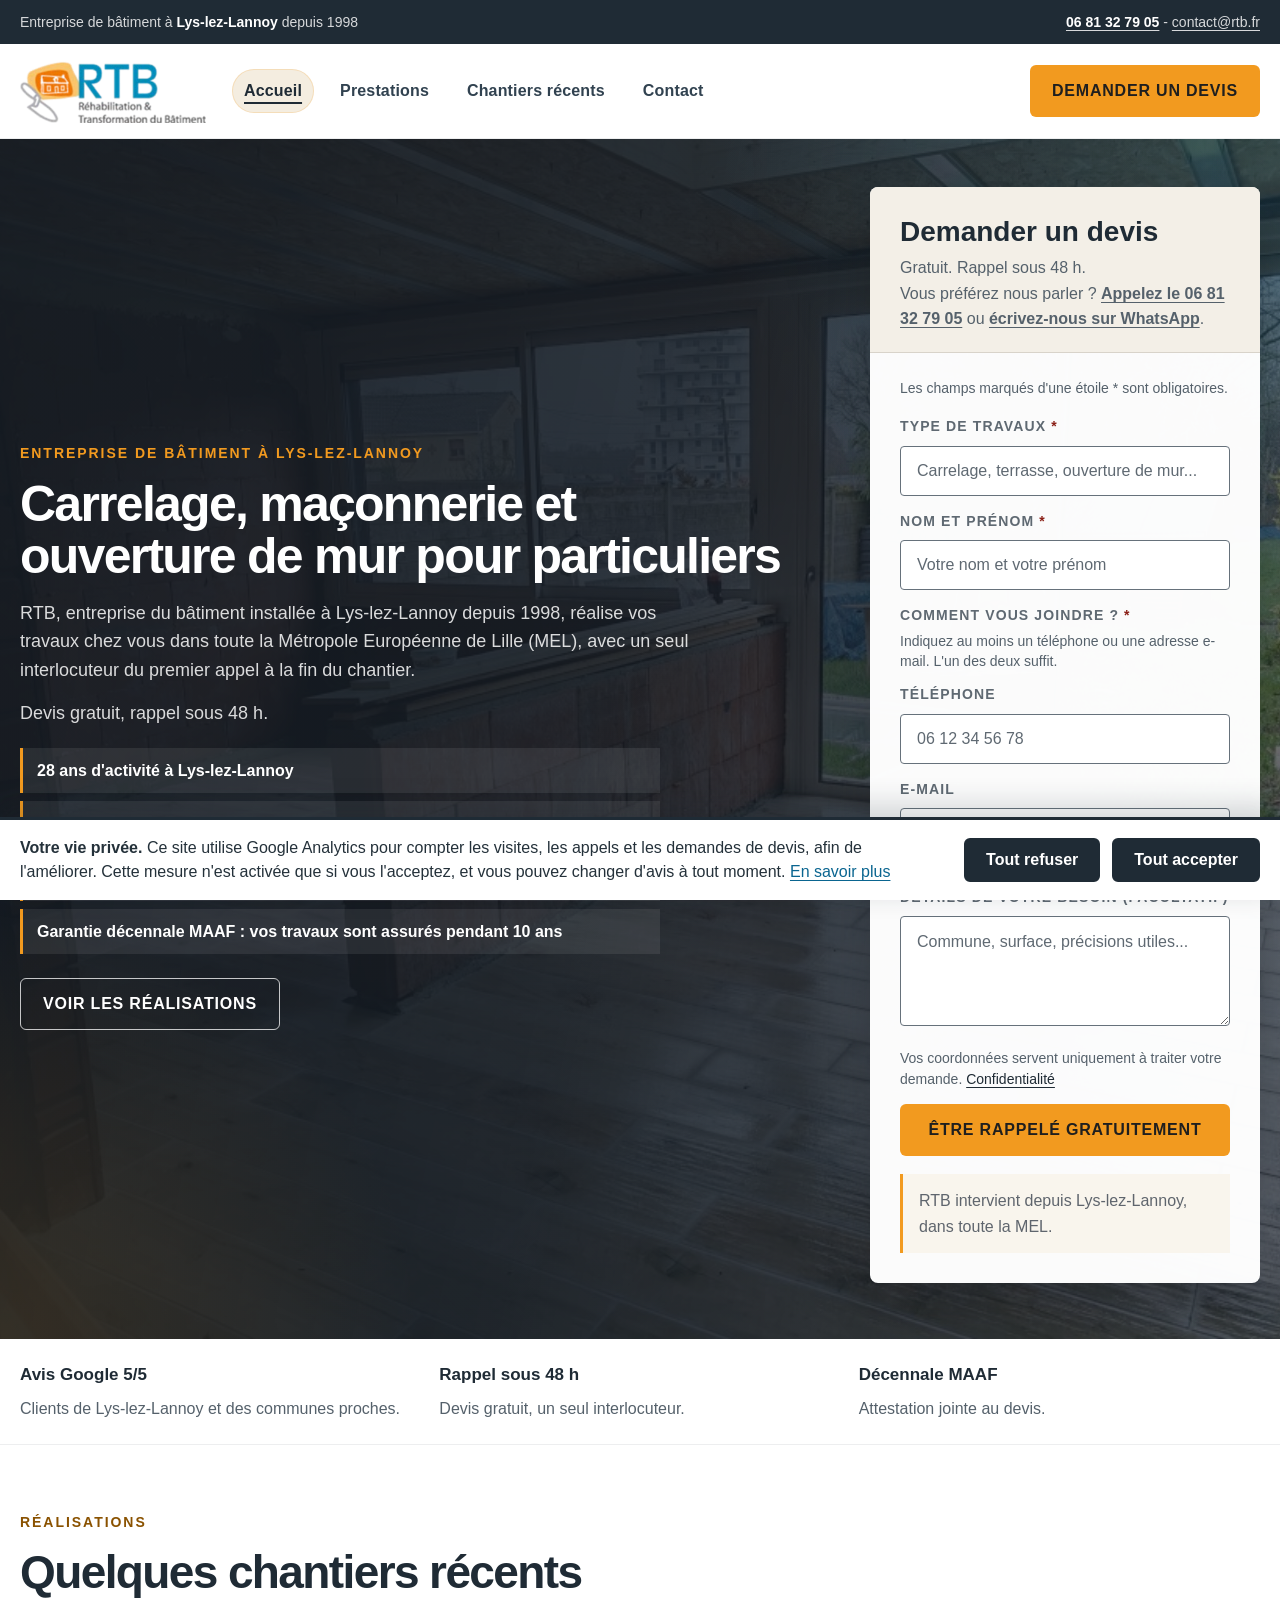
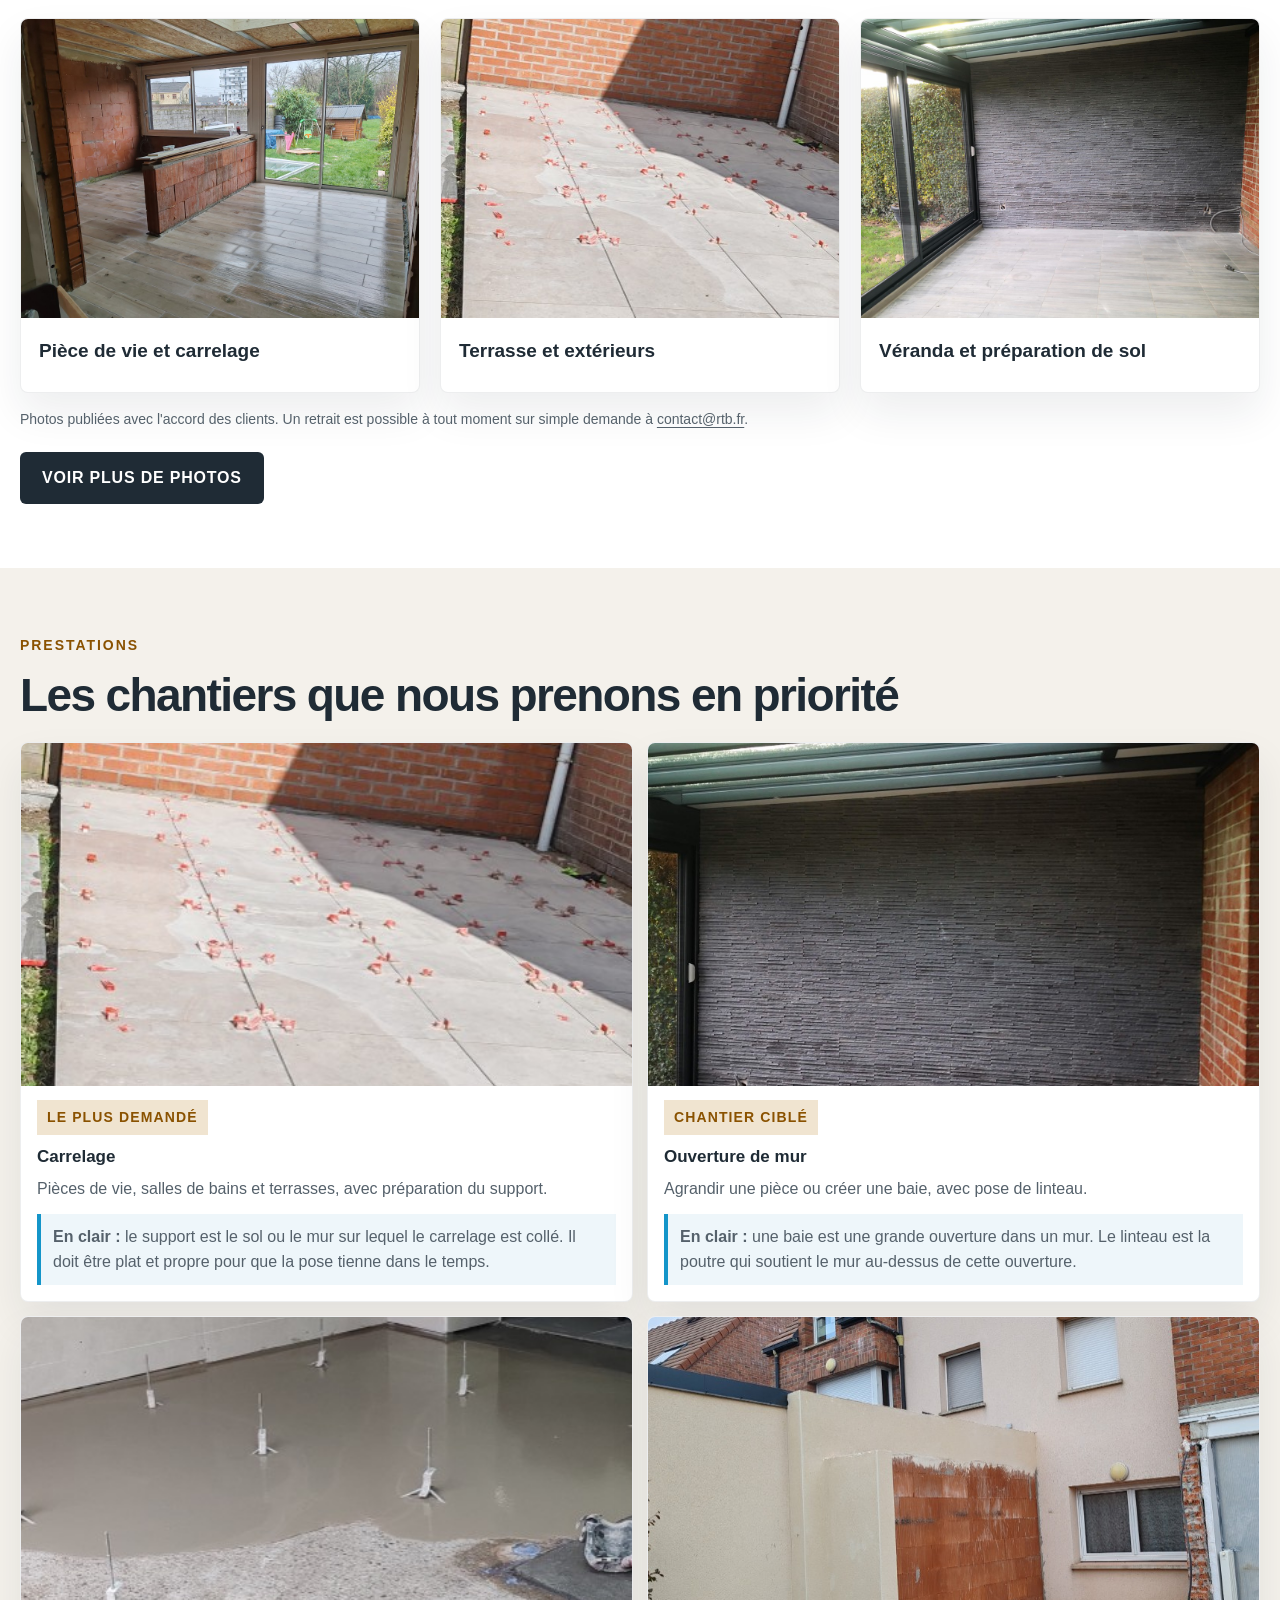
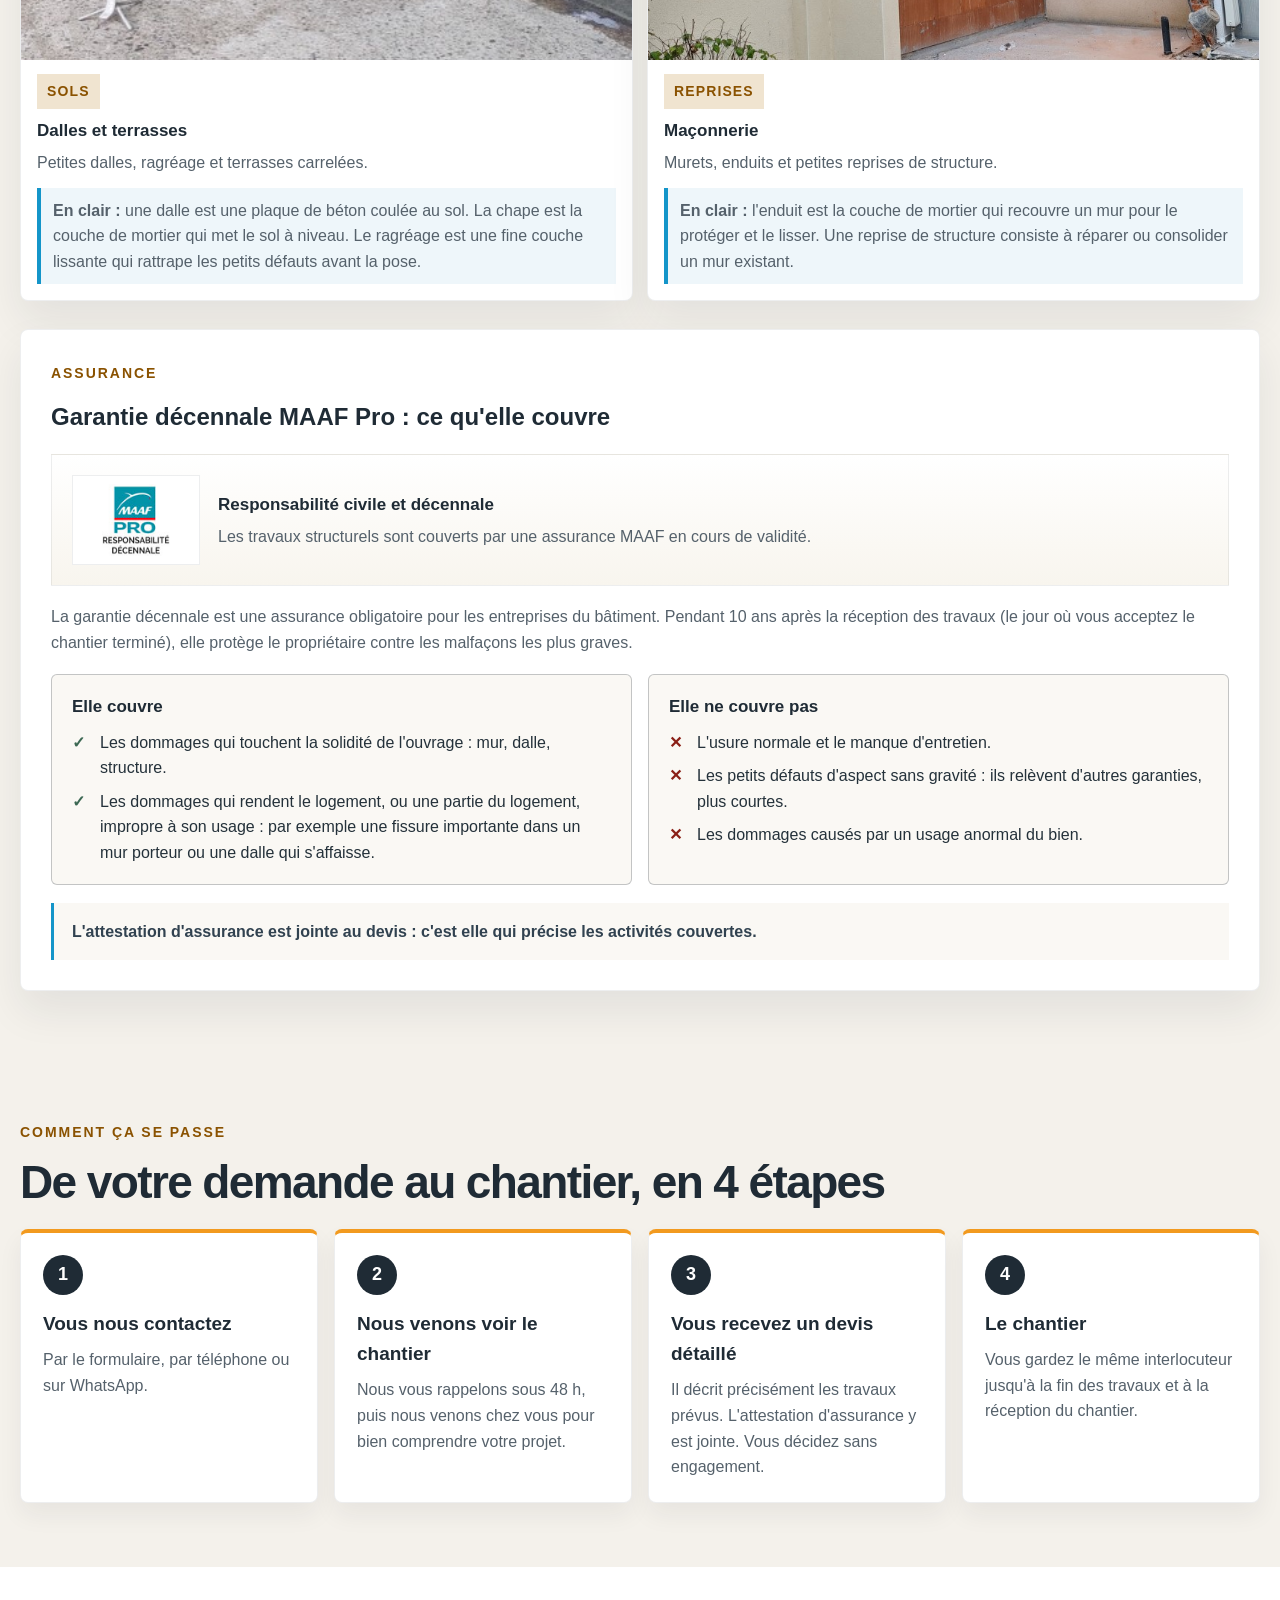
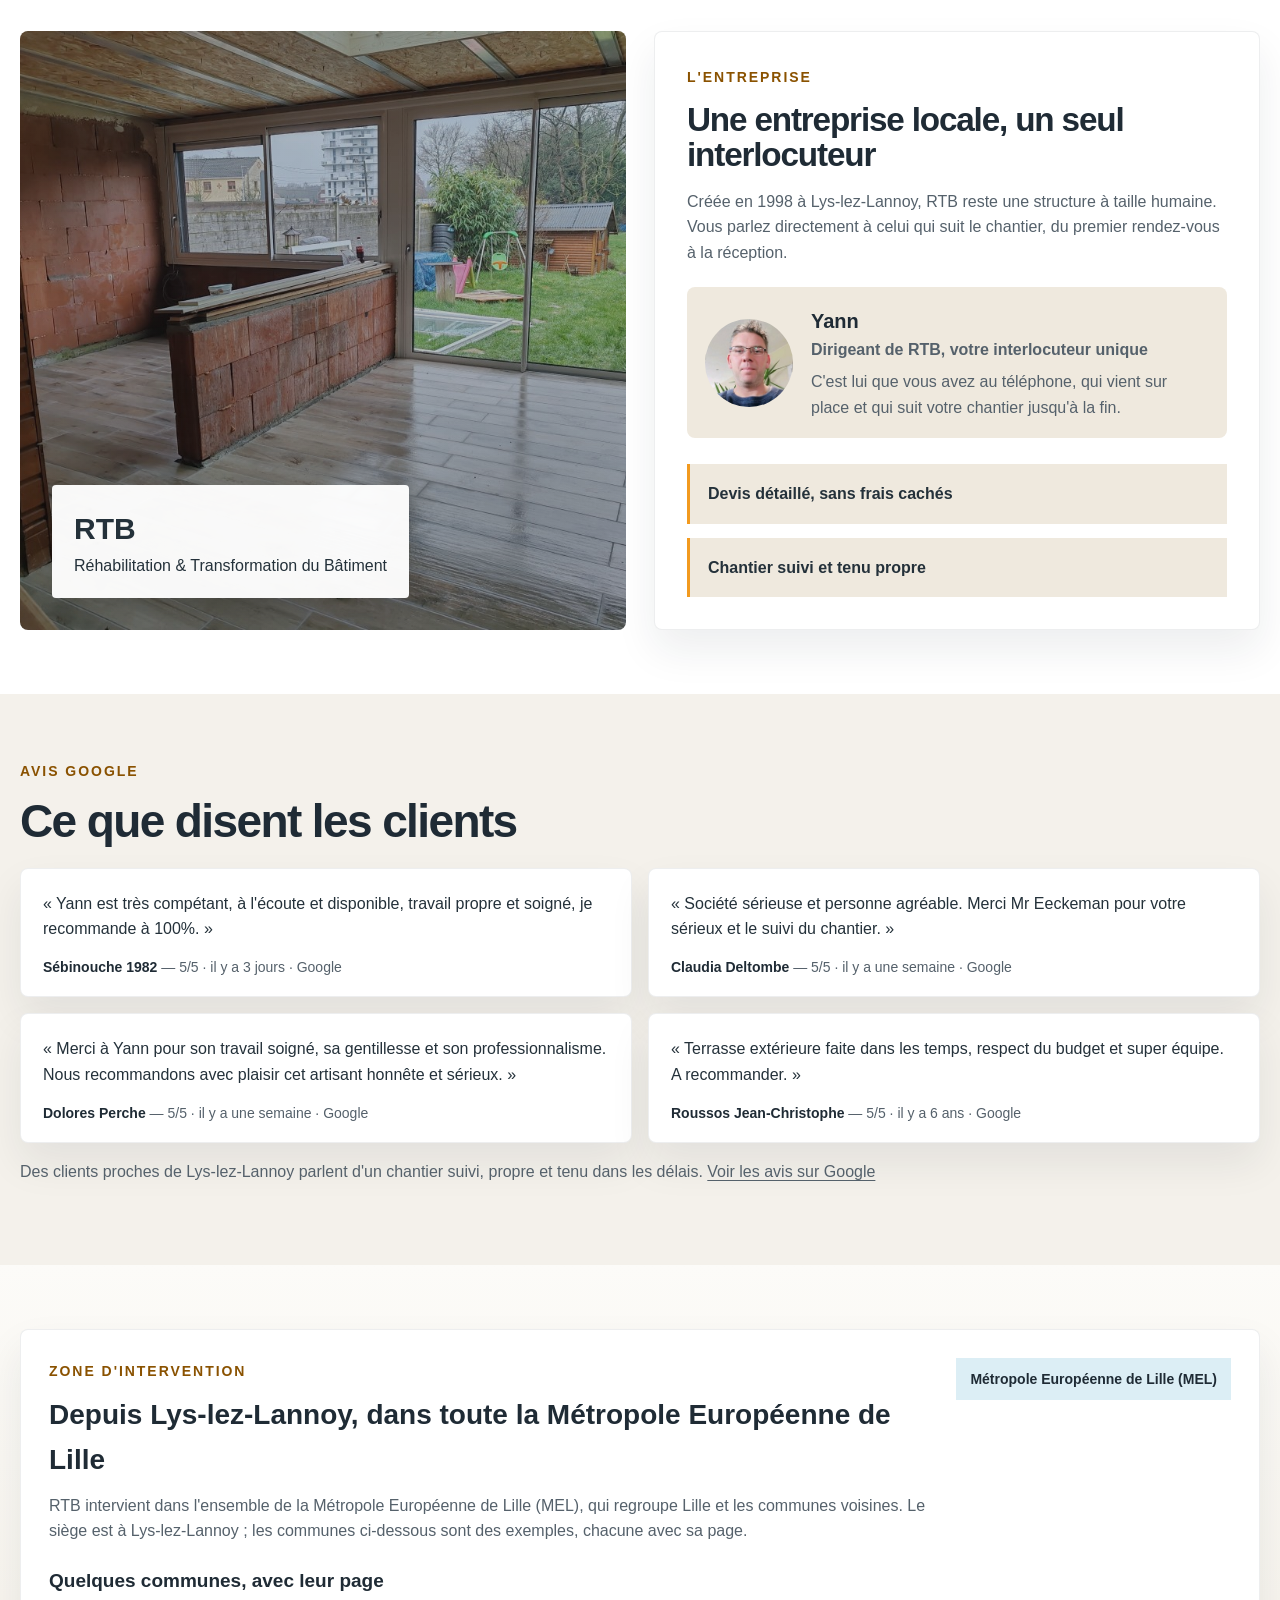
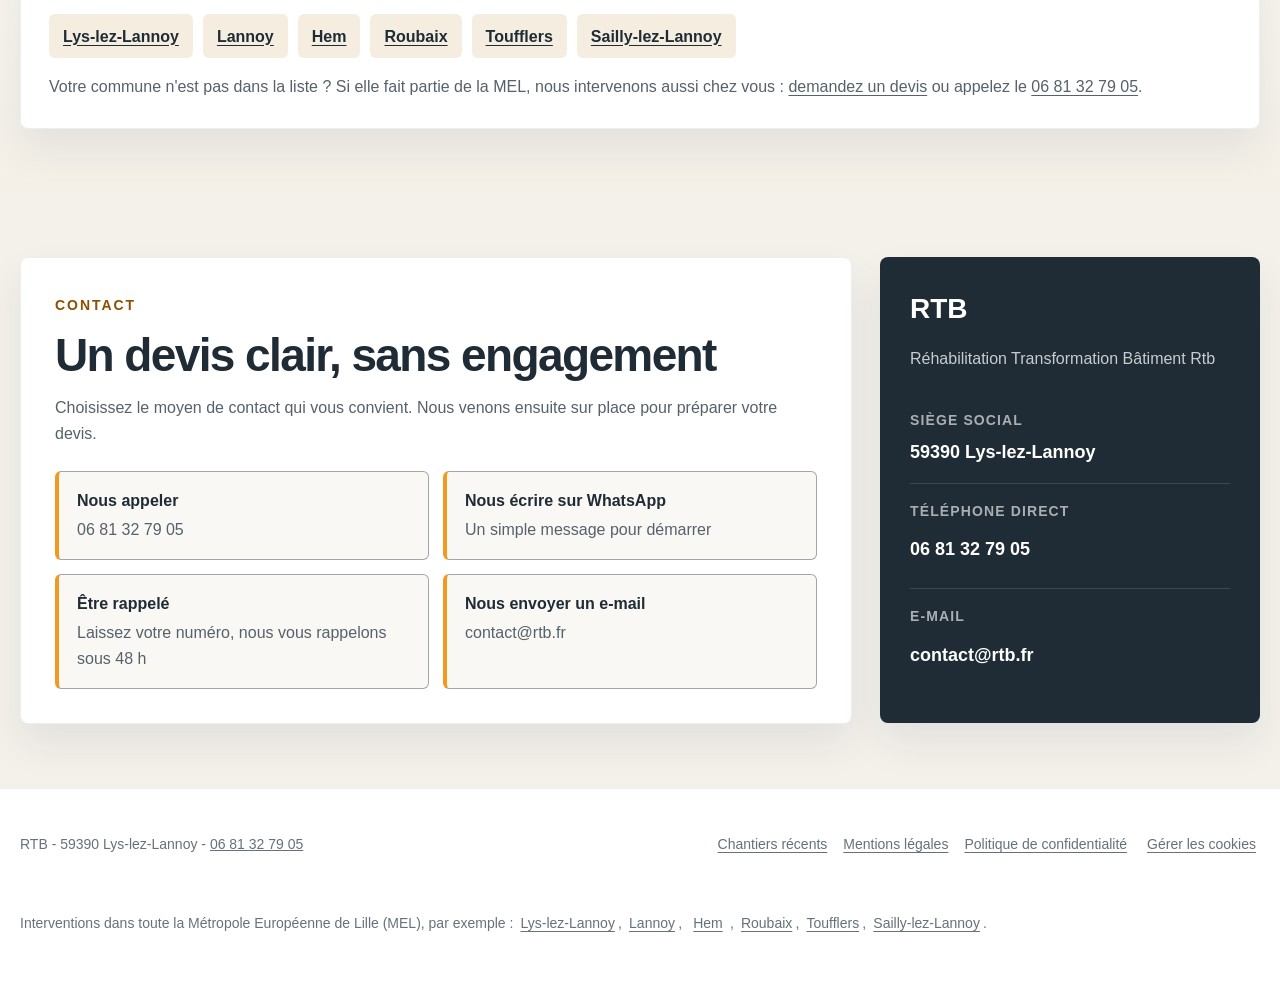
<file: index.html>
<!DOCTYPE html>
<html lang="fr">
<head>
    <meta charset="UTF-8">
    <meta http-equiv="Content-Security-Policy" content="upgrade-insecure-requests">
    <script>
        // Safari signale « non sécurisé » une page ou un formulaire en http. Sur le vrai domaine, on passe en https (pas en local).
        if (location.protocol === "http:" && /^(www\.)?rtb\.fr$/i.test(location.hostname)) location.replace("https://rtb.fr" + location.pathname + location.search + location.hash);
    </script>
    <meta name="viewport" content="width=device-width, initial-scale=1.0">
    <title>Carrelage et maçonnerie pour particuliers à Lys-lez-Lannoy | RTB</title>
    <meta
        name="description"
        content="RTB, entreprise du bâtiment à Lys-lez-Lannoy depuis 1998. Carrelage, terrasse, ouverture de mur et maçonnerie pour particuliers, dans toute la Métropole Européenne de Lille (MEL). Devis gratuit, rappel sous 48 h."
    >
    <link rel="canonical" href="https://rtb.fr/">
    <link rel="icon" href="favicon.ico" sizes="any">
    <link rel="icon" type="image/png" sizes="32x32" href="favicon-32.png">
    <link rel="apple-touch-icon" href="apple-touch-icon.png">
    
    <!-- Open Graph / Réseaux sociaux -->
    <meta property="og:type" content="website">
    <meta property="og:url" content="https://rtb.fr/">
    <meta property="og:title" content="Carrelage et maçonnerie à Lys-lez-Lannoy | RTB">
    <meta property="og:description" content="Petits chantiers de particuliers : carrelage, terrasse, ouverture de mur. Entreprise locale depuis 1998. Devis gratuit.">
    <meta property="og:image" content="https://rtb.fr/images/piece.jpg">

    <!-- Schema.org SEO Local -->
    <script type="application/ld+json">
    {
      "@context": "https://schema.org",
      "@type": "HomeAndConstructionBusiness",
      "name": "Réhabilitation Transformation Bâtiment Rtb",
      "alternateName": ["RTB", "Réhabilitation & Transformation du Bâtiment"],
      "url": "https://rtb.fr/",
      "image": "https://rtb.fr/images/piece.jpg",
      "logo": "https://rtb.fr/rtb-logo.png",
      "identifier": {
        "@type": "PropertyValue",
        "propertyID": "SIREN",
        "value": "420636078"
      },
      "telephone": "+33681327905",
      "email": "contact@rtb.fr",
      "sameAs": [
        "https://www.google.com/maps/search/?api=1&query=R%C3%A9habilitation+Transformation+B%C3%A2timent+Rtb+Lys-lez-Lannoy"
      ],
      "address": {
        "@type": "PostalAddress",
        "addressLocality": "Lys-lez-Lannoy",
        "postalCode": "59390",
        "addressRegion": "Hauts-de-France",
        "addressCountry": "FR"
      },
      "areaServed": [
        { "@type": "City", "name": "Lys-lez-Lannoy" },
        { "@type": "City", "name": "Lannoy" },
        { "@type": "City", "name": "Hem" },
        { "@type": "City", "name": "Roubaix" },
        { "@type": "City", "name": "Toufflers" },
        { "@type": "City", "name": "Sailly-lez-Lannoy" },
        { "@type": "AdministrativeArea", "name": "Métropole Européenne de Lille" }
      ],
      "foundingDate": "1998-10-20",
      "priceRange": "€€",
      "hasOfferCatalog": {
        "@type": "OfferCatalog",
        "name": "Prestations RTB",
        "itemListElement": [
          { "@type": "Offer", "itemOffered": { "@type": "Service", "name": "Pose de carrelage", "url": "https://rtb.fr/carrelage.html" } },
          { "@type": "Offer", "itemOffered": { "@type": "Service", "name": "Ouverture de mur", "url": "https://rtb.fr/ouverture-mur.html" } },
          { "@type": "Offer", "itemOffered": { "@type": "Service", "name": "Dalles et terrasses", "url": "https://rtb.fr/dalles-terrasses.html" } },
          { "@type": "Offer", "itemOffered": { "@type": "Service", "name": "Maçonnerie", "url": "https://rtb.fr/maconnerie.html" } }
        ]
      },
      "aggregateRating": {
        "@type": "AggregateRating",
        "ratingValue": "4.4",
        "ratingCount": "7",
        "reviewCount": "7",
        "bestRating": "5"
      }
    }
    </script>

    <script src="tracking.js" defer></script>
    <script src="site.js" defer></script>
    <script src="quote-form.js" defer></script>
    <style>
        :root {
            --bg: #f4f1eb;
            --surface: #ffffff;
            --surface-alt: #efe9de;
            --surface-soft: #faf8f4;
            --dark: #1f2b35;
            --dark-soft: #314250;
            --text: #24313a;
            --muted: #55616b;
            --line: #d8d3ca;
            --blue: #1495c9;
            --blue-text: #0a6590; /* bleu pour le texte (contraste ≥ 5:1) */
            --field-border: #66717b; /* bordure des champs (≥ 3:1) */
            --blue-soft: #dceef5;
            --orange: #f29a1f;
            --orange-dark: #8a5200; /* orange foncé : texte (≥ 5:1 sur fonds clairs) ; --orange reste réservé aux aplats et filets */
            --success: #3c6853;
            --shadow: 0 20px 42px rgba(27, 39, 49, 0.08);
            --shadow-soft: 0 12px 24px rgba(27, 39, 49, 0.06);
            --radius: 8px;
            --content: 1240px;
        }

        * { box-sizing: border-box; }
        html { scroll-behavior: smooth; }
        section[id],
        article[id] { scroll-margin-top: 118px; }
        body {
            margin: 0;
            font-family: Inter, "Segoe UI", Arial, sans-serif;
            color: var(--text);
            background: var(--bg);
            line-height: 1.6;
        }
        a { color: inherit; text-decoration: none; }
        img { display: block; max-width: 100%; height: auto; }
        button,
        input,
        textarea { font: inherit; }
        .container { width: min(var(--content), calc(100% - 40px)); margin: 0 auto; }
        .section { padding: 64px 0; }
        .eyebrow {
            display: inline-block;
            color: var(--orange-dark);
            font-size: 0.875rem;
            font-weight: 800;
            letter-spacing: 0.14em;
            text-transform: uppercase;
        }
        .section-title {
            margin: 14px 0 0;
            color: var(--dark);
            font-size: clamp(1.875rem, 3.6vw, 2.875rem);
            line-height: 1.04;
            letter-spacing: -0.035em;
        }
        .section-intro {
            margin: 16px 0 0;
            max-width: 760px;
            color: var(--muted);
            font-size: 1.0625rem;
        }

        .topbar {
            background: var(--dark);
            color: rgba(255, 255, 255, 0.82);
            font-size: 0.875rem;
        }
        .topbar-inner {
            min-height: 44px;
            display: flex;
            align-items: center;
            justify-content: space-between;
            gap: 18px;
        }
        .topbar strong { color: #fff; }

        .site-header {
            position: sticky;
            top: 0;
            z-index: 40;
            background: rgba(255, 255, 255, 0.97);
            border-bottom: 1px solid rgba(31, 43, 53, 0.08);
            backdrop-filter: blur(12px);
        }
        .header-inner {
            min-height: 94px;
            display: flex;
            align-items: center;
            gap: 26px;
        }
        .brand {
            flex: 0 0 auto;
            display: inline-flex;
            align-items: center;
        }
        .brand img { width: 186px; height: auto; }
        .menu-toggle {
            display: none;
            margin-left: auto;
            width: 48px;
            height: 48px;
            border: 1px solid rgba(31, 43, 53, 0.55);
            border-radius: 6px;
            background: #fff;
            color: var(--dark);
            font-size: 1.625rem;
            cursor: pointer;
        }
        .nav-wrap {
            flex: 1 1 auto;
            display: flex;
            align-items: center;
            justify-content: space-between;
            gap: 18px;
            min-width: 0;
        }
        .nav-shell {
            width: 100%;
            display: flex;
            align-items: center;
            justify-content: space-between;
            gap: 18px;
            min-width: 0;
        }
        .nav {
            display: flex;
            align-items: center;
            flex-wrap: nowrap;
            gap: 18px;
            min-width: 0;
        }
        .nav-link {
            display: inline-flex;
            align-items: center;
            justify-content: center;
            min-height: 2.75rem;
            padding: 0 12px;
            white-space: nowrap;
            color: var(--dark-soft);
            font-size: 1rem;
            font-weight: 700;
            border-radius: 999px;
            letter-spacing: 0.01em;
            transition: color 0.2s ease, background 0.2s ease, box-shadow 0.2s ease;
        }
        .nav-link:hover,
        .nav-link:focus-visible {
            color: var(--dark);
            text-decoration: underline;
            text-underline-offset: 6px;
        }
        .nav-link.is-current {
            background: #f4ede0;
            color: var(--dark);
            text-decoration: underline;
            text-decoration-thickness: 2px;
            text-underline-offset: 6px;
            box-shadow: inset 0 0 0 1px rgba(242, 154, 31, 0.2);
        }
        .header-cta {
            flex: 0 0 auto;
            margin-left: auto;
            display: flex;
            align-items: center;
        }
        .header-cta .cta-short { display: none; }

        .btn {
            display: inline-flex;
            align-items: center;
            justify-content: center;
            min-height: 52px;
            padding: 0 22px;
            border: 0;
            border-radius: 6px;
            font-size: 1rem;
            font-weight: 800;
            text-transform: uppercase;
            letter-spacing: 0.05em;
            cursor: pointer;
            transition: transform 0.2s ease, opacity 0.2s ease, background 0.2s ease;
        }
        .btn:hover { transform: translateY(-1px); }
        .btn-primary { background: var(--orange); color: #1f1f1f; }
        .btn-primary:hover { background: #e58d13; }
        .btn-secondary {
            background: transparent;
            color: #fff;
            border: 1px solid rgba(255, 255, 255, 0.75);
        }
        .btn-dark {
            background: var(--dark);
            color: #fff;
        }
        .btn-dark:hover { background: #172129; }
        .btn-outline {
            background: transparent;
            color: var(--dark);
            border: 1px solid rgba(31, 43, 53, 0.55);
        }

        .hero {
            position: relative;
            overflow: hidden;
            color: #fff;
            background:
                linear-gradient(101deg, rgba(20, 27, 35, 0.95) 0%, rgba(20, 27, 35, 0.88) 48%, rgba(20, 27, 35, 0.58) 100%),
                url("images/piece.jpg") center/cover no-repeat;
        }
        .hero::before {
            content: "";
            position: absolute;
            inset: 0;
            background:
                radial-gradient(circle at top right, rgba(20, 149, 201, 0.16), transparent 32%),
                radial-gradient(circle at bottom left, rgba(242, 154, 31, 0.12), transparent 24%);
            pointer-events: none;
        }
        .hero-inner {
            position: relative;
            z-index: 1;
            min-height: 0;
            display: grid;
            grid-template-columns: minmax(0, 1.2fr) minmax(340px, 410px);
            gap: 36px;
            align-items: center;
            padding: 48px 0 56px;
        }
        /* Sur le fond sombre du bandeau, on garde l'orange vif (le texte orange foncé y serait illisible). */
        .hero .eyebrow { color: var(--orange); }
        .hero-copy h1 {
            margin: 12px 0 16px;
            max-width: 780px;
            font-size: clamp(2rem, 4vw, 3.125rem);
            line-height: 1.05;
            letter-spacing: -0.035em;
        }
        .hero-copy p {
            max-width: 690px;
            margin: 0 0 14px;
            color: rgba(255, 255, 255, 0.84);
            font-size: 1.125rem;
        }
        .hero-points {
            display: grid;
            grid-template-columns: 1fr;
            gap: 8px;
            margin: 20px 0 24px;
            max-width: 640px;
        }
        .hero-points div {
            min-height: 0;
            display: flex;
            align-items: center;
            padding: 10px 14px;
            background: rgba(255, 255, 255, 0.08);
            border-left: 3px solid var(--orange);
            font-size: 1rem;
            font-weight: 600;
        }
        .reveal-on-scroll,
        .reveal-on-scroll.is-visible {
            opacity: 1;
            transform: none;
        }
        .hero-actions {
            display: flex;
            flex-wrap: wrap;
            gap: 12px;
        }

        .hero-form {
            background: rgba(255, 255, 255, 0.98);
            color: var(--text);
            box-shadow: 0 26px 44px rgba(0, 0, 0, 0.18);
            border-radius: var(--radius);
            overflow: hidden;
        }
        .hero-form-head {
            padding: 30px 30px 20px;
            background: #f3efe7;
            border-bottom: 1px solid var(--line);
        }
        .hero-form-head h2 {
            margin: 0 0 8px;
            font-size: 1.75rem;
            line-height: 1.08;
            color: var(--dark);
        }
        .hero-form-head p {
            margin: 0;
            color: var(--muted);
            font-size: 1rem;
        }
        .hero-form-body { padding: 24px 30px 30px; }
        .field { margin-bottom: 14px; }
        .field label {
            display: block;
            margin-bottom: 8px;
            color: #5f6972;
            font-size: 0.875rem;
            font-weight: 800;
            letter-spacing: 0.08em;
            text-transform: uppercase;
        }
        .field input,
        .field textarea,
        .contact-form input,
        .contact-form textarea {
            width: 100%;
            border: 1px solid var(--field-border);
            background: #fff;
            color: var(--text);
            padding: 0 16px;
            border-radius: 4px;
        }
        .field input,
        .contact-form input { min-height: 50px; }
        .field textarea,
        .contact-form textarea {
            min-height: 110px;
            padding: 12px 16px;
            resize: vertical;
        }
        .field input::placeholder,
        .field textarea::placeholder,
        .contact-form input::placeholder,
        .contact-form textarea::placeholder {
            color: #5f6972;
        }
        .field select {
            width: 100%;
            min-height: 50px;
            padding: 0 16px;
            border: 1px solid var(--field-border);
            border-radius: 4px;
            background: #fff;
            color: var(--text);
        }
        .field-group {
            margin: 0 0 14px;
            padding: 0;
            border: 0;
            min-width: 0;
        }
        .field-group legend {
            padding: 0;
            margin-bottom: 4px;
            color: #5f6972;
            font-size: 0.875rem;
            font-weight: 800;
            letter-spacing: 0.08em;
            text-transform: uppercase;
        }
        .field-hint { margin: 6px 0 0; color: var(--muted); font-size: 0.875rem; line-height: 1.45; }
        .field-group > .field-hint { margin: 0 0 12px; }
        .form-required { margin: 0 0 16px; color: var(--muted); font-size: 0.875rem; }
        .req { color: #8a1f16; font-weight: 800; }
        .field-error {
            margin: 6px 0 0;
            color: #8a1f16;
            font-size: 0.9375rem;
            font-weight: 700;
            line-height: 1.4;
        }
        .field-error::before { content: "\26A0\FE0E  Erreur : "; }
        .field input[aria-invalid="true"],
        .field textarea[aria-invalid="true"],
        .field select[aria-invalid="true"] {
            border: 2px solid #8a1f16;
            background: #fff8f7;
        }
        .form-summary {
            margin: 0 0 16px;
            padding: 14px 16px;
            border: 2px solid #8a1f16;
            border-radius: 6px;
            background: #fdecea;
            color: #5c140e;
            font-size: 1rem;
        }
        .form-summary strong { display: block; margin-bottom: 6px; }
        .form-summary ul { margin: 0; padding-left: 1.25rem; }
        .form-summary a { color: #5c140e; font-weight: 700; text-decoration: underline; }
        .form-success {
            padding: 30px;
            background: #e8f6ee;
            border-top: 4px solid #1d5a38;
            color: #14402a;
        }
        .form-success[hidden] { display: none; }
        .form-success h3 { margin: 0 0 10px; font-size: 1.5rem; line-height: 1.2; }
        .form-success h3::before { content: "\2713  "; }
        .form-success p { margin: 0 0 12px; font-size: 1.0625rem; }
        .form-success a { text-decoration: underline; font-weight: 700; }
        .hero-form-body[hidden] { display: none; }
        .form-alert[tabindex="-1"]:focus { outline-offset: 2px; }
        .form-alert.is-error::before { content: "Erreur : "; }
        .form-alert.is-success::before { content: "Envoyé : "; }
        .btn[aria-disabled="true"] { opacity: 0.75; cursor: progress; }
        .form-consent {
            margin: 6px 0 14px;
            color: var(--muted);
            font-size: 0.875rem;
            line-height: 1.5;
        }
        .form-consent a { color: var(--dark); text-decoration: underline; }
        .hero-note {
            margin-top: 18px;
            padding: 14px 16px;
            border-left: 3px solid var(--orange);
            background: #f9f5ed;
            color: #5f656d;
            font-size: 1rem;
        }

        .proof-strip {
            background: #fff;
            border-bottom: 1px solid rgba(31, 43, 53, 0.08);
        }
        .proof-grid {
            display: grid;
            grid-template-columns: repeat(3, minmax(0, 1fr));
            gap: 18px;
            padding: 22px 0;
        }
        .photo-rights {
            margin-top: 16px;
            color: var(--muted);
            font-size: 0.875rem;
            line-height: 1.5;
        }
        .proof-card {
            padding-right: 10px;
        }
        .proof-card strong {
            display: block;
            margin-bottom: 8px;
            color: var(--dark);
            font-size: 1.0625rem;
        }
        .proof-card span {
            color: var(--muted);
            font-size: 1rem;
        }

        .showcase {
            background: #fff;
        }
        .showcase-head {
            display: block;
            margin-bottom: 22px;
        }
        .showcase-head p {
            margin: 0;
            color: var(--muted);
            font-size: 1rem;
        }
        .showcase-grid {
            display: grid;
            grid-template-columns: repeat(3, minmax(0, 1fr));
            gap: 20px;
        }
        .showcase-card {
            background: #fff;
            border: 1px solid rgba(31, 43, 53, 0.08);
            box-shadow: var(--shadow);
            border-radius: var(--radius);
            overflow: hidden;
        }
        .showcase-card img {
            width: 100%;
            aspect-ratio: 4 / 3;
            height: auto;
            object-fit: cover;
            object-position: center;
            display: block;
            background: #ece4d7;
        }
        .showcase-body {
            padding: 18px;
        }
        .showcase-body h3 {
            margin: 0 0 8px;
            font-size: 1.1875rem;
            color: var(--dark);
        }
        .showcase-body p {
            margin: 0;
            color: var(--muted);
            font-size: 1rem;
        }
        .showcase-note {
            margin-top: 20px;
            padding: 16px 18px;
            border-left: 3px solid var(--orange);
            background: #f8f4ec;
            color: var(--dark-soft);
            font-size: 1rem;
        }

        .services-head {
            display: block;
            margin-bottom: 22px;
        }
        .services-head p {
            margin: 0;
            color: var(--muted);
            font-size: 1rem;
        }
        .service-grid {
            display: grid;
            grid-template-columns: repeat(4, minmax(0, 1fr));
            gap: 14px;
        }
        .service-card {
            background: #fff;
            border: 1px solid rgba(31, 43, 53, 0.08);
            box-shadow: var(--shadow);
            border-radius: var(--radius);
            overflow: hidden;
            color: inherit;
        }
        a.service-card { display: block; }
        a.service-card:hover { transform: translateY(-2px); }
        .reviews-grid {
            display: grid;
            grid-template-columns: repeat(2, minmax(0, 1fr));
            gap: 16px;
        }
        .review-card {
            background: #fff;
            border: 1px solid rgba(31, 43, 53, 0.08);
            box-shadow: var(--shadow);
            border-radius: var(--radius);
            padding: 22px 22px 18px;
        }
        .review-card p { margin: 0 0 14px; color: var(--text); font-size: 1rem; }
        .review-card footer { color: var(--muted); font-size: 0.875rem; }
        .review-card strong { color: var(--dark); }
        .reviews-note { margin-top: 16px; font-size: 1rem; color: var(--muted); }
        .zone-links {
            display: flex;
            flex-wrap: wrap;
            gap: 10px;
            margin-top: 18px;
        }
        .zone-links a {
            display: inline-flex;
            align-items: center;
            min-height: 2.75rem;
            padding: 0 14px;
            background: #f4ede0;
            color: var(--dark);
            font-size: 1rem;
            font-weight: 700;
            border-radius: 6px;
        }
        .footer-zones {
            width: 100%;
            margin-top: 10px;
            font-size: 0.875rem;
        }
        .footer-zones a { text-decoration: underline; }
        .site-footer a[href^="tel"] { text-decoration: underline; }
        .service-card img {
            width: 100%;
            aspect-ratio: 16 / 9;
            height: auto;
            object-fit: cover;
            object-position: center;
            display: block;
            background: #e9e5de;
        }
        .service-body { padding: 14px 16px 16px; }
        .service-tag {
            display: inline-flex;
            align-items: center;
            padding: 6px 10px;
            background: #f0e4d0;
            color: var(--orange-dark);
            font-size: 0.875rem;
            font-weight: 800;
            letter-spacing: 0.08em;
            text-transform: uppercase;
        }
        .service-body h3 {
            margin: 8px 0 6px;
            font-size: 1.0625rem;
            color: var(--dark);
        }
        .service-body p {
            margin: 0;
            color: var(--muted);
            font-size: 1rem;
        }
        .service-body ul {
            list-style: none;
            padding: 0;
            margin: 0;
            display: grid;
            gap: 6px;
        }
        .service-body li {
            position: relative;
            padding-left: 18px;
            font-size: 1rem;
        }
        .service-body li::before {
            content: "";
            position: absolute;
            left: 0;
            top: 9px;
            width: 6px;
            height: 6px;
            background: var(--orange);
            border-radius: 50%;
        }

        .reassurance-band {
            margin-top: 28px;
            display: grid;
            grid-template-columns: 1fr;
            gap: 24px;
        }
        .insurance-card {
            background: #fff;
            border: 1px solid rgba(31, 43, 53, 0.08);
            box-shadow: var(--shadow);
            padding: 30px;
            border-radius: 8px;
        }
        .insurance-card h3 {
            margin: 12px 0 12px;
            font-size: 1.5rem;
            color: var(--dark);
        }
        .insurance-card p {
            margin: 0;
            color: var(--muted);
            font-size: 1rem;
        }
        .insurance-inline {
            margin-top: 18px;
            display: grid;
            grid-template-columns: 128px 1fr;
            gap: 18px;
            align-items: center;
            padding: 20px;
            border: 1px solid rgba(31, 43, 53, 0.08);
            background: linear-gradient(180deg, #fff 0%, #f8f5ee 100%);
        }
        .insurance-inline img {
            display: block;
            width: 100%;
            height: 90px;
            min-height: 90px;
            max-height: 90px;
            object-fit: contain;
            object-position: center;
            padding: 8px;
            background: #fff;
            border: 1px solid rgba(31, 43, 53, 0.08);
        }
        .insurance-inline strong {
            display: block;
            margin-bottom: 6px;
            color: var(--dark);
            font-size: 1.0625rem;
        }
        .insurance-note {
            margin-top: 18px;
            padding: 16px 18px;
            background: var(--surface-soft);
            border-left: 3px solid var(--blue);
            color: var(--dark-soft);
            font-size: 1rem;
            font-weight: 600;
        }

        .about {
            background: #fff;
        }
        .about-grid {
            display: grid;
            grid-template-columns: minmax(0, 1fr) minmax(0, 1fr);
            gap: 28px;
        }
        .about-visual {
            position: relative;
            min-height: 320px;
            overflow: hidden;
            border-radius: var(--radius);
            background:
                linear-gradient(rgba(20, 28, 35, 0.28), rgba(20, 28, 35, 0.28)),
                url("images/piece.jpg") center/cover no-repeat;
        }
        .about-badge {
            position: absolute;
            left: 32px;
            bottom: 32px;
            padding: 20px 22px;
            background: rgba(255, 255, 255, 0.96);
            box-shadow: 0 14px 28px rgba(0, 0, 0, 0.14);
            border-radius: 4px;
        }
        .about-badge strong {
            display: block;
            font-size: 1.875rem;
        }
        .about-copy {
            background: #fff;
            border: 1px solid rgba(31, 43, 53, 0.08);
            box-shadow: var(--shadow);
            padding: 32px;
            border-radius: var(--radius);
        }
        .about-copy .section-title {
            font-size: clamp(1.75rem, 2.6vw, 2.375rem);
        }
        .about-copy p {
            color: var(--muted);
            font-size: 1rem;
        }
        .about-list {
            display: grid;
            gap: 14px;
            margin-top: 26px;
        }
        .about-list div {
            padding: 17px 18px;
            border-left: 3px solid var(--orange);
            background: var(--surface-alt);
            font-weight: 600;
        }

        .territory {
            background: linear-gradient(180deg, #fcfbf8 0%, #f4f0e8 100%);
        }
        .territory-grid {
            display: grid;
            grid-template-columns: minmax(0, 1.12fr) minmax(320px, 0.88fr);
            gap: 28px;
            align-items: start;
        }
        .territory-map,
        .territory-copy,
        .contact-card,
        .legal-card {
            background: #fff;
            border: 1px solid rgba(31, 43, 53, 0.08);
            box-shadow: var(--shadow);
            border-radius: var(--radius);
        }
        .territory-map {
            padding: 28px;
        }
        .territory-map-head,
        .territory-copy-head {
            display: flex;
            align-items: flex-start;
            justify-content: space-between;
            gap: 18px;
            margin-bottom: 20px;
        }
        .territory-map-head h2,
        .territory-map-head h3,
        .territory-copy-head h3 {
            margin: 10px 0 0;
            color: var(--dark);
            font-size: 1.75rem;
        }
        .territory-map-head p,
        .territory-copy-head p {
            margin: 10px 0 0;
            color: var(--muted);
            font-size: 1rem;
        }
        .territory-badge {
            flex: 0 0 auto;
            display: inline-flex;
            align-items: center;
            padding: 10px 14px;
            background: var(--blue-soft);
            color: var(--dark);
            font-size: 0.875rem;
            font-weight: 700;
        }
        .city-chips-grid {
            display: grid;
            grid-template-columns: repeat(auto-fit, minmax(130px, 1fr));
            gap: 10px;
            margin: 20px 0;
        }
        .city-chip {
            padding: 10px 14px;
            background: var(--surface-soft);
            border: 1px solid var(--line);
            border-radius: 4px;
            font-size: 0.875rem;
            font-weight: 700;
            color: var(--dark-soft);
            text-align: center;
        }
        .territory-subtext {
            color: var(--muted);
            font-size: 1rem;
            line-height: 1.5;
            margin: 0;
        }
        .territory-copy {
            padding: 30px;
            display: grid;
            align-content: start;
            gap: 24px;
        }
        .territory-list {
            display: grid;
            gap: 12px;
        }
        .territory-list div {
            padding: 16px 18px;
            background: var(--surface-soft);
            border-left: 3px solid var(--orange);
        }
        .territory-note {
            padding: 18px 20px;
            background: var(--dark);
            color: #fff;
            border-radius: 4px;
        }
        .territory-note strong {
            display: block;
            margin-bottom: 6px;
            font-size: 1.0625rem;
        }

        .contact-shell {
            display: grid;
            grid-template-columns: minmax(0, 1fr) 380px;
            gap: 28px;
            align-items: start;
        }
        .contact-card {
            padding: 34px;
        }
        .contact-card p {
            color: var(--muted);
            font-size: 1rem;
        }
        .channel-list {
            list-style: none;
            margin: 24px 0 0;
            padding: 0;
            display: grid;
            grid-template-columns: repeat(2, minmax(0, 1fr));
            gap: 14px;
        }
        .channel {
            display: flex;
            flex-direction: column;
            gap: 4px;
            min-height: 44px;
            height: 100%;
            padding: 16px 18px;
            border: 1px solid rgba(31, 43, 53, 0.4);
            border-left: 4px solid var(--orange);
            border-radius: 6px;
            background: var(--surface-soft);
            color: var(--dark);
            transition: background 0.2s ease;
        }
        .channel:hover { background: #fff; }
        .channel-name { font-weight: 800; }
        .channel-detail { color: var(--muted); }
        .form-alt { margin-top: 10px; }
        .form-alt a { text-decoration: underline; font-weight: 700; }
        .coverage {
            display: grid;
            grid-template-columns: repeat(2, minmax(0, 1fr));
            gap: 16px;
            margin-top: 18px;
        }
        .coverage > div {
            padding: 18px 20px;
            background: var(--surface-soft);
            border: 1px solid rgba(31, 43, 53, 0.25);
            border-radius: 6px;
        }
        .coverage h4 { margin: 0 0 10px; color: var(--dark); font-size: 1.0625rem; }
        .coverage ul { list-style: none; margin: 0; padding: 0; display: grid; gap: 8px; }
        .coverage li { position: relative; padding-left: 1.75rem; color: var(--text); }
        .coverage li::before {
            position: absolute;
            left: 0;
            top: 0;
            font-weight: 800;
        }
        .coverage-yes li::before { content: "\2713"; color: var(--success); }
        .coverage-no li::before { content: "\2715"; color: #8a1f16; }
        .insurance-card .insurance-lead { margin-top: 18px; }
        .steps {
            list-style: none;
            margin: 0;
            padding: 0;
            display: grid;
            grid-template-columns: repeat(4, minmax(0, 1fr));
            gap: 16px;
            counter-reset: none;
        }
        .step {
            padding: 22px;
            background: #fff;
            border: 1px solid rgba(31, 43, 53, 0.08);
            border-top: 4px solid var(--orange);
            box-shadow: var(--shadow-soft);
            border-radius: var(--radius);
        }
        .step-num {
            display: inline-flex;
            align-items: center;
            justify-content: center;
            width: 2.5rem;
            height: 2.5rem;
            border-radius: 50%;
            background: var(--dark);
            color: #fff;
            font-size: 1.125rem;
            font-weight: 800;
        }
        .step h3 { margin: 14px 0 8px; color: var(--dark); font-size: 1.1875rem; }
        .step p { margin: 0; color: var(--muted); }
        .person-card {
            display: grid;
            grid-template-columns: 5.5rem 1fr;
            gap: 18px;
            align-items: center;
            margin-top: 22px;
            padding: 18px;
            background: var(--surface-alt);
            border-radius: var(--radius);
        }
        .person-photo {
            width: 5.5rem;
            height: 5.5rem;
            border-radius: 50%;
            object-fit: cover;
            object-position: 50% 18%;
        }
        .person-initial {
            display: flex;
            align-items: center;
            justify-content: center;
            background: var(--dark);
            color: #fff;
            font-size: 2.25rem;
            font-weight: 800;
        }
        .person-name { display: block; color: var(--dark); font-size: 1.25rem; font-weight: 800; }
        .person-role { display: block; color: var(--muted); font-weight: 600; }
        .person-card p { margin: 6px 0 0; }
        .zone-title { margin: 22px 0 0; color: var(--dark); font-size: 1.1875rem; }
        ul.zone-links { list-style: none; padding: 0; }
        .zone-help { margin: 14px 0 0; color: var(--muted); }
        .reviews-grid { list-style: none; padding: 0; margin: 0; }
        .contact-form {
            display: grid;
            gap: 14px;
            margin-top: 24px;
        }
        .contact-form-row {
            display: grid;
            grid-template-columns: repeat(2, minmax(0, 1fr));
            gap: 14px;
        }
        .contact-panel {
            background: var(--dark);
            color: #fff;
            padding: 30px;
            box-shadow: var(--shadow);
            border-radius: var(--radius);
        }
        .contact-panel h3 {
            margin: 0 0 14px;
            font-size: 1.75rem;
        }
        .contact-panel p {
            margin: 0 0 22px;
            color: rgba(255, 255, 255, 0.76);
        }
        .contact-line {
            padding: 16px 0;
            border-top: 1px solid rgba(255, 255, 255, 0.12);
        }
        .contact-line:first-of-type { border-top: 0; }
        .contact-line span {
            display: block;
            margin-bottom: 6px;
            color: rgba(255, 255, 255, 0.62);
            font-size: 0.875rem;
            font-weight: 800;
            letter-spacing: 0.08em;
            text-transform: uppercase;
        }
        .contact-line strong { font-size: 1.125rem; }

        .cta-banner {
            display: flex;
            justify-content: space-between;
            align-items: center;
            gap: 26px;
            padding: 38px 40px;
            background: linear-gradient(90deg, var(--orange) 0%, #d98816 100%);
            color: #1f1f1f;
            box-shadow: var(--shadow);
            border-radius: var(--radius);
        }
        .cta-banner .btn-dark {
            background: #fff;
            color: var(--dark);
            box-shadow: 0 14px 28px rgba(31, 43, 53, 0.18);
            border: 1px solid rgba(31, 43, 53, 0.08);
        }
        .cta-banner p {
            margin: 10px 0 0;
            max-width: 720px;
            color: rgba(31, 31, 31, 0.85);
        }

        .legal-preview-grid {
            display: grid;
            grid-template-columns: repeat(2, minmax(0, 1fr));
            gap: 24px;
        }
        .legal-card {
            padding: 30px;
        }
        .legal-card h3 {
            margin: 12px 0;
            font-size: 1.5625rem;
            color: var(--dark);
        }
        .legal-card p {
            margin: 0 0 12px;
            color: var(--muted);
            font-size: 1rem;
        }
        .legal-link {
            display: inline-flex;
            align-items: center;
            gap: 8px;
            margin-top: 12px;
            color: var(--blue-text);
            font-size: 0.875rem;
            font-weight: 800;
            text-transform: uppercase;
            letter-spacing: 0.04em;
        }

        .site-footer {
            padding: 34px 0 42px;
            background: #fff;
            border-top: 1px solid rgba(31, 43, 53, 0.08);
        }
        .footer-inner {
            display: flex;
            justify-content: space-between;
            gap: 24px;
            align-items: center;
            flex-wrap: wrap;
            color: #66717b;
            font-size: 0.875rem;
        }
        .footer-links {
            display: flex;
            flex-wrap: wrap;
            gap: 16px;
            justify-content: flex-end;
        }

        .scroll-top {
            position: fixed;
            right: 34px;
            bottom: 28px;
            width: 58px;
            height: 58px;
            border: 1px solid rgba(31, 43, 53, 0.45);
            border-radius: 50%;
            background: linear-gradient(180deg, #ffffff 0%, #f4ede0 100%);
            color: var(--dark);
            display: inline-flex;
            align-items: center;
            justify-content: center;
            box-shadow: 0 16px 30px rgba(31, 43, 53, 0.18);
            cursor: pointer;
            opacity: 0;
            pointer-events: none;
            transform: translateY(12px);
            transition: opacity 0.2s ease, transform 0.2s ease, box-shadow 0.2s ease, background 0.2s ease;
            z-index: 45;
        }
        .scroll-top:hover {
            background: linear-gradient(180deg, #fff7eb 0%, #f0ddbd 100%);
            box-shadow: 0 18px 34px rgba(31, 43, 53, 0.22);
        }
        .scroll-top::before {
            content: "";
            width: 14px;
            height: 14px;
            border-top: 3px solid var(--orange-dark);
            border-left: 3px solid var(--orange-dark);
            transform: translateY(4px) rotate(45deg);
            display: block;
        }
        .scroll-top.visible {
            opacity: 1;
            pointer-events: auto;
            transform: translateY(0);
        }
        .form-alert {
            display: none;
            margin: 0 0 16px;
            padding: 14px 16px;
            border-radius: 6px;
            font-size: 1rem;
            font-weight: 700;
            line-height: 1.45;
        }
        .form-alert.is-visible { display: block; }
        .form-alert.is-success {
            background: #e8f6ee;
            color: #1d5a38;
            border: 1px solid #8fcead;
        }
        .form-alert.is-error {
            background: #fdecea;
            color: #8a1f16;
            border: 1px solid #f0b4ad;
        }

        @media (min-width: 1440px) {
            .hero-inner { min-height: 0; }
        }

        @media (max-width: 1280px) {
            .nav { gap: 14px; }
            .nav-link { font-size: 1rem; }
            .hero-inner {
                grid-template-columns: minmax(0, 1fr) minmax(320px, 390px);
                gap: 30px;
            }
            .service-grid {
                grid-template-columns: repeat(2, minmax(0, 1fr));
            }
        }

        @media (max-width: 1180px) {
            .services-head,
            .showcase-head,
            .reassurance-band,
            .about-grid,
            .territory-grid,
            .contact-shell {
                grid-template-columns: 1fr;
            }
            .hero-inner {
                grid-template-columns: 1fr;
                min-height: auto;
            }
            .hero-form {
                max-width: 520px;
            }
            .proof-grid,
            .service-grid,
            .showcase-grid,
            .reviews-grid,
            .steps,
            .legal-preview-grid {
                grid-template-columns: repeat(2, minmax(0, 1fr));
            }
        }

        @media (max-width: 1180px) {
            .hero {
                background:
                    linear-gradient(rgba(20, 27, 35, 0.9), rgba(20, 27, 35, 0.9)),
                    url("images/piece.jpg") center/cover no-repeat;
            }
            .menu-toggle { display: inline-flex; align-items: center; justify-content: center; }
            .nav-wrap {
                position: absolute;
                top: 94px;
                left: 0;
                right: 0;
                display: none;
                padding: 0 20px 18px;
                z-index: 12;
            }
            .nav-wrap.open { display: block; }
            .nav-shell {
                background: #fff;
                border: 1px solid rgba(31, 43, 53, 0.08);
                box-shadow: var(--shadow);
                padding: 18px;
            }
            .nav {
                display: grid;
                grid-template-columns: repeat(2, minmax(0, 1fr));
                gap: 10px;
            }
            .nav-link {
                justify-content: flex-start;
                min-height: 48px;
                padding: 0 16px;
            }
            .header-inner {
                flex-wrap: nowrap;
                gap: 8px;
                min-height: 78px;
            }
            .header-cta {
                margin-left: auto;
                margin-top: 0;
            }
            .header-cta .btn {
                min-height: 44px;
                padding: 0 12px;
                font-size: 0.9375rem;
            }
            .header-cta .cta-full { display: none; }
            .header-cta .cta-short { display: inline; }
            .menu-toggle {
                margin-left: 0;
            }
        }

        @media (max-width: 900px) {
            .container { width: min(var(--content), calc(100% - 28px)); }
            .topbar-inner,
            .footer-inner,
            .cta-banner {
                flex-direction: column;
                align-items: flex-start;
            }
            .proof-grid,
            .service-grid,
            .showcase-grid,
            .reviews-grid,
            .legal-preview-grid,
            .contact-form-row,
            .channel-list,
            .insurance-meta {
                grid-template-columns: 1fr;
            }
            .service-card img,
            .showcase-card img {
                aspect-ratio: 16 / 10;
                max-height: 340px;
            }
            .section { padding: 48px 0; }
            .hero-inner { padding: 36px 0 44px; }
            .hero-points { grid-template-columns: 1fr; }
            .brand img { width: 118px; }
        }

        @media (max-width: 680px) {
            .insurance-inline { grid-template-columns: 1fr; }
            .coverage,
            .steps { grid-template-columns: 1fr; }
            .territory-map-head,
            .territory-copy-head { flex-wrap: wrap; }
            .service-card img,
            .showcase-card img {
                aspect-ratio: 4 / 3;
                max-height: none;
            }
            .topbar-inner {
                min-height: auto;
                padding: 12px 0;
                align-items: flex-start;
            }
            .header-inner {
                min-height: 82px;
            }
            .nav-wrap {
                top: 82px;
                padding: 0 14px 14px;
            }
            .nav {
                grid-template-columns: 1fr;
            }
            .section-title {
                font-size: clamp(1.625rem, 8vw, 2.125rem);
            }
            .hero-copy p,
            .section-intro,
            .contact-card p,
            .sector-copy p {
                font-size: 1rem;
            }
            .hero-form-head,
            .hero-form-body,
            .service-body,
            .reassurance-card,
            .insurance-card,
            .about-copy,
            .territory-map,
            .territory-copy,
            .contact-card,
            .contact-panel,
            .legal-card,
            .cta-banner {
                padding-left: 22px;
                padding-right: 22px;
            }
        }
    </style>
    <link rel="stylesheet" href="ux.css">
</head>
<body class="has-mobile-bar">
    <a class="skip-link" href="#main">Aller au contenu principal</a>

    <div class="topbar" role="region" aria-label="Coordonnées de l'entreprise">
        <div class="container topbar-inner">
            <div>Entreprise de bâtiment à <strong>Lys-lez-Lannoy</strong> depuis 1998</div>
            <div>
                <a href="tel:0681327905" style="color: inherit;"><strong>06 81 32 79 05</strong></a> 
                - 
                <a href="mailto:contact@rtb.fr" style="color: inherit;">contact@rtb.fr</a>
            </div>
        </div>
    </div>

    <header class="site-header">
        <div class="container header-inner">
            <a class="brand" href="#top" aria-label="Accueil RTB">
                <img src="rtb-logo.png" alt="RTB Bâtiment" width="186" height="54">
            </a>

            <div class="nav-wrap" id="site-nav" data-nav-wrap>
                <div class="nav-shell">
                    <nav class="nav" aria-label="Navigation principale">
                        <a class="nav-link" href="#top" data-scroll-target="#top">Accueil</a>
                        <a class="nav-link" href="#prestations" data-scroll-target="#prestations">Prestations</a>
                        <a class="nav-link" href="chantiers-recents.html" data-scroll-target="#chantiers">Chantiers récents</a>
                        <a class="nav-link" href="#contact" data-scroll-target="#contact">Contact</a>
                    </nav>
                </div>
            </div>

            <div class="header-cta">
                <a href="#devis" class="btn btn-primary"><span class="cta-full">Demander un devis</span><span class="cta-short">Devis</span></a>
            </div>

            <button class="menu-toggle" type="button" aria-label="Ouvrir le menu" aria-expanded="false" aria-controls="site-nav" data-menu-toggle>
                &#9776;
            </button>
        </div>
    </header>

    <main id="main" tabindex="-1">
<section class="hero" id="top">
            <div class="container hero-inner">
                <div class="hero-copy">
                    <span class="eyebrow">Entreprise de bâtiment à Lys-lez-Lannoy</span>
                    <h1>Carrelage, maçonnerie et ouverture de mur pour particuliers</h1>
                    <p>
                        RTB, entreprise du bâtiment installée à Lys-lez-Lannoy depuis 1998, réalise vos travaux chez vous dans toute la Métropole Européenne de Lille (MEL), avec un seul interlocuteur du premier appel à la fin du chantier.
                    </p>
                    <p>Devis gratuit, rappel sous 48 h.</p>

                    <div class="hero-points">
                        <div>28 ans d'activité à Lys-lez-Lannoy</div>
                        <div>Carrelage, terrasse, ouverture de mur</div>
                        <div>Avis clients Google : 5/5</div>
                        <div>Garantie décennale MAAF : vos travaux sont assurés pendant 10 ans</div>
                    </div>

                    <div class="hero-actions">
                        <a class="btn btn-secondary" href="#chantiers">Voir les réalisations</a>
                    </div>
                </div>

                <form class="hero-form" id="devis" action="contact-process.php" method="POST" aria-labelledby="devis-titre" novalidate data-quote-form>
                    <!-- Champ Honeypot anti-spam -->
                    <div style="display:none;" aria-hidden="true">
                        <input type="text" name="website_url" tabindex="-1" autocomplete="off">
                    </div>
                    <input type="hidden" name="origine" value="hero">
                    <div class="form-alert" data-form-alert tabindex="-1"></div>

                    <div class="hero-form-head">
                        <h2 id="devis-titre" tabindex="-1" data-devis-title>Demander un devis</h2>
                        <p>Gratuit. Rappel sous 48 h.</p>
                        <p class="form-alt">
                            Vous préférez nous parler ?
                            <a href="tel:0681327905">Appelez le 06 81 32 79 05</a>
                            ou <a href="https://wa.me/33681327905?text=Bonjour%2C%20je%20souhaite%20un%20devis%20pour%20des%20travaux." rel="noopener">écrivez-nous sur WhatsApp</a>.
                        </p>
                    </div>

                    <!-- Confirmation d'envoi : affichée par quote-form.js, le focus lui est donné. -->
                    <div class="form-success" tabindex="-1" data-form-success hidden>
                        <h3>Merci, votre demande est bien envoyée</h3>
                        <p data-form-success-detail>Nous vous rappelons sous 48 h.</p>
                        <p>Une question en attendant ? Appelez le <a href="tel:0681327905">06 81 32 79 05</a>.</p>
                        <button class="btn btn-dark" type="button" data-form-again>Faire une autre demande</button>
                    </div>

                    <div class="hero-form-body" data-form-body>
                        <!-- Résumé des erreurs : le focus lui est donné quand le formulaire est incorrect. -->
                        <div class="form-summary" role="alert" tabindex="-1" data-form-summary hidden></div>
                        <p class="form-required">Les champs marqués d'une étoile <span aria-hidden="true">*</span> sont obligatoires.</p>

                        <div class="field">
                            <label for="hero-project">Type de travaux <span class="req" aria-hidden="true">*</span></label>
                            <input id="hero-project" name="projet" type="text" placeholder="Carrelage, terrasse, ouverture de mur..." required autocomplete="off" aria-describedby="hero-project-error" data-devis-first>
                            <p class="field-error" id="hero-project-error" data-error-for="hero-project" hidden></p>
                        </div>

                        <div class="field">
                            <label for="hero-name">Nom et prénom <span class="req" aria-hidden="true">*</span></label>
                            <input id="hero-name" name="nom" type="text" placeholder="Votre nom et votre prénom" required autocomplete="name" autocapitalize="words" aria-describedby="hero-name-error">
                            <p class="field-error" id="hero-name-error" data-error-for="hero-name" hidden></p>
                        </div>

                        <fieldset class="field-group">
                            <legend>Comment vous joindre ? <span class="req" aria-hidden="true">*</span></legend>
                            <p class="field-hint" id="contact-hint">Indiquez au moins un téléphone ou une adresse e-mail. L'un des deux suffit.</p>
                            <div class="field">
                                <label for="hero-phone">Téléphone</label>
                                <input id="hero-phone" name="telephone" type="tel" inputmode="tel" placeholder="06 12 34 56 78" autocomplete="tel" aria-describedby="contact-hint hero-phone-error">
                                <p class="field-error" id="hero-phone-error" data-error-for="hero-phone" hidden></p>
                            </div>
                            <div class="field">
                                <label for="hero-email">E-mail</label>
                                <input id="hero-email" name="email" type="email" inputmode="email" placeholder="nom@exemple.fr" autocomplete="email" autocapitalize="none" spellcheck="false" aria-describedby="contact-hint hero-email-error">
                                <p class="field-error" id="hero-email-error" data-error-for="hero-email" hidden></p>
                            </div>
                        </fieldset>

                        <div class="field">
                            <label for="hero-message">Détails de votre besoin (facultatif)</label>
                            <textarea id="hero-message" name="message" placeholder="Commune, surface, précisions utiles..."></textarea>
                        </div>

                        <!-- Mention légale de consentement RGPD -->
                        <p class="form-consent">
                            Vos coordonnées servent uniquement à traiter votre demande. <a href="politique-confidentialite.html">Confidentialité</a>
                        </p>

                        <button class="btn btn-primary" type="submit" style="width: 100%;" data-form-submit>Être rappelé gratuitement</button>
                        <p class="sr-only" role="status" aria-live="polite" data-form-live></p>
                        <div class="hero-note">
                            RTB intervient depuis Lys-lez-Lannoy, dans toute la MEL.
                        </div>
                    </div>
                </form>
            </div>
        </section>

        <section class="proof-strip" aria-label="Points de confiance">
            <div class="container proof-grid">
                <article class="proof-card">
                    <strong>Avis Google 5/5</strong>
                    <span>Clients de Lys-lez-Lannoy et des communes proches.</span>
                </article>
                <article class="proof-card">
                    <strong>Rappel sous 48 h</strong>
                    <span>Devis gratuit, un seul interlocuteur.</span>
                </article>
                <article class="proof-card">
                    <strong>Décennale MAAF</strong>
                    <span>Attestation jointe au devis.</span>
                </article>
            </div>
        </section>

        <section class="section showcase" id="chantiers">
            <div class="container">
                <div class="showcase-head">
                    <div>
                        <span class="eyebrow">Réalisations</span>
                        <h2 class="section-title">Quelques chantiers récents</h2>
                    </div>
                </div>

                <div class="showcase-grid">
                    <article class="showcase-card">
                        <img src="images/piece.jpg" alt="Pièce de vie avec mur de briques et carrelage imitation bois" width="400" height="300" loading="lazy">
                        <div class="showcase-body">
                            <h3>Pièce de vie et carrelage</h3>
                        </div>
                    </article>

                    <article class="showcase-card">
                        <img src="images/terrasse.jpg" alt="Terrasse carrelée grand format" width="400" height="300" loading="lazy">
                        <div class="showcase-body">
                            <h3>Terrasse et extérieurs</h3>
                        </div>
                    </article>

                    <article class="showcase-card">
                        <img src="images/veranda.jpg" alt="Véranda avec mur de pierre et sol carrelé" width="400" height="300" loading="lazy">
                        <div class="showcase-body">
                            <h3>Véranda et préparation de sol</h3>
                        </div>
                    </article>
                </div>

                <p class="photo-rights">
                    Photos publiées avec l'accord des clients. Un retrait est possible à tout moment sur simple demande à <a href="mailto:contact@rtb.fr">contact@rtb.fr</a>.
                </p>

                <div style="margin-top: 22px;">
                    <a class="btn btn-dark" href="chantiers-recents.html">Voir plus de photos</a>
                </div>
            </div>
        </section>

        <section class="section" id="prestations">
            <div class="container">
                <div class="services-head">
                    <div>
                        <span class="eyebrow">Prestations</span>
                        <h2 class="section-title">Les chantiers que nous prenons en priorité</h2>
                    </div>
                </div>

                <div class="service-grid">
                    <a class="service-card" id="carrelage" href="carrelage.html">
                        <img src="images/terrasse.jpg" alt="" width="560" height="180" loading="lazy">
                        <div class="service-body">
                            <span class="service-tag">Le plus demandé</span>
                            <h3>Carrelage</h3>
                            <p>Pièces de vie, salles de bains et terrasses, avec préparation du support.</p>
                            <p class="plain-note"><strong>En clair :</strong> le support est le sol ou le mur sur lequel le carrelage est collé. Il doit être plat et propre pour que la pose tienne dans le temps.</p>
                        </div>
                    </a>

                    <a class="service-card" id="ouverture" href="ouverture-mur.html">
                        <img src="images/veranda-2.jpg" alt="" width="560" height="180" loading="lazy">
                        <div class="service-body">
                            <span class="service-tag">Chantier ciblé</span>
                            <h3>Ouverture de mur</h3>
                            <p>Agrandir une pièce ou créer une baie, avec pose de linteau.</p>
                            <p class="plain-note"><strong>En clair :</strong> une baie est une grande ouverture dans un mur. Le linteau est la poutre qui soutient le mur au-dessus de cette ouverture.</p>
                        </div>
                    </a>

                    <a class="service-card" id="beton" href="dalles-terrasses.html">
                        <img src="images/ragreage.jpg" alt="" width="560" height="180" loading="lazy">
                        <div class="service-body">
                            <span class="service-tag">Sols</span>
                            <h3>Dalles et terrasses</h3>
                            <p>Petites dalles, ragréage et terrasses carrelées.</p>
                            <p class="plain-note"><strong>En clair :</strong> une dalle est une plaque de béton coulée au sol. La chape est la couche de mortier qui met le sol à niveau. Le ragréage est une fine couche lissante qui rattrape les petits défauts avant la pose.</p>
                        </div>
                    </a>

                    <a class="service-card" id="maconnerie" href="maconnerie.html">
                        <img src="images/enduit.jpg" alt="" width="560" height="180" loading="lazy">
                        <div class="service-body">
                            <span class="service-tag">Reprises</span>
                            <h3>Maçonnerie</h3>
                            <p>Murets, enduits et petites reprises de structure.</p>
                            <p class="plain-note"><strong>En clair :</strong> l'enduit est la couche de mortier qui recouvre un mur pour le protéger et le lisser. Une reprise de structure consiste à réparer ou consolider un mur existant.</p>
                        </div>
                    </a>
                </div>

                <div class="reassurance-band">
                    <article class="insurance-card">
                        <span class="eyebrow">Assurance</span>
                        <h3>Garantie décennale MAAF Pro : ce qu'elle couvre</h3>
                        <div class="insurance-inline">
                            <img src="images/maaf.jpg" alt="Logo MAAF Assurances Professionnelles" width="128" height="90" loading="lazy">
                            <div>
                                <strong>Responsabilité civile et décennale</strong>
                                <p>
                                    Les travaux structurels sont couverts par une assurance MAAF en cours de validité.
                                </p>
                            </div>
                        </div>
                        <p class="insurance-lead">
                            La garantie décennale est une assurance obligatoire pour les entreprises du bâtiment. Pendant 10 ans après la réception des travaux (le jour où vous acceptez le chantier terminé), elle protège le propriétaire contre les malfaçons les plus graves.
                        </p>
                        <div class="coverage">
                            <div class="coverage-yes">
                                <h4>Elle couvre</h4>
                                <ul>
                                    <li>Les dommages qui touchent la solidité de l'ouvrage : mur, dalle, structure.</li>
                                    <li>Les dommages qui rendent le logement, ou une partie du logement, impropre à son usage : par exemple une fissure importante dans un mur porteur ou une dalle qui s'affaisse.</li>
                                </ul>
                            </div>
                            <div class="coverage-no">
                                <h4>Elle ne couvre pas</h4>
                                <ul>
                                    <li>L'usure normale et le manque d'entretien.</li>
                                    <li>Les petits défauts d'aspect sans gravité : ils relèvent d'autres garanties, plus courtes.</li>
                                    <li>Les dommages causés par un usage anormal du bien.</li>
                                </ul>
                            </div>
                        </div>
                        <!-- TODO (client) : vérifier avec l'attestation MAAF en cours les activités réellement couvertes, puis valider ce texte. Ne mentionner aucun montant. -->
                        <div class="insurance-note">L'attestation d'assurance est jointe au devis : c'est elle qui précise les activités couvertes.</div>
                    </article>
                </div>
            </div>
        </section>

        <section class="section" id="etapes" aria-labelledby="etapes-titre">
            <div class="container">
                <div class="services-head">
                    <div>
                        <span class="eyebrow">Comment ça se passe</span>
                        <h2 class="section-title" id="etapes-titre">De votre demande au chantier, en 4 étapes</h2>
                    </div>
                </div>
                <ol class="steps" role="list">
                    <li class="step">
                        <span class="step-num" aria-hidden="true">1</span>
                        <h3><span class="sr-only">Étape 1 : </span>Vous nous contactez</h3>
                        <p>Par le formulaire, par téléphone ou sur WhatsApp.</p>
                    </li>
                    <li class="step">
                        <span class="step-num" aria-hidden="true">2</span>
                        <h3><span class="sr-only">Étape 2 : </span>Nous venons voir le chantier</h3>
                        <p>Nous vous rappelons sous 48 h, puis nous venons chez vous pour bien comprendre votre projet.</p>
                    </li>
                    <li class="step">
                        <span class="step-num" aria-hidden="true">3</span>
                        <h3><span class="sr-only">Étape 3 : </span>Vous recevez un devis détaillé</h3>
                        <p>Il décrit précisément les travaux prévus. L'attestation d'assurance y est jointe. Vous décidez sans engagement.</p>
                    </li>
                    <li class="step">
                        <span class="step-num" aria-hidden="true">4</span>
                        <h3><span class="sr-only">Étape 4 : </span>Le chantier</h3>
                        <p>Vous gardez le même interlocuteur jusqu'à la fin des travaux et à la réception du chantier.</p>
                    </li>
                </ol>
            </div>
        </section>

        <section class="section about" id="entreprise">
            <div class="container about-grid">
                <div class="about-visual">
                    <div class="about-badge">
                        <strong>RTB</strong>
                        Réhabilitation &amp; Transformation du Bâtiment
                    </div>
                </div>

                <article class="about-copy">
                    <span class="eyebrow">L'entreprise</span>
                    <h2 class="section-title">Une entreprise locale, un seul interlocuteur</h2>
                    <p>
                        Créée en 1998 à Lys-lez-Lannoy, RTB reste une structure à taille humaine. Vous parlez directement à celui qui suit le chantier, du premier rendez-vous à la réception.
                    </p>

                    <div class="person-card">
                        <img class="person-photo" src="images/yann.jpg" alt="Yann, dirigeant de RTB" width="88" height="88" loading="lazy">
                        <div>
                            <span class="person-name">Yann</span>
                            <span class="person-role">Dirigeant de RTB, votre interlocuteur unique</span>
                            <p>C'est lui que vous avez au téléphone, qui vient sur place et qui suit votre chantier jusqu'à la fin.</p>
                        </div>
                    </div>

                    <div class="about-list">
                        <div>Devis détaillé, sans frais cachés</div>
                        <div>Chantier suivi et tenu propre</div>
                    </div>
                </article>
            </div>
        </section>

        <section class="section" id="avis">
            <div class="container">
                <div class="services-head">
                    <div>
                        <span class="eyebrow">Avis Google</span>
                        <h2 class="section-title">Ce que disent les clients</h2>
                    </div>
                </div>
                <!-- TODO (client) : ajouter ici d'autres avis réels (copier un bloc <article class="review-card">), avec l'accord de leurs auteurs. N'inventer ni avis ni note. -->
                <div class="reviews-grid">
                    <article class="review-card">
                        <p>« Yann est très compétant, à l'écoute et disponible, travail propre et soigné, je recommande à 100%. »</p>
                        <footer><strong>Sébinouche 1982</strong> — 5/5 · il y a 3 jours · Google</footer>
                    </article>
                    <article class="review-card">
                        <p>« Société sérieuse et personne agréable. Merci Mr Eeckeman pour votre sérieux et le suivi du chantier. »</p>
                        <footer><strong>Claudia Deltombe</strong> — 5/5 · il y a une semaine · Google</footer>
                    </article>
                    <article class="review-card">
                        <p>« Merci à Yann pour son travail soigné, sa gentillesse et son professionnalisme. Nous recommandons avec plaisir cet artisant honnête et sérieux. »</p>
                        <footer><strong>Dolores Perche</strong> — 5/5 · il y a une semaine · Google</footer>
                    </article>
                    <article class="review-card">
                        <p>« Terrasse extérieure faite dans les temps, respect du budget et super équipe. A recommander. »</p>
                        <footer><strong>Roussos Jean-Christophe</strong> — 5/5 · il y a 6 ans · Google</footer>
                    </article>
                </div>
                <p class="reviews-note">
                    Des clients proches de Lys-lez-Lannoy parlent d'un chantier suivi, propre et tenu dans les délais.
                    <a href="https://www.google.com/maps/search/?api=1&amp;query=R%C3%A9habilitation+Transformation+B%C3%A2timent+Rtb+Lys-lez-Lannoy" rel="noopener">Voir les avis sur Google</a>
                </p>
            </div>
        </section>

        <section class="section territory" id="secteurs">
            <div class="container">
                <article class="territory-map">
                    <div class="territory-map-head">
                        <div>
                            <span class="eyebrow">Zone d'intervention</span>
                            <h2 class="zone-heading">Depuis Lys-lez-Lannoy, dans toute la Métropole Européenne de Lille</h2>
                            <p>RTB intervient dans l'ensemble de la Métropole Européenne de Lille (MEL), qui regroupe Lille et les communes voisines. Le siège est à Lys-lez-Lannoy ; les communes ci-dessous sont des exemples, chacune avec sa page.</p>
                        </div>
                        <div class="territory-badge">Métropole Européenne de Lille (MEL)</div>
                    </div>
                    <h3 class="zone-title" id="communes-titre">Quelques communes, avec leur page</h3>
                    <!-- Zone confirmée par le client : toute la MEL. Cette liste ne sert que d'exemples et de pages locales ; ajouter une ligne <li> chaque fois qu'une nouvelle page de commune est créée. -->
                    <ul class="zone-links" aria-labelledby="communes-titre">
                        <li><a href="lys-lez-lannoy.html">Lys-lez-Lannoy</a></li>
                        <li><a href="lannoy.html">Lannoy</a></li>
                        <li><a href="hem.html">Hem</a></li>
                        <li><a href="roubaix.html">Roubaix</a></li>
                        <li><a href="toufflers.html">Toufflers</a></li>
                        <li><a href="sailly-lez-lannoy.html">Sailly-lez-Lannoy</a></li>
                    </ul>
                    <p class="zone-help">Votre commune n'est pas dans la liste ? Si elle fait partie de la MEL, nous intervenons aussi chez vous : <a href="#devis">demandez un devis</a> ou appelez le <a href="tel:0681327905">06 81 32 79 05</a>.</p>
                </article>
            </div>
        </section>

        <section class="section" id="contact">
            <div class="container contact-shell">
                <article class="contact-card">
                    <span class="eyebrow">Contact</span>
                    <h2 class="section-title">Un devis clair, sans engagement</h2>
                    <p>
                        Choisissez le moyen de contact qui vous convient. Nous venons ensuite sur place pour préparer votre devis.
                    </p>
                    <ul class="channel-list">
                        <li>
                            <a class="channel" href="tel:0681327905">
                                <span class="channel-name">Nous appeler</span>
                                <span class="channel-detail">06 81 32 79 05</span>
                            </a>
                        </li>
                        <!-- Note : le 06 81 32 79 05 est un numéro mobile normal, probablement aussi joignable sur WhatsApp (à confirmer par le client). Si ce n'est pas le cas, retirer cet élément et le lien WhatsApp du formulaire (#devis). -->
                        <li>
                            <a class="channel" href="https://wa.me/33681327905?text=Bonjour%2C%20je%20souhaite%20un%20devis%20pour%20des%20travaux." rel="noopener">
                                <span class="channel-name">Nous écrire sur WhatsApp</span>
                                <span class="channel-detail">Un simple message pour démarrer</span>
                            </a>
                        </li>
                        <li>
                            <a class="channel" href="#devis">
                                <span class="channel-name">Être rappelé</span>
                                <span class="channel-detail">Laissez votre numéro, nous vous rappelons sous 48 h</span>
                            </a>
                        </li>
                        <li>
                            <a class="channel" href="mailto:contact@rtb.fr">
                                <span class="channel-name">Nous envoyer un e-mail</span>
                                <span class="channel-detail">contact@rtb.fr</span>
                            </a>
                        </li>
                    </ul>
                </article>

                <aside class="contact-panel">
                    <h3>RTB</h3>
                    <p>Réhabilitation Transformation Bâtiment Rtb</p>

                    <div class="contact-line">
                        <span>Siège social</span>
                        <strong>59390 Lys-lez-Lannoy</strong>
                    </div>
                    <div class="contact-line">
                        <span>Téléphone direct</span>
                        <strong><a href="tel:0681327905" style="color:#fff;">06 81 32 79 05</a></strong>
                    </div>
                    <div class="contact-line">
                        <span>E-mail</span>
                        <strong><a href="mailto:contact@rtb.fr" style="color:#fff;">contact@rtb.fr</a></strong>
                    </div>
                </aside>
            </div>
        </section>

    </main>

    <footer class="site-footer">
        <div class="container footer-inner">
            <div>RTB - 59390 Lys-lez-Lannoy - <a href="tel:0681327905">06 81 32 79 05</a></div>
            <div class="footer-links">
                <a href="chantiers-recents.html">Chantiers récents</a>
                <a href="mentions-legales.html">Mentions légales</a>
                <a href="politique-confidentialite.html">Politique de confidentialité</a>
            </div>
            <div class="footer-zones">
                Interventions dans toute la Métropole Européenne de Lille (MEL), par exemple :
                <a href="lys-lez-lannoy.html">Lys-lez-Lannoy</a>,
                <a href="lannoy.html">Lannoy</a>,
                <a href="hem.html">Hem</a>,
                <a href="roubaix.html">Roubaix</a>,
                <a href="toufflers.html">Toufflers</a>,
                <a href="sailly-lez-lannoy.html">Sailly-lez-Lannoy</a>.
            </div>
        </div>
    </footer>

    <nav class="mobile-bar" aria-label="Actions rapides">
        <a class="mobile-bar-btn mobile-bar-call" href="tel:0681327905">
            <svg viewBox="0 0 24 24" fill="currentColor" aria-hidden="true" focusable="false"><path d="M6.6 10.8a15.1 15.1 0 0 0 6.6 6.6l2.2-2.2a1 1 0 0 1 1-.25c1.1.37 2.3.57 3.6.57a1 1 0 0 1 1 1V20a1 1 0 0 1-1 1A17 17 0 0 1 3 4a1 1 0 0 1 1-1h3.5a1 1 0 0 1 1 1c0 1.25.2 2.45.57 3.57a1 1 0 0 1-.25 1z"/></svg>
            <span>Appeler<span class="sr-only"> le 06 81 32 79 05</span></span>
        </a>
        <a class="mobile-bar-btn mobile-bar-devis" href="#devis">Devis</a>
    </nav>

    <button class="scroll-top" type="button" aria-label="Revenir en haut de la page" data-scroll-top></button>

    <script>
        const scrollTopButton = document.querySelector("[data-scroll-top]");

        const trackedLinks = Array.from(document.querySelectorAll(".nav-link[data-scroll-target]"));

        if (trackedLinks.length) {
            const sections = trackedLinks
                .map((link) => {
                    const target = document.querySelector(link.getAttribute("data-scroll-target"));
                    return target ? { id: target.id, el: target } : null;
                })
                .filter(Boolean);

            const setActiveLink = (activeId) => {
                trackedLinks.forEach((link) => {
                    const isCurrent = link.getAttribute("data-scroll-target") === `#${activeId}`;
                    link.classList.toggle("is-current", isCurrent);
                    if (isCurrent) {
                        link.setAttribute("aria-current", "location");
                    } else {
                        link.removeAttribute("aria-current");
                    }
                });
            };

            const updateScrollSpy = () => {
                const scrollY = window.scrollY;
                const windowHeight = window.innerHeight;
                const fullHeight = document.documentElement.scrollHeight;

                if (windowHeight + scrollY >= fullHeight - 60) {
                    const lastSection = sections[sections.length - 1];
                    if (lastSection) {
                        setActiveLink(lastSection.id);
                        return;
                    }
                }

                const targetLine = scrollY + 140;
                let currentId = sections[0].id;

                for (let i = 0; i < sections.length; i++) {
                    if (targetLine >= sections[i].el.offsetTop) {
                        currentId = sections[i].id;
                    } else {
                        break;
                    }
                }

                setActiveLink(currentId);
            };

            updateScrollSpy();
            window.addEventListener("scroll", updateScrollSpy, { passive: true });
        }

        if (scrollTopButton) {
            const updateScrollButton = () => {
                if (window.scrollY > 320) {
                    scrollTopButton.classList.add("visible");
                } else {
                    scrollTopButton.classList.remove("visible");
                }
            };

            updateScrollButton();
            window.addEventListener("scroll", updateScrollButton, { passive: true });
            scrollTopButton.addEventListener("click", () => {
                window.scrollTo({ top: 0, behavior: window.matchMedia("(prefers-reduced-motion: reduce)").matches ? "auto" : "smooth" });
            });
        }

        const formStatus = new URLSearchParams(window.location.search).get("status");
        const formMessages = {
            success: "Merci, votre demande est bien envoyée. Nous vous rappelons sous 48 h.",
            error: "Le formulaire est incomplet : indiquez votre nom, et au moins un téléphone ou une adresse e-mail valide, puis renvoyez-le.",
            server_error: "L'envoi n'a pas abouti. Appelez-nous au 06 81 32 79 05 ou réessayez dans quelques instants."
        };

        if (formStatus && formMessages[formStatus]) {
            const isError = formStatus !== "success";
            const message = formMessages[formStatus];
            const targetId = window.location.hash.replace("#", "") || "top";
            const target = document.getElementById(targetId);
            const alertBox = target
                ? target.querySelector("[data-form-alert]")
                : document.querySelector("[data-form-alert]");

            if (alertBox) {
                alertBox.textContent = message;
                alertBox.classList.add("is-visible", isError ? "is-error" : "is-success");
                alertBox.setAttribute("role", isError ? "alert" : "status");
            }

            if (target) {
                window.setTimeout(() => {
                    target.scrollIntoView({ behavior: window.matchMedia("(prefers-reduced-motion: reduce)").matches ? "auto" : "smooth", block: "start" });
                    if (alertBox) alertBox.focus({ preventScroll: true });
                }, 80);
            }

            if (window.history && window.history.replaceState) {
                const cleanUrl = window.location.pathname + (window.location.hash || "");
                window.history.replaceState({}, document.title, cleanUrl);
            }
        }
    </script>
</body>
</html>
</file>
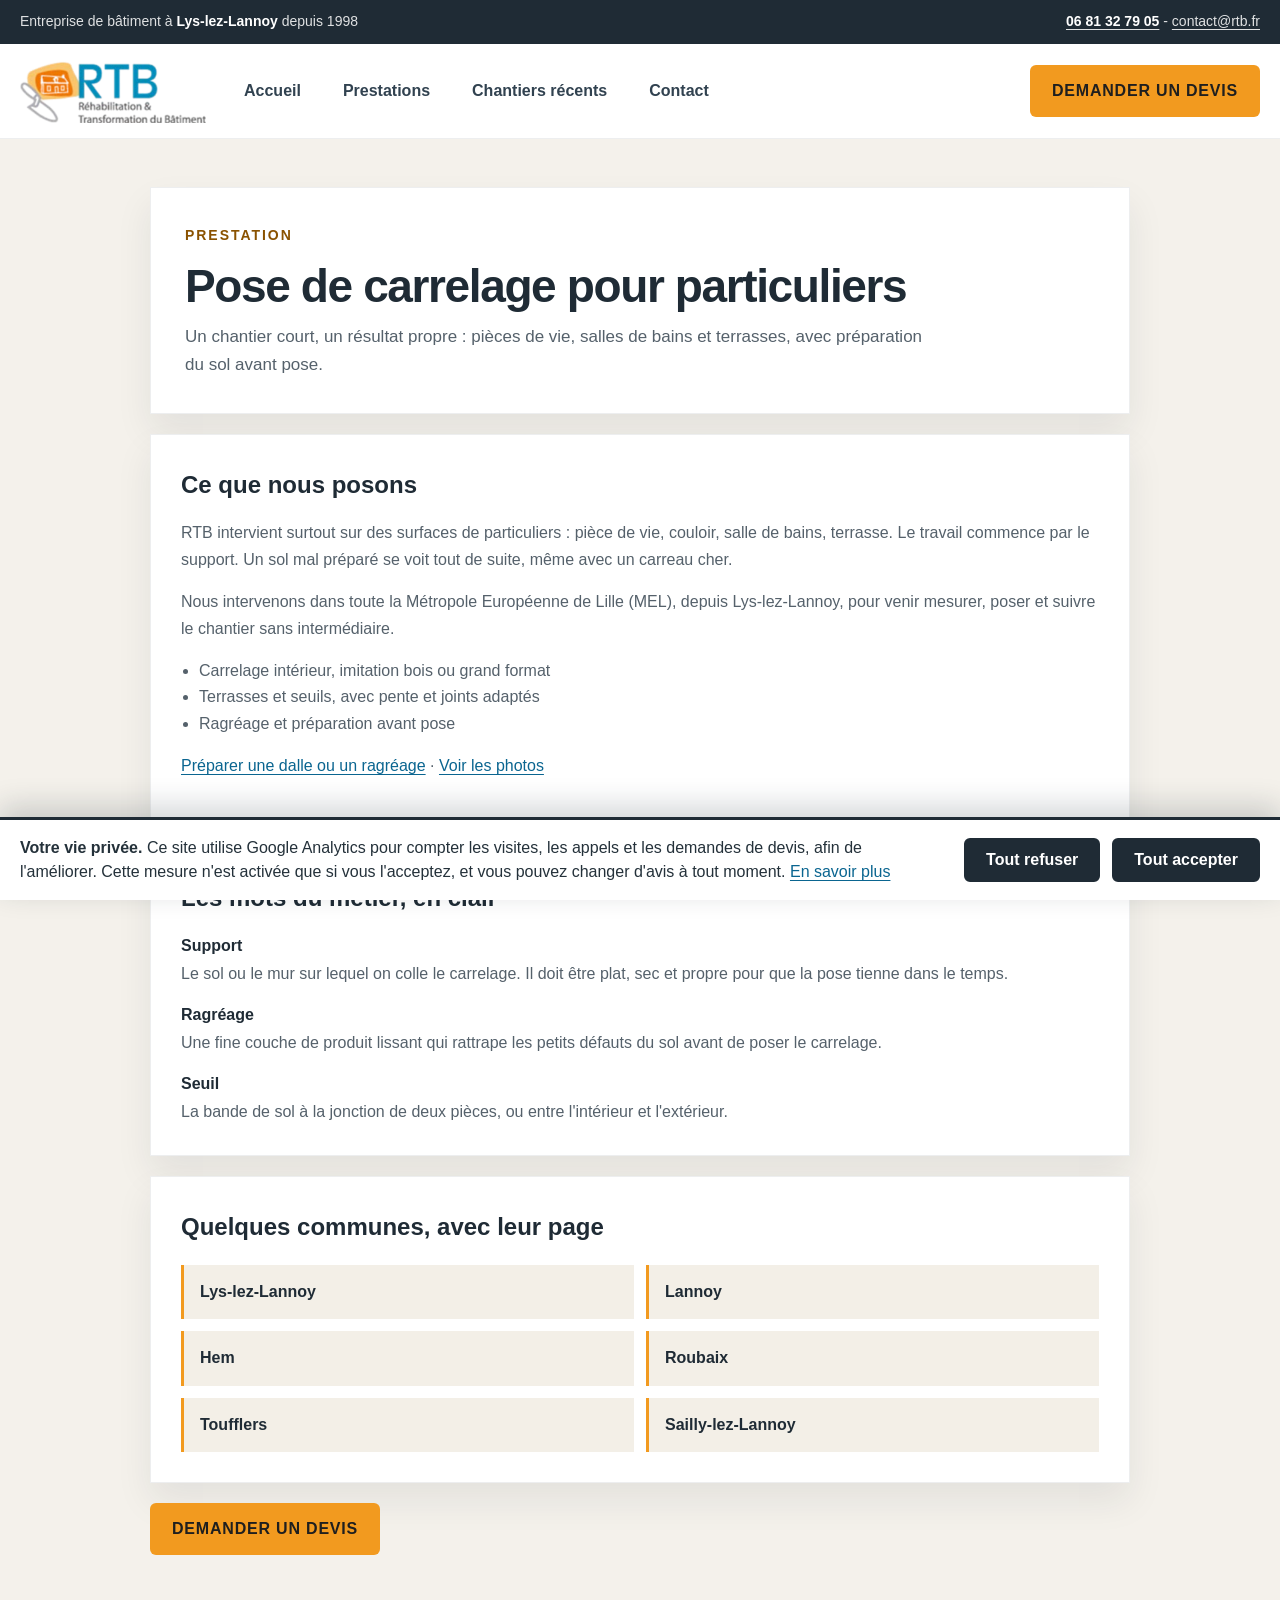
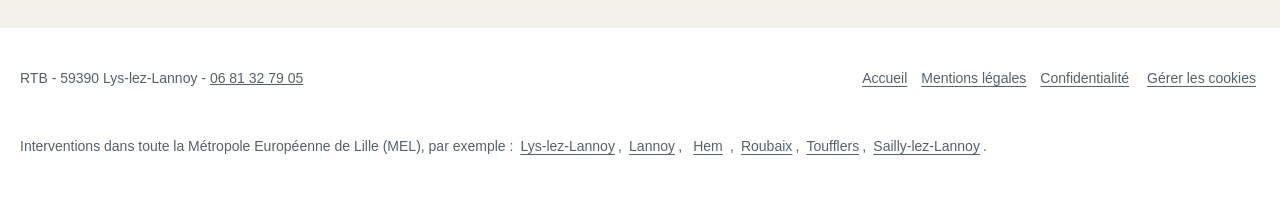
<file: carrelage.html>
<!DOCTYPE html>
<html lang="fr">
<head>
    <meta charset="UTF-8">
    <meta http-equiv="Content-Security-Policy" content="upgrade-insecure-requests">
    <script>
        // Safari signale « non sécurisé » une page ou un formulaire en http. Sur le vrai domaine, on passe en https (pas en local).
        if (location.protocol === "http:" && /^(www\.)?rtb\.fr$/i.test(location.hostname)) location.replace("https://rtb.fr" + location.pathname + location.search + location.hash);
    </script>
    <meta name="viewport" content="width=device-width, initial-scale=1.0">
    <title>Carrelage à Lys-lez-Lannoy et dans la métropole de Lille | RTB</title>
    <meta name="description" content="Pose de carrelage intérieur et terrasse à Lys-lez-Lannoy. Préparation du support, ragréage et finitions. Devis gratuit, rappel sous 48 h.">
    <link rel="canonical" href="https://rtb.fr/carrelage.html">
    <link rel="icon" href="favicon.ico" sizes="any">
    <link rel="icon" type="image/png" sizes="32x32" href="favicon-32.png">
    <link rel="apple-touch-icon" href="apple-touch-icon.png">
    <meta property="og:type" content="website">
    <meta property="og:url" content="https://rtb.fr/carrelage.html">
    <meta property="og:title" content="Carrelage à Lys-lez-Lannoy et dans la métropole de Lille | RTB">
    <meta property="og:description" content="Pose de carrelage intérieur et terrasse à Lys-lez-Lannoy. Préparation du support, ragréage et finitions. Devis gratuit, rappel sous 48 h.">
    <meta property="og:image" content="https://rtb.fr/images/piece.jpg">
    <link rel="stylesheet" href="site.css">
    <link rel="stylesheet" href="ux.css">
    <script src="tracking.js" defer></script>
    <script src="site.js" defer></script>
    <script type="application/ld+json">
{
      "@context": "https://schema.org",
      "@type": "Service",
      "name": "Pose de carrelage",
      "url": "https://rtb.fr/carrelage.html",
      "provider": {
        "@type": "HomeAndConstructionBusiness",
        "name": "Réhabilitation Transformation Bâtiment Rtb",
        "alternateName": "RTB",
        "telephone": "+33681327905",
        "address": {
          "@type": "PostalAddress",
          "addressLocality": "Lys-lez-Lannoy",
          "postalCode": "59390",
          "addressCountry": "FR"
        }
      },
      "areaServed": [
        {"@type":"City","name":"Lys-lez-Lannoy"},
        {"@type":"City","name":"Lannoy"},
        {"@type":"City","name":"Hem"},
        {"@type":"City","name":"Roubaix"},
        {"@type":"City","name":"Toufflers"},
        {"@type":"City","name":"Sailly-lez-Lannoy"},
        { "@type": "AdministrativeArea", "name": "Métropole Européenne de Lille" }
      ]
    }
    </script>
</head>
<body class="has-mobile-bar">
    <a class="skip-link" href="#main">Aller au contenu principal</a>

    <div class="topbar" role="region" aria-label="Coordonnées de l'entreprise">
        <div class="container topbar-inner">
            <div>Entreprise de bâtiment à <strong>Lys-lez-Lannoy</strong> depuis 1998</div>
            <div>
                <a href="tel:0681327905" style="color: inherit;"><strong>06 81 32 79 05</strong></a>
                -
                <a href="mailto:contact@rtb.fr" style="color: inherit;">contact@rtb.fr</a>
            </div>
        </div>
    </div>
    <header class="site-header">
        <div class="container header-inner">
            <a class="brand" href="index.html" aria-label="Accueil RTB">
                <img src="rtb-logo.png" alt="RTB Bâtiment" width="186" height="54">
            </a>
            <div class="nav-wrap" id="site-nav" data-nav-wrap>
                <div class="nav-shell">
                    <nav class="nav" aria-label="Navigation principale">
                        <a class="nav-link" href="index.html">Accueil</a>
                        <a class="nav-link" href="index.html#prestations">Prestations</a>
                        <a class="nav-link" href="chantiers-recents.html">Chantiers récents</a>
                        <a class="nav-link" href="index.html#contact">Contact</a>
                    </nav>
                </div>
            </div>
            <div class="header-cta">
                <a href="index.html#devis" class="btn btn-primary"><span class="cta-full">Demander un devis</span><span class="cta-short">Devis</span></a>
            </div>
            <button class="menu-toggle" type="button" aria-label="Ouvrir le menu" aria-expanded="false" aria-controls="site-nav" data-menu-toggle>&#9776;</button>
        </div>
    </header>
    <main id="main" tabindex="-1" class="page-main">
        <div class="container">
            <section class="page-hero">
                <span class="eyebrow">Prestation</span>
                <h1>Pose de carrelage pour particuliers</h1>
                <p class="intro">Un chantier court, un résultat propre : pièces de vie, salles de bains et terrasses, avec préparation du sol avant pose.</p>
            </section>
                        <section class="card">
                <h2>Ce que nous posons</h2>
                <p>RTB intervient surtout sur des surfaces de particuliers : pièce de vie, couloir, salle de bains, terrasse. Le travail commence par le support. Un sol mal préparé se voit tout de suite, même avec un carreau cher.</p>
                <p>Nous intervenons dans toute la Métropole Européenne de Lille (MEL), depuis Lys-lez-Lannoy, pour venir mesurer, poser et suivre le chantier sans intermédiaire.</p>
                <ul>
                    <li>Carrelage intérieur, imitation bois ou grand format</li>
                    <li>Terrasses et seuils, avec pente et joints adaptés</li>
                    <li>Ragréage et préparation avant pose</li>
                </ul>
                <p><a href="dalles-terrasses.html">Préparer une dalle ou un ragréage</a> · <a href="chantiers-recents.html">Voir les photos</a></p>
            </section>
            <section class="card">
                <h2>Les mots du métier, en clair</h2>
                <dl class="glossary">
                    <dt>Support</dt>
                    <dd>Le sol ou le mur sur lequel on colle le carrelage. Il doit être plat, sec et propre pour que la pose tienne dans le temps.</dd>
                    <dt>Ragréage</dt>
                    <dd>Une fine couche de produit lissant qui rattrape les petits défauts du sol avant de poser le carrelage.</dd>
                    <dt>Seuil</dt>
                    <dd>La bande de sol à la jonction de deux pièces, ou entre l'intérieur et l'extérieur.</dd>
                </dl>
            </section>
            <section class="card">
                <h2>Quelques communes, avec leur page</h2>
                <div class="related-grid">
                    <a href="lys-lez-lannoy.html">Lys-lez-Lannoy</a>
                    <a href="lannoy.html">Lannoy</a>
                    <a href="hem.html">Hem</a>
                    <a href="roubaix.html">Roubaix</a>
                    <a href="toufflers.html">Toufflers</a>
                    <a href="sailly-lez-lannoy.html">Sailly-lez-Lannoy</a>
                </div>
            </section>
            <div class="cta-row">
                <a class="btn btn-primary" href="index.html#devis">Demander un devis</a>
            </div>
        </div>
    </main>
    <footer class="site-footer">
        <div class="container footer-inner">
            <div>RTB - 59390 Lys-lez-Lannoy - <a href="tel:0681327905">06 81 32 79 05</a></div>
            <div class="footer-links">
                <a href="index.html">Accueil</a>
                <a href="mentions-legales.html">Mentions légales</a>
                <a href="politique-confidentialite.html">Confidentialité</a>
            </div>
            <div class="footer-zones">
                Interventions dans toute la Métropole Européenne de Lille (MEL), par exemple : <a href="lys-lez-lannoy.html">Lys-lez-Lannoy</a>,
                <a href="lannoy.html">Lannoy</a>,
                <a href="hem.html">Hem</a>,
                <a href="roubaix.html">Roubaix</a>,
                <a href="toufflers.html">Toufflers</a>,
                <a href="sailly-lez-lannoy.html">Sailly-lez-Lannoy</a>.
            </div>
        </div>
    </footer>

    <nav class="mobile-bar" aria-label="Actions rapides">
        <a class="mobile-bar-btn mobile-bar-call" href="tel:0681327905">
            <svg viewBox="0 0 24 24" fill="currentColor" aria-hidden="true" focusable="false"><path d="M6.6 10.8a15.1 15.1 0 0 0 6.6 6.6l2.2-2.2a1 1 0 0 1 1-.25c1.1.37 2.3.57 3.6.57a1 1 0 0 1 1 1V20a1 1 0 0 1-1 1A17 17 0 0 1 3 4a1 1 0 0 1 1-1h3.5a1 1 0 0 1 1 1c0 1.25.2 2.45.57 3.57a1 1 0 0 1-.25 1z"/></svg>
            <span>Appeler<span class="sr-only"> le 06 81 32 79 05</span></span>
        </a>
        <a class="mobile-bar-btn mobile-bar-devis" href="index.html#devis">Devis</a>
    </nav>

</body>
</html>
</file>
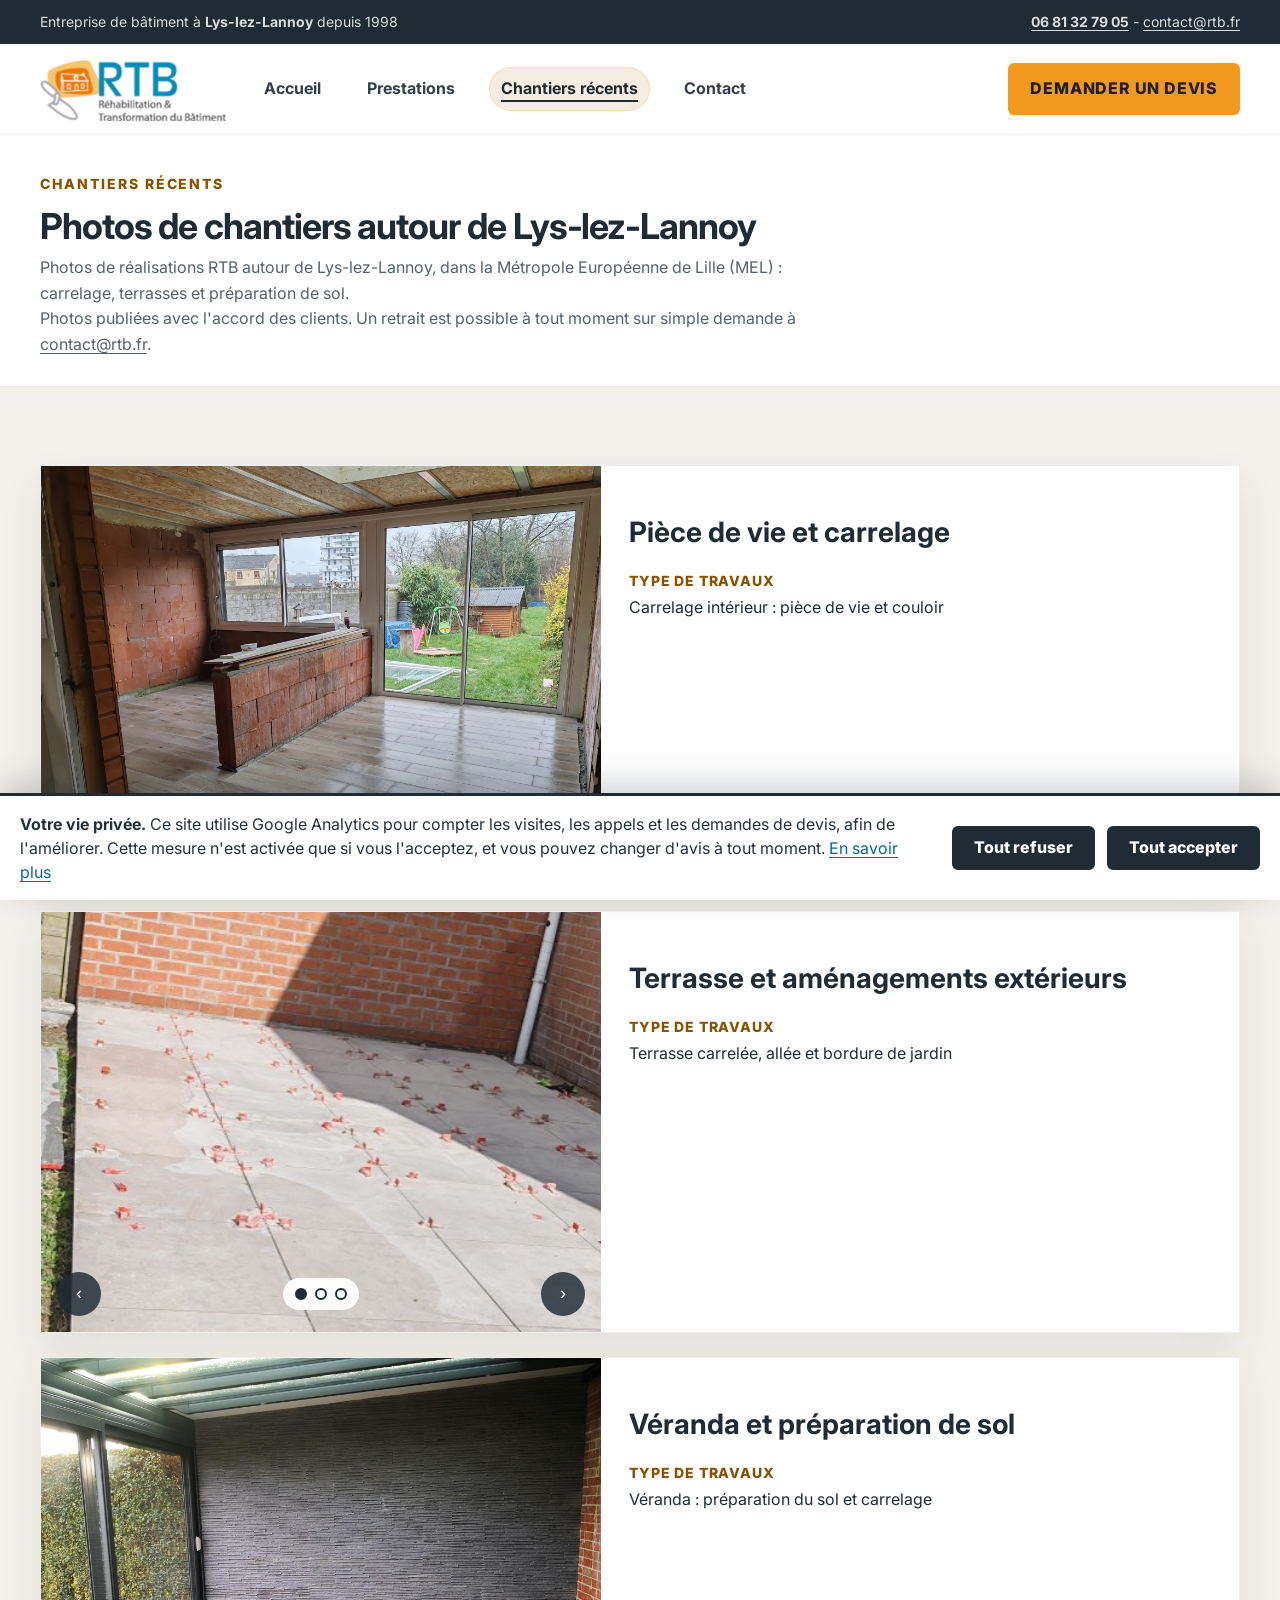
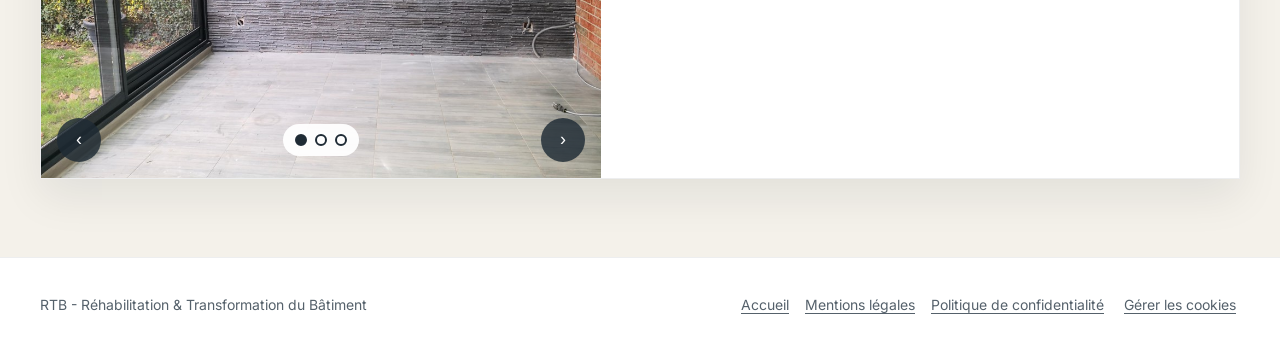
<file: chantiers-recents.html>
<!DOCTYPE html>
<html lang="fr">
<head>
    <meta charset="UTF-8">
    <meta http-equiv="Content-Security-Policy" content="upgrade-insecure-requests">
    <script>
        // Safari signale « non sécurisé » une page ou un formulaire en http. Sur le vrai domaine, on passe en https (pas en local).
        if (location.protocol === "http:" && /^(www\.)?rtb\.fr$/i.test(location.hostname)) location.replace("https://rtb.fr" + location.pathname + location.search + location.hash);
    </script>
    <meta name="viewport" content="width=device-width, initial-scale=1.0">
    <title>Chantiers récents à Lys-lez-Lannoy | RTB</title>
    <meta name="description" content="Photos de carrelage, terrasses et ouvertures réalisées par RTB à Lys-lez-Lannoy et dans la Métropole Européenne de Lille (MEL).">
    <link rel="canonical" href="https://rtb.fr/chantiers-recents.html">
    <meta property="og:type" content="website">
    <meta property="og:url" content="https://rtb.fr/chantiers-recents.html">
    <meta property="og:title" content="Chantiers récents à Lys-lez-Lannoy | RTB">
    <meta property="og:description" content="Photos de réalisations RTB : carrelage, terrasse et préparation de sol.">
    <meta property="og:image" content="https://rtb.fr/images/piece.jpg">
    <link rel="icon" href="favicon.ico" sizes="any">
    <link rel="icon" type="image/png" sizes="32x32" href="favicon-32.png">
    <link rel="apple-touch-icon" href="apple-touch-icon.png">
    <link rel="preconnect" href="https://fonts.googleapis.com">
    <link rel="preconnect" href="https://fonts.gstatic.com" crossorigin>
    <link href="https://fonts.googleapis.com/css2?family=Inter:wght@400;500;600;700;800&display=swap" rel="stylesheet">
    <script src="tracking.js" defer></script>
    <script src="site.js" defer></script>
    <style>
        :root {
            --dark: #1f2b35;
            --dark-soft: #33404b;
            --text: #38444f;
            --muted: #55616b;
            --orange-dark: #8a5200; /* orange foncé pour le texte (≥ 5:1) */
            --blue-text: #0a6590;
            --surface: #f4f1ea;
            --surface-soft: #f8f4ec;
            --line: rgba(31, 43, 53, 0.08);
            --orange: #f29a1f;
            --blue: #1495c9;
            --shadow: 0 18px 40px rgba(16, 26, 34, 0.08);
            --content: 1200px;
        }

        * { box-sizing: border-box; }
        html { scroll-behavior: smooth; }
        body {
            margin: 0;
            font-family: "Inter", Arial, sans-serif;
            color: var(--text);
            background: var(--surface);
            line-height: 1.6;
        }
        img { max-width: 100%; display: block; }
        a { color: inherit; text-decoration: none; }
        .container {
            width: min(var(--content), calc(100% - 48px));
            margin: 0 auto;
        }
        .topbar {
            background: var(--dark);
            color: rgba(255, 255, 255, 0.84);
            font-size: 0.875rem;
        }
        .topbar-inner {
            min-height: 44px;
            display: flex;
            align-items: center;
            justify-content: space-between;
            gap: 18px;
        }
        .site-header {
            position: sticky;
            top: 0;
            z-index: 40;
            background: rgba(255, 255, 255, 0.97);
            border-bottom: 1px solid var(--line);
            backdrop-filter: blur(12px);
        }
        .header-inner {
            min-height: 90px;
            display: flex;
            align-items: center;
            gap: 26px;
        }
        .brand img {
            width: 186px;
            height: auto;
        }
        .menu-toggle {
            display: none;
            margin-left: auto;
            width: 48px;
            height: 48px;
            border: 1px solid rgba(31, 43, 53, 0.55);
            border-radius: 6px;
            background: #fff;
            color: var(--dark);
            font-size: 1.625rem;
            cursor: pointer;
        }
        .nav-wrap {
            flex: 1 1 auto;
            display: flex;
            align-items: center;
            justify-content: space-between;
            gap: 18px;
            min-width: 0;
        }
        .nav-shell {
            width: 100%;
            display: flex;
            align-items: center;
            justify-content: space-between;
            gap: 18px;
            min-width: 0;
        }
        .nav {
            display: flex;
            align-items: center;
            gap: 22px;
            flex-wrap: nowrap;
            justify-content: flex-start;
            min-width: 0;
        }
        .nav a {
            display: inline-flex;
            align-items: center;
            min-height: 2.75rem;
            padding: 0 12px;
            font-size: 1rem;
            font-weight: 700;
            color: var(--dark-soft);
            white-space: nowrap;
            border-radius: 999px;
            transition: color 0.2s ease, background 0.2s ease, box-shadow 0.2s ease;
        }
        .nav a:hover,
        .nav a:focus-visible {
            color: var(--dark);
            text-decoration: underline;
            text-underline-offset: 6px;
        }
        .nav a.is-current {
            background: #f4ede0;
            color: var(--dark);
            text-decoration: underline;
            text-decoration-thickness: 2px;
            text-underline-offset: 6px;
            box-shadow: inset 0 0 0 1px rgba(242, 154, 31, 0.2);
        }
        .header-cta {
            flex: 0 0 auto;
            margin-left: auto;
        }
        .header-cta .cta-short { display: none; }
        .btn {
            display: inline-flex;
            align-items: center;
            justify-content: center;
            min-height: 52px;
            padding: 0 22px;
            border-radius: 6px;
            font-size: 1rem;
            font-weight: 800;
            letter-spacing: 0.05em;
            text-transform: uppercase;
        }
        .btn-primary {
            background: var(--orange);
            color: #1f1f1f;
        }
        .hero {
            padding: 36px 0 28px;
            background: #fff;
            color: var(--text);
            border-bottom: 1px solid var(--line);
        }
        .eyebrow {
            display: inline-block;
            color: var(--orange-dark);
            font-size: 0.875rem;
            font-weight: 800;
            letter-spacing: 0.14em;
            text-transform: uppercase;
        }
        h1 {
            margin: 10px 0 10px;
            max-width: 760px;
            font-size: clamp(1.625rem, 2.8vw, 2.25rem);
            line-height: 1.08;
            letter-spacing: -0.03em;
            color: var(--dark);
        }
        .hero p {
            max-width: 760px;
            margin: 0;
            color: var(--muted);
            font-size: 1rem;
        }
        .hero-actions {
            margin-top: 18px;
            display: flex;
            flex-wrap: wrap;
            gap: 12px;
        }
        .section {
            padding: 78px 0;
        }
        .section-head {
            display: grid;
            grid-template-columns: minmax(0, 1fr) 320px;
            gap: 28px;
            align-items: end;
            margin-bottom: 34px;
        }
        .section-head h2 {
            margin: 14px 0 0;
            color: var(--dark);
            font-size: clamp(1.875rem, 3.2vw, 2.75rem);
            line-height: 1.05;
            letter-spacing: -0.035em;
        }
        .section-head p,
        .section-intro {
            margin: 0;
            color: var(--muted);
            font-size: 1rem;
        }
        .timeline {
            display: grid;
            gap: 24px;
        }
        .timeline-card {
            display: grid;
            grid-template-columns: minmax(480px, 560px) minmax(0, 1fr);
            align-items: stretch;
            background: #fff;
            border: 1px solid var(--line);
            box-shadow: var(--shadow);
            overflow: hidden;
        }
        .timeline-media {
            position: relative;
            width: 100%;
            aspect-ratio: 4 / 3;
            height: auto;
            min-height: 0;
            max-height: none;
            align-self: start;
            background: #e8dfd1;
            overflow: hidden;
        }
        .timeline-media::before {
            content: "";
            display: block;
            width: 100%;
            height: 0;
            padding-bottom: 75%;
            pointer-events: none;
        }
        .carousel-slide {
            position: absolute;
            inset: 0;
            width: 100%;
            height: 100%;
            margin: 0;
            opacity: 0;
            visibility: hidden;
            pointer-events: none;
        }
        .carousel-slide.is-active {
            opacity: 1;
            visibility: visible;
            pointer-events: auto;
        }
        .timeline-card img {
            position: absolute;
            inset: 0;
            display: block;
            width: 100%;
            height: 100%;
            object-fit: cover;
            object-position: center;
            background: #e8dfd1;
        }
        .carousel-controls {
            position: absolute;
            inset: auto 16px 16px 16px;
            z-index: 2;
            display: flex;
            align-items: center;
            justify-content: space-between;
            gap: 12px;
            pointer-events: none;
        }
        .carousel-btn,
        .carousel-dots {
            pointer-events: auto;
        }
        .carousel-btn {
            width: 2.75rem;
            height: 2.75rem;
            border: 0;
            border-radius: 999px;
            background: rgba(31, 43, 53, 0.82);
            color: #fff;
            font-size: 1.125rem;
            cursor: pointer;
        }
        .carousel-dots {
            display: flex;
            align-items: center;
            gap: 8px;
            padding: 10px 12px;
            border-radius: 999px;
            background: rgba(255, 255, 255, 0.94);
        }
        /* Point actif = plein, points inactifs = anneau : l'information ne passe pas par la couleur seule. */
        .carousel-dot {
            width: 12px;
            height: 12px;
            border-radius: 50%;
            border: 2px solid var(--dark);
            background: transparent;
        }
        .carousel-dot.is-active {
            background: var(--dark);
        }
        .timeline-body {
            padding: 28px;
        }
        .timeline-date {
            display: inline-flex;
            align-items: center;
            min-height: 34px;
            padding: 0 12px;
            background: #f0e4d0;
            color: var(--orange-dark);
            font-size: 0.875rem;
            font-weight: 800;
            letter-spacing: 0.08em;
            text-transform: uppercase;
        }
        .timeline-body h2 {
            margin: 16px 0 10px;
            color: var(--dark);
            font-size: 1.75rem;
        }
        .timeline-body p {
            margin: 0 0 16px;
            color: var(--muted);
            font-size: 1rem;
        }
        .timeline-list {
            list-style: none;
            margin: 0;
            padding: 0;
            display: grid;
            gap: 10px;
        }
        .timeline-list li {
            position: relative;
            padding-left: 18px;
            color: var(--dark-soft);
            font-size: 1rem;
        }
        .timeline-list li::before {
            content: "";
            position: absolute;
            left: 0;
            top: 9px;
            width: 6px;
            height: 6px;
            background: var(--orange);
            border-radius: 50%;
        }
        .timeline-meta {
            margin-top: 18px;
            padding: 16px 18px;
            background: var(--surface-soft);
            border-left: 3px solid var(--blue);
            color: var(--dark-soft);
            font-size: 1rem;
            font-weight: 600;
        }
        .update-note {
            margin-top: 28px;
            padding: 18px 20px;
            background: #fff;
            border: 1px solid var(--line);
            color: var(--dark-soft);
            font-size: 1rem;
        }
        .site-footer {
            padding: 26px 0 34px;
            border-top: 1px solid var(--line);
            background: #fff;
        }
        .footer-inner {
            display: flex;
            align-items: center;
            justify-content: space-between;
            gap: 18px;
            color: var(--muted);
            font-size: 0.875rem;
        }
        .footer-links {
            display: flex;
            flex-wrap: wrap;
            gap: 16px;
        }

        @media (max-width: 980px) {
            .section-head,
            .timeline-card {
                grid-template-columns: 1fr;
            }
            .timeline-media {
                aspect-ratio: 4 / 3;
                min-height: 0;
                align-self: start;
            }
        }

        @media (max-width: 1180px) {
            .menu-toggle { display: inline-flex; align-items: center; justify-content: center; }
            .nav-wrap {
                position: absolute;
                top: 90px;
                left: 0;
                right: 0;
                display: none;
                padding: 0 20px 18px;
                z-index: 12;
            }
            .nav-wrap.open { display: block; }
            .nav-shell {
                background: #fff;
                border: 1px solid var(--line);
                box-shadow: var(--shadow);
                padding: 18px;
                flex-direction: column;
                align-items: stretch;
            }
            .nav {
                display: grid;
                grid-template-columns: repeat(2, minmax(0, 1fr));
                gap: 10px;
            }
            .header-cta { margin-left: auto; margin-top: 0; }
            .header-cta .btn { min-height: 44px; padding: 0 12px; font-size: 0.9375rem; }
            .header-cta .cta-full { display: none; }
            .header-cta .cta-short { display: inline; }
            .menu-toggle { margin-left: 0; }
        }

        @media (max-width: 760px) {
            .container { width: min(var(--content), calc(100% - 28px)); }
            .topbar-inner,
            .footer-inner {
                flex-direction: column;
                align-items: flex-start;
            }
            .header-inner {
                padding: 18px 0;
            }
            .nav-wrap { top: 82px; padding: 0 14px 14px; }
            .nav { grid-template-columns: 1fr; }
            .section {
                padding: 64px 0;
            }
            .hero {
                padding: 28px 0 24px;
            }
            .timeline-body {
                padding: 22px;
            }
        }

        .section-title {
            margin: 0 0 24px;
            color: var(--dark);
            font-size: clamp(1.875rem, 3.2vw, 2.75rem);
            line-height: 1.05;
            letter-spacing: -0.035em;
        }
        .chantier-meta {
            display: grid;
            grid-template-columns: repeat(auto-fit, minmax(10rem, 1fr));
            gap: 0.75rem 1.5rem;
            margin: 1rem 0 0;
        }
        .chantier-meta dt {
            color: var(--orange-dark);
            font-size: 0.875rem;
            font-weight: 800;
            letter-spacing: 0.06em;
            text-transform: uppercase;
        }
        .chantier-meta dd { margin: 0.125rem 0 0; color: var(--dark); }
        .chantier-list { display: grid; gap: 24px; }
        .chantier {
            background: #fff;
            border: 1px solid var(--line);
            box-shadow: var(--shadow);
            overflow: hidden;
        }
        .ba-pair { display: grid; grid-template-columns: 1fr 1fr; gap: 2px; background: var(--line); }
        .ba-figure { position: relative; margin: 0; }
        .ba-figure img { width: 100%; aspect-ratio: 4 / 3; height: auto; object-fit: cover; }
        .ba-figure figcaption {
            position: absolute;
            top: 0.75rem;
            left: 0.75rem;
            padding: 0.25rem 0.625rem;
            background: var(--dark);
            color: #fff;
            font-size: 0.875rem;
            font-weight: 800;
            letter-spacing: 0.06em;
            text-transform: uppercase;
        }
        .chantier-body { padding: 1.5rem; }
        .chantier-body h3 { margin: 0; color: var(--dark); font-size: 1.5rem; }
        .sr-only { position: absolute; width: 1px; height: 1px; margin: -1px; padding: 0; overflow: hidden; clip: rect(0, 0, 0, 0); white-space: nowrap; border: 0; }
        @media (max-width: 680px) { .ba-pair { grid-template-columns: 1fr; } }
    </style>
    <link rel="stylesheet" href="ux.css">
</head>
<body class="has-mobile-bar">
    <a class="skip-link" href="#main">Aller au contenu principal</a>

    <div class="topbar" role="region" aria-label="Coordonnées de l'entreprise">
        <div class="container topbar-inner">
            <div>Entreprise de bâtiment à <strong>Lys-lez-Lannoy</strong> depuis 1998</div>
            <div><a href="tel:0681327905"><strong>06 81 32 79 05</strong></a> - <a href="mailto:contact@rtb.fr">contact@rtb.fr</a></div>
        </div>
    </div>

    <header class="site-header">
        <div class="container header-inner">
            <a class="brand" href="index.html" aria-label="RTB">
                <img src="rtb-logo.png" alt="RTB">
            </a>

            <div class="nav-wrap" id="site-nav" data-nav-wrap>
                <div class="nav-shell">
                    <nav class="nav" aria-label="Navigation principale">
                        <a href="index.html">Accueil</a>
                        <a href="index.html#prestations">Prestations</a>
                        <a class="is-current" href="chantiers-recents.html" aria-current="page">Chantiers récents</a>
                        <a href="index.html#contact">Contact</a>
                    </nav>
                </div>
            </div>

            <div class="header-cta">
                <a class="btn btn-primary" href="index.html#devis"><span class="cta-full">Demander un devis</span><span class="cta-short">Devis</span></a>
            </div>

            <button class="menu-toggle" type="button" aria-label="Ouvrir le menu" aria-expanded="false" aria-controls="site-nav" data-menu-toggle>
                &#9776;
            </button>
        </div>
    </header>

    <main id="main" tabindex="-1">
        <section class="hero">
            <div class="container">
                <span class="eyebrow">Chantiers récents</span>
                <h1>Photos de chantiers autour de Lys-lez-Lannoy</h1>
                <p>
                    Photos de réalisations RTB autour de Lys-lez-Lannoy, dans la Métropole Européenne de Lille (MEL) : carrelage, terrasses et préparation de sol.
                </p>
                <p>
                    Photos publiées avec l'accord des clients. Un retrait est possible à tout moment sur simple demande à <a href="mailto:contact@rtb.fr">contact@rtb.fr</a>.
                </p>
            </div>
        </section>

        <!-- TODO (client) : CHANTIERS AVANT / APRÈS.
             1. Fournir pour chaque chantier une photo "avant" et une photo "après" (mêmes angles si possible), la ville, le type de travaux et la durée.
             2. Copier le modèle ci-dessous dans <div class="chantier-list"> de la section #avant-apres (les photos vont dans /images).
             3. Retirer l'attribut "hidden" de la section #avant-apres.
             Ne publier que des photos de clients ayant donné leur accord. Aucun prix ne doit apparaître.

             Modèle d'un chantier :
             <article class="chantier">
               <div class="ba-pair">
                 <figure class="ba-figure"><img src="images/NOM-avant.jpg" alt="Décrire la photo avant" width="800" height="600" loading="lazy"><figcaption>Avant</figcaption></figure>
                 <figure class="ba-figure"><img src="images/NOM-apres.jpg" alt="Décrire la photo après" width="800" height="600" loading="lazy"><figcaption>Après</figcaption></figure>
               </div>
               <div class="chantier-body">
                 <h3>Titre du chantier</h3>
                 <dl class="chantier-meta">
                   <div><dt>Ville</dt><dd>...</dd></div>
                   <div><dt>Type de travaux</dt><dd>...</dd></div>
                   <div><dt>Durée</dt><dd>...</dd></div>
                 </dl>
               </div>
             </article>
        -->
        <section class="section" id="avant-apres" aria-labelledby="avant-apres-titre" hidden>
            <div class="container">
                <h2 id="avant-apres-titre" class="section-title">Avant / après</h2>
                <div class="chantier-list">
                </div>
            </div>
        </section>

        <section class="section" aria-label="Galeries de photos">
            <div class="container">
                <div class="timeline">
                    <article class="timeline-card">
                        <div class="timeline-media" data-carousel role="group" aria-roledescription="carrousel" aria-label="Photos du chantier : Pièce de vie et carrelage">
                            <div class="carousel-slide is-active" role="group" aria-roledescription="diapositive" aria-label="1 sur 3">
                                <img src="images/piece.jpg" alt="Pièce de vie avec muret de briques, carrelage imitation bois et ouvertures sur le jardin">
                            </div>
                            <div class="carousel-slide" role="group" aria-roledescription="diapositive" aria-label="2 sur 3">
                                <img src="images/couloir.jpg" alt="Couloir carrelé imitation bois entre deux murs de briques" loading="lazy" decoding="async">
                            </div>
                            <div class="carousel-slide" role="group" aria-roledescription="diapositive" aria-label="3 sur 3">
                                <img src="images/veranda-2.jpg" alt="Véranda aménagée avec mur de pierre et sol carrelé" loading="lazy" decoding="async">
                            </div>
                            <p class="sr-only" aria-live="polite" data-carousel-status>Photo 1 sur 3</p>
                            <div class="carousel-controls">
                                <button class="carousel-btn" type="button" data-carousel-prev aria-label="Photo précédente">‹</button>
                                <div class="carousel-dots" aria-hidden="true">
                                    <span class="carousel-dot is-active"></span>
                                    <span class="carousel-dot"></span>
                                    <span class="carousel-dot"></span>
                                </div>
                                <button class="carousel-btn" type="button" data-carousel-next aria-label="Photo suivante">›</button>
                            </div>
                        </div>
                        <div class="timeline-body">
                            <h2>Pièce de vie et carrelage</h2>
                            <dl class="chantier-meta">
                                <div><dt>Type de travaux</dt><dd>Carrelage intérieur : pièce de vie et couloir</dd></div>
                                <!-- TODO (client) : pour chaque chantier, ajouter la commune et la durée, par exemple :
                                <div><dt>Ville</dt><dd>Hem</dd></div>
                                <div><dt>Durée</dt><dd>5 jours</dd></div>
                                (renseigner uniquement des informations réelles) -->
                            </dl>
                        </div>
                    </article>

                    <article class="timeline-card">
                        <div class="timeline-media" data-carousel role="group" aria-roledescription="carrousel" aria-label="Photos du chantier : Terrasse et aménagements extérieurs">
                            <div class="carousel-slide is-active" role="group" aria-roledescription="diapositive" aria-label="1 sur 3">
                                <img src="images/terrasse.jpg" alt="Terrasse carrelée grand format le long d'un mur de briques" loading="lazy" decoding="async">
                            </div>
                            <div class="carousel-slide" role="group" aria-roledescription="diapositive" aria-label="2 sur 3">
                                <img src="images/allee.jpg" alt="Allée gravillonnée avec bordure de jardin" loading="lazy" decoding="async">
                            </div>
                            <div class="carousel-slide" role="group" aria-roledescription="diapositive" aria-label="3 sur 3">
                                <img src="images/bordure.jpg" alt="Bordure de jardin et transition vers la terrasse" loading="lazy" decoding="async">
                            </div>
                            <p class="sr-only" aria-live="polite" data-carousel-status>Photo 1 sur 3</p>
                            <div class="carousel-controls">
                                <button class="carousel-btn" type="button" data-carousel-prev aria-label="Photo précédente">‹</button>
                                <div class="carousel-dots" aria-hidden="true">
                                    <span class="carousel-dot is-active"></span>
                                    <span class="carousel-dot"></span>
                                    <span class="carousel-dot"></span>
                                </div>
                                <button class="carousel-btn" type="button" data-carousel-next aria-label="Photo suivante">›</button>
                            </div>
                        </div>
                        <div class="timeline-body">
                            <h2>Terrasse et aménagements extérieurs</h2>
                            <dl class="chantier-meta">
                                <div><dt>Type de travaux</dt><dd>Terrasse carrelée, allée et bordure de jardin</dd></div>
                                <!-- TODO (client) : pour chaque chantier, ajouter la commune et la durée, par exemple :
                                <div><dt>Ville</dt><dd>Hem</dd></div>
                                <div><dt>Durée</dt><dd>5 jours</dd></div>
                                (renseigner uniquement des informations réelles) -->
                            </dl>
                        </div>
                    </article>

                    <article class="timeline-card">
                        <div class="timeline-media" data-carousel role="group" aria-roledescription="carrousel" aria-label="Photos du chantier : Véranda et préparation de sol">
                            <div class="carousel-slide is-active" role="group" aria-roledescription="diapositive" aria-label="1 sur 3">
                                <img src="images/veranda.jpg" alt="Véranda terminée avec mur de pierre et carrelage gris" loading="lazy" decoding="async">
                            </div>
                            <div class="carousel-slide" role="group" aria-roledescription="diapositive" aria-label="2 sur 3">
                                <img src="images/veranda-3.jpg" alt="Véranda avec puits de lumière, mur de pierre et sol carrelé" loading="lazy" decoding="async">
                            </div>
                            <div class="carousel-slide" role="group" aria-roledescription="diapositive" aria-label="3 sur 3">
                                <img src="images/ragreage.jpg" alt="Ragréage et préparation de sol avant pose de revêtement" loading="lazy" decoding="async">
                            </div>
                            <p class="sr-only" aria-live="polite" data-carousel-status>Photo 1 sur 3</p>
                            <div class="carousel-controls">
                                <button class="carousel-btn" type="button" data-carousel-prev aria-label="Photo précédente">‹</button>
                                <div class="carousel-dots" aria-hidden="true">
                                    <span class="carousel-dot is-active"></span>
                                    <span class="carousel-dot"></span>
                                    <span class="carousel-dot"></span>
                                </div>
                                <button class="carousel-btn" type="button" data-carousel-next aria-label="Photo suivante">›</button>
                            </div>
                        </div>
                        <div class="timeline-body">
                            <h2>Véranda et préparation de sol</h2>
                            <dl class="chantier-meta">
                                <div><dt>Type de travaux</dt><dd>Véranda : préparation du sol et carrelage</dd></div>
                                <!-- TODO (client) : pour chaque chantier, ajouter la commune et la durée, par exemple :
                                <div><dt>Ville</dt><dd>Hem</dd></div>
                                <div><dt>Durée</dt><dd>5 jours</dd></div>
                                (renseigner uniquement des informations réelles) -->
                            </dl>
                        </div>
                    </article>
                </div>
            </div>
        </section>
    </main>

    <footer class="site-footer">
        <div class="container footer-inner">
            <div>RTB - Réhabilitation &amp; Transformation du Bâtiment</div>
            <div class="footer-links">
                <a href="index.html">Accueil</a>
                <a href="mentions-legales.html">Mentions légales</a>
                <a href="politique-confidentialite.html">Politique de confidentialité</a>
            </div>
        </div>
    </footer>

    <nav class="mobile-bar" aria-label="Actions rapides">
        <a class="mobile-bar-btn mobile-bar-call" href="tel:0681327905">
            <svg viewBox="0 0 24 24" fill="currentColor" aria-hidden="true" focusable="false"><path d="M6.6 10.8a15.1 15.1 0 0 0 6.6 6.6l2.2-2.2a1 1 0 0 1 1-.25c1.1.37 2.3.57 3.6.57a1 1 0 0 1 1 1V20a1 1 0 0 1-1 1A17 17 0 0 1 3 4a1 1 0 0 1 1-1h3.5a1 1 0 0 1 1 1c0 1.25.2 2.45.57 3.57a1 1 0 0 1-.25 1z"/></svg>
            <span>Appeler<span class="sr-only"> le 06 81 32 79 05</span></span>
        </a>
        <a class="mobile-bar-btn mobile-bar-devis" href="index.html#devis">Devis</a>
    </nav>


    <script>

        const pageLinks = Array.from(document.querySelectorAll(".nav a"));
        const currentPage = window.location.pathname.split("/").pop() || "index.html";

        pageLinks.forEach((link) => {
            const href = link.getAttribute("href");
            const normalizedHref = href.split("#")[0] || "index.html";
            const isCurrent =
                normalizedHref === currentPage ||
                (currentPage === "chantiers-recents.html" && normalizedHref === "chantiers-recents.html");

            link.classList.toggle("is-current", isCurrent);

            if (isCurrent) {
                link.setAttribute("aria-current", "page");
            }
        });

        const carousels = Array.from(document.querySelectorAll("[data-carousel]"));

        carousels.forEach((carousel) => {
            const slides = Array.from(carousel.querySelectorAll(".carousel-slide"));
            const dots = Array.from(carousel.querySelectorAll(".carousel-dot"));
            const prevButton = carousel.querySelector("[data-carousel-prev]");
            const nextButton = carousel.querySelector("[data-carousel-next]");
            let currentIndex = 0;

            const status = carousel.querySelector("[data-carousel-status]");

            const updateCarousel = () => {
                if (status) status.textContent = "Photo " + (currentIndex + 1) + " sur " + slides.length;
                slides.forEach((slide, index) => {
                    slide.classList.toggle("is-active", index === currentIndex);
                });

                dots.forEach((dot, index) => {
                    dot.classList.toggle("is-active", index === currentIndex);
                });
            };

            if (prevButton) {
                prevButton.addEventListener("click", () => {
                    currentIndex = (currentIndex - 1 + slides.length) % slides.length;
                    updateCarousel();
                });
            }

            if (nextButton) {
                nextButton.addEventListener("click", () => {
                    currentIndex = (currentIndex + 1) % slides.length;
                    updateCarousel();
                });
            }

            updateCarousel();
        });
    </script>
</body>
</html>
</file>
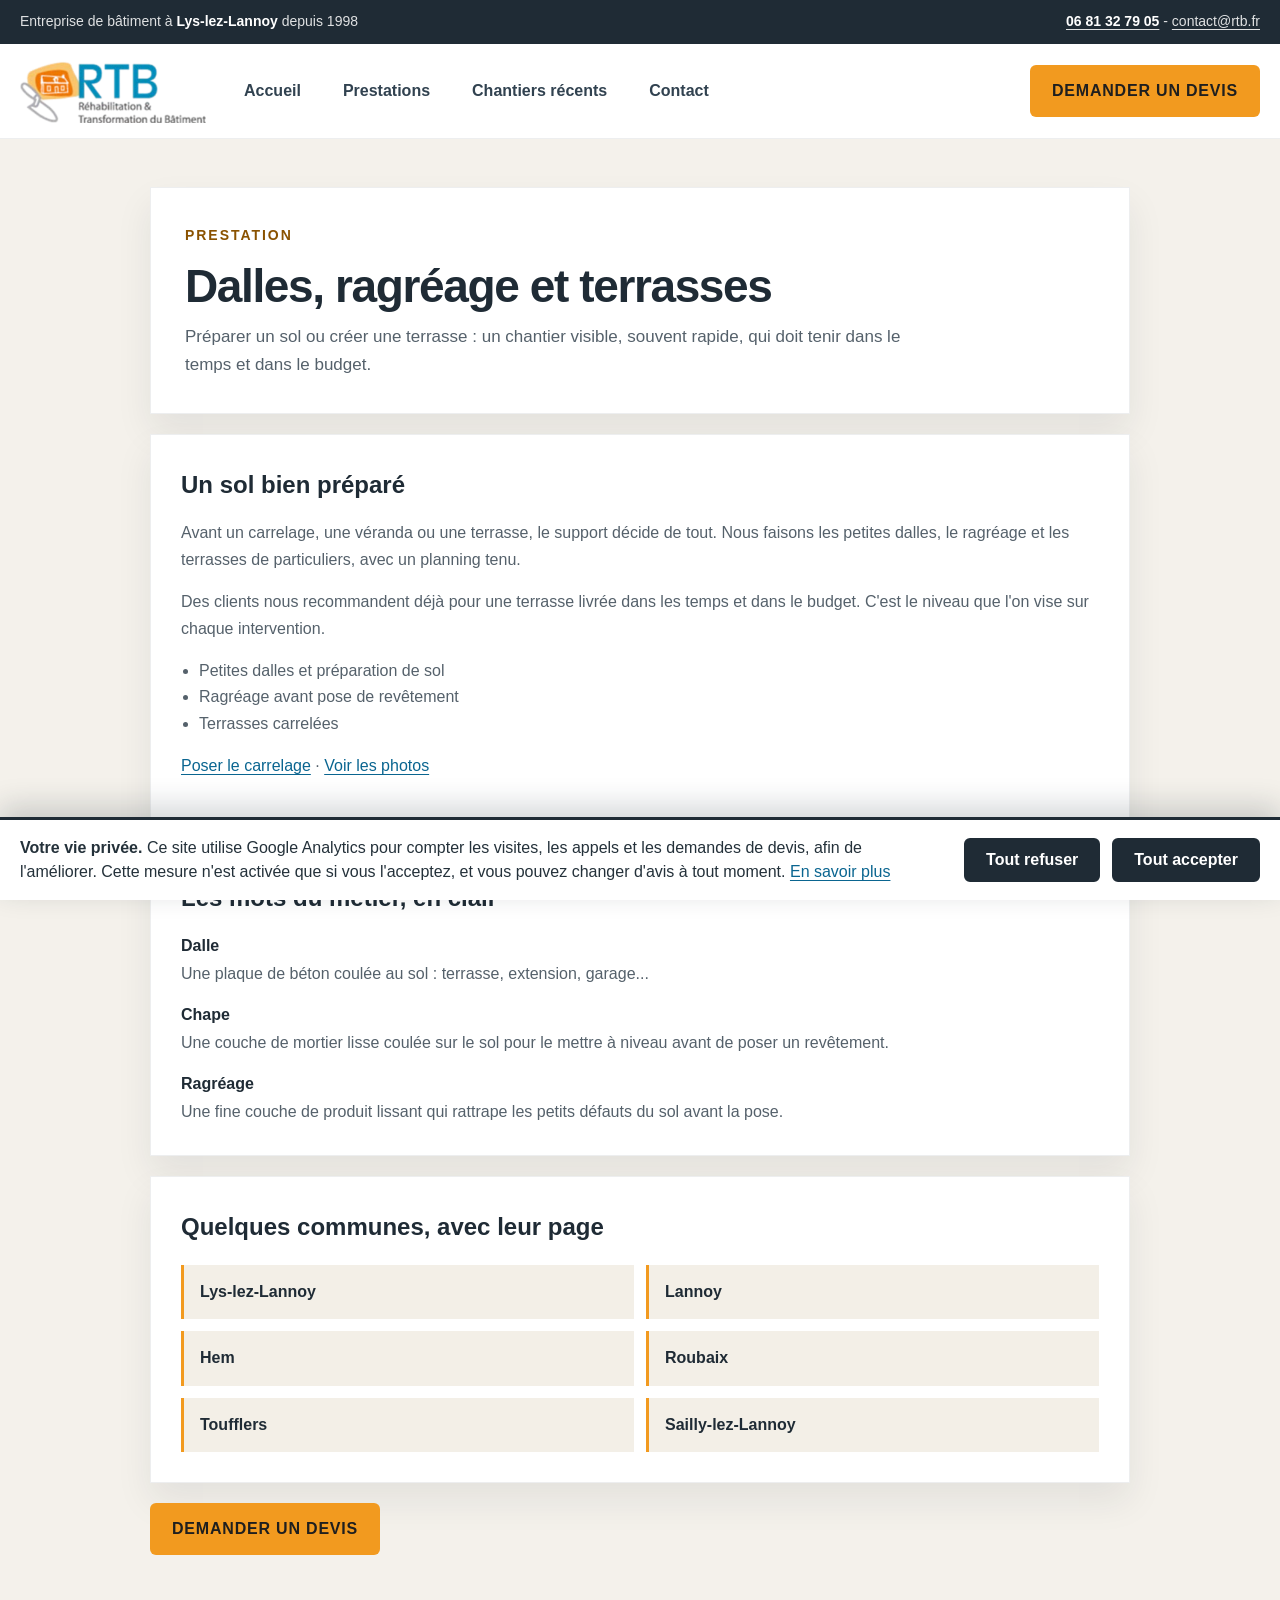
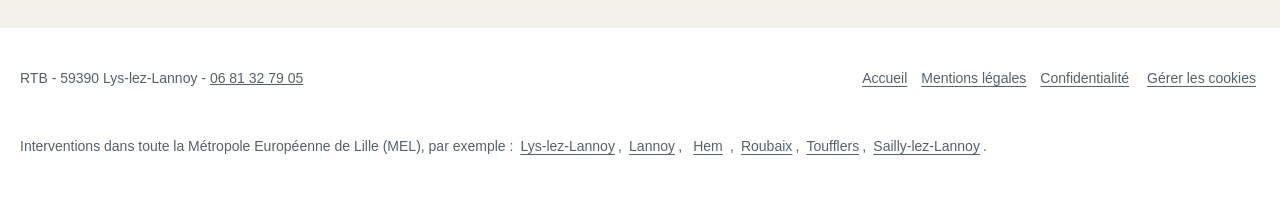
<file: dalles-terrasses.html>
<!DOCTYPE html>
<html lang="fr">
<head>
    <meta charset="UTF-8">
    <meta http-equiv="Content-Security-Policy" content="upgrade-insecure-requests">
    <script>
        // Safari signale « non sécurisé » une page ou un formulaire en http. Sur le vrai domaine, on passe en https (pas en local).
        if (location.protocol === "http:" && /^(www\.)?rtb\.fr$/i.test(location.hostname)) location.replace("https://rtb.fr" + location.pathname + location.search + location.hash);
    </script>
    <meta name="viewport" content="width=device-width, initial-scale=1.0">
    <title>Dalles et terrasses à Lys-lez-Lannoy | RTB</title>
    <meta name="description" content="Petite dalle, ragréage et terrasse à Lys-lez-Lannoy et dans la Métropole Européenne de Lille (MEL). Préparation de sol soignée. Devis gratuit.">
    <link rel="canonical" href="https://rtb.fr/dalles-terrasses.html">
    <link rel="icon" href="favicon.ico" sizes="any">
    <link rel="icon" type="image/png" sizes="32x32" href="favicon-32.png">
    <link rel="apple-touch-icon" href="apple-touch-icon.png">
    <meta property="og:type" content="website">
    <meta property="og:url" content="https://rtb.fr/dalles-terrasses.html">
    <meta property="og:title" content="Dalles et terrasses à Lys-lez-Lannoy | RTB">
    <meta property="og:description" content="Petite dalle, ragréage et terrasse à Lys-lez-Lannoy et dans la Métropole Européenne de Lille (MEL). Préparation de sol soignée. Devis gratuit.">
    <meta property="og:image" content="https://rtb.fr/images/piece.jpg">
    <link rel="stylesheet" href="site.css">
    <link rel="stylesheet" href="ux.css">
    <script src="tracking.js" defer></script>
    <script src="site.js" defer></script>
    <script type="application/ld+json">
{
      "@context": "https://schema.org",
      "@type": "Service",
      "name": "Dalles et terrasses",
      "url": "https://rtb.fr/dalles-terrasses.html",
      "provider": {
        "@type": "HomeAndConstructionBusiness",
        "name": "Réhabilitation Transformation Bâtiment Rtb",
        "alternateName": "RTB",
        "telephone": "+33681327905",
        "address": {
          "@type": "PostalAddress",
          "addressLocality": "Lys-lez-Lannoy",
          "postalCode": "59390",
          "addressCountry": "FR"
        }
      },
      "areaServed": [
        {"@type":"City","name":"Lys-lez-Lannoy"},
        {"@type":"City","name":"Lannoy"},
        {"@type":"City","name":"Hem"},
        {"@type":"City","name":"Roubaix"},
        {"@type":"City","name":"Toufflers"},
        {"@type":"City","name":"Sailly-lez-Lannoy"},
        { "@type": "AdministrativeArea", "name": "Métropole Européenne de Lille" }
      ]
    }
    </script>
</head>
<body class="has-mobile-bar">
    <a class="skip-link" href="#main">Aller au contenu principal</a>

    <div class="topbar" role="region" aria-label="Coordonnées de l'entreprise">
        <div class="container topbar-inner">
            <div>Entreprise de bâtiment à <strong>Lys-lez-Lannoy</strong> depuis 1998</div>
            <div>
                <a href="tel:0681327905" style="color: inherit;"><strong>06 81 32 79 05</strong></a>
                -
                <a href="mailto:contact@rtb.fr" style="color: inherit;">contact@rtb.fr</a>
            </div>
        </div>
    </div>
    <header class="site-header">
        <div class="container header-inner">
            <a class="brand" href="index.html" aria-label="Accueil RTB">
                <img src="rtb-logo.png" alt="RTB Bâtiment" width="186" height="54">
            </a>
            <div class="nav-wrap" id="site-nav" data-nav-wrap>
                <div class="nav-shell">
                    <nav class="nav" aria-label="Navigation principale">
                        <a class="nav-link" href="index.html">Accueil</a>
                        <a class="nav-link" href="index.html#prestations">Prestations</a>
                        <a class="nav-link" href="chantiers-recents.html">Chantiers récents</a>
                        <a class="nav-link" href="index.html#contact">Contact</a>
                    </nav>
                </div>
            </div>
            <div class="header-cta">
                <a href="index.html#devis" class="btn btn-primary"><span class="cta-full">Demander un devis</span><span class="cta-short">Devis</span></a>
            </div>
            <button class="menu-toggle" type="button" aria-label="Ouvrir le menu" aria-expanded="false" aria-controls="site-nav" data-menu-toggle>&#9776;</button>
        </div>
    </header>
    <main id="main" tabindex="-1" class="page-main">
        <div class="container">
            <section class="page-hero">
                <span class="eyebrow">Prestation</span>
                <h1>Dalles, ragréage et terrasses</h1>
                <p class="intro">Préparer un sol ou créer une terrasse : un chantier visible, souvent rapide, qui doit tenir dans le temps et dans le budget.</p>
            </section>
                        <section class="card">
                <h2>Un sol bien préparé</h2>
                <p>Avant un carrelage, une véranda ou une terrasse, le support décide de tout. Nous faisons les petites dalles, le ragréage et les terrasses de particuliers, avec un planning tenu.</p>
                <p>Des clients nous recommandent déjà pour une terrasse livrée dans les temps et dans le budget. C'est le niveau que l'on vise sur chaque intervention.</p>
                <ul>
                    <li>Petites dalles et préparation de sol</li>
                    <li>Ragréage avant pose de revêtement</li>
                    <li>Terrasses carrelées</li>
                </ul>
                <p><a href="carrelage.html">Poser le carrelage</a> · <a href="chantiers-recents.html">Voir les photos</a></p>
            </section>
            <section class="card">
                <h2>Les mots du métier, en clair</h2>
                <dl class="glossary">
                    <dt>Dalle</dt>
                    <dd>Une plaque de béton coulée au sol : terrasse, extension, garage...</dd>
                    <dt>Chape</dt>
                    <dd>Une couche de mortier lisse coulée sur le sol pour le mettre à niveau avant de poser un revêtement.</dd>
                    <dt>Ragréage</dt>
                    <dd>Une fine couche de produit lissant qui rattrape les petits défauts du sol avant la pose.</dd>
                </dl>
            </section>
            <section class="card">
                <h2>Quelques communes, avec leur page</h2>
                <div class="related-grid">
                    <a href="lys-lez-lannoy.html">Lys-lez-Lannoy</a>
                    <a href="lannoy.html">Lannoy</a>
                    <a href="hem.html">Hem</a>
                    <a href="roubaix.html">Roubaix</a>
                    <a href="toufflers.html">Toufflers</a>
                    <a href="sailly-lez-lannoy.html">Sailly-lez-Lannoy</a>
                </div>
            </section>
            <div class="cta-row">
                <a class="btn btn-primary" href="index.html#devis">Demander un devis</a>
            </div>
        </div>
    </main>
    <footer class="site-footer">
        <div class="container footer-inner">
            <div>RTB - 59390 Lys-lez-Lannoy - <a href="tel:0681327905">06 81 32 79 05</a></div>
            <div class="footer-links">
                <a href="index.html">Accueil</a>
                <a href="mentions-legales.html">Mentions légales</a>
                <a href="politique-confidentialite.html">Confidentialité</a>
            </div>
            <div class="footer-zones">
                Interventions dans toute la Métropole Européenne de Lille (MEL), par exemple : <a href="lys-lez-lannoy.html">Lys-lez-Lannoy</a>,
                <a href="lannoy.html">Lannoy</a>,
                <a href="hem.html">Hem</a>,
                <a href="roubaix.html">Roubaix</a>,
                <a href="toufflers.html">Toufflers</a>,
                <a href="sailly-lez-lannoy.html">Sailly-lez-Lannoy</a>.
            </div>
        </div>
    </footer>

    <nav class="mobile-bar" aria-label="Actions rapides">
        <a class="mobile-bar-btn mobile-bar-call" href="tel:0681327905">
            <svg viewBox="0 0 24 24" fill="currentColor" aria-hidden="true" focusable="false"><path d="M6.6 10.8a15.1 15.1 0 0 0 6.6 6.6l2.2-2.2a1 1 0 0 1 1-.25c1.1.37 2.3.57 3.6.57a1 1 0 0 1 1 1V20a1 1 0 0 1-1 1A17 17 0 0 1 3 4a1 1 0 0 1 1-1h3.5a1 1 0 0 1 1 1c0 1.25.2 2.45.57 3.57a1 1 0 0 1-.25 1z"/></svg>
            <span>Appeler<span class="sr-only"> le 06 81 32 79 05</span></span>
        </a>
        <a class="mobile-bar-btn mobile-bar-devis" href="index.html#devis">Devis</a>
    </nav>

</body>
</html>
</file>
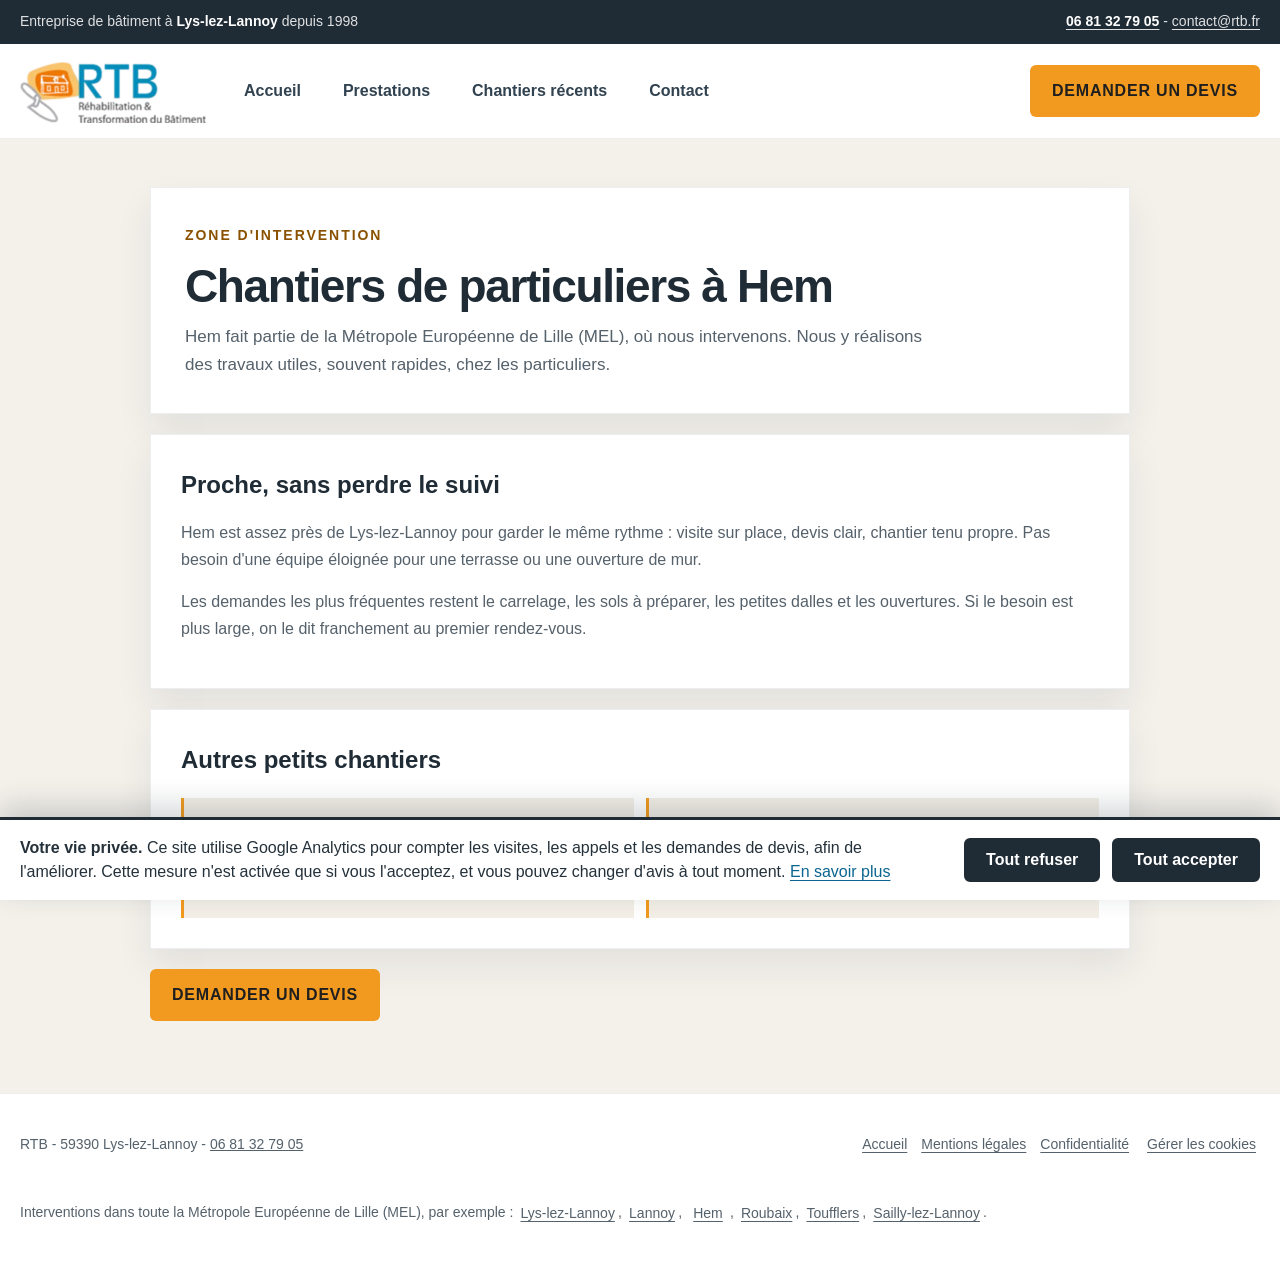
<file: hem.html>
﻿<!DOCTYPE html>
<html lang="fr">
<head>
    <meta charset="UTF-8">
    <meta http-equiv="Content-Security-Policy" content="upgrade-insecure-requests">
    <script>
        // Safari signale « non sécurisé » une page ou un formulaire en http. Sur le vrai domaine, on passe en https (pas en local).
        if (location.protocol === "http:" && /^(www\.)?rtb\.fr$/i.test(location.hostname)) location.replace("https://rtb.fr" + location.pathname + location.search + location.hash);
    </script>
    <meta name="viewport" content="width=device-width, initial-scale=1.0">
    <title>Carrelage et ouverture de mur à Hem | RTB</title>
    <meta name="description" content="Entreprise de bâtiment à Lys-lez-Lannoy, intervention à Hem : carrelage, terrasse, ouverture de mur, petites dalles. Devis gratuit.">
    <link rel="canonical" href="https://rtb.fr/hem.html">
    <link rel="icon" href="favicon.ico" sizes="any">
    <link rel="icon" type="image/png" sizes="32x32" href="favicon-32.png">
    <link rel="apple-touch-icon" href="apple-touch-icon.png">
    <meta property="og:type" content="website">
    <meta property="og:url" content="https://rtb.fr/hem.html">
    <meta property="og:title" content="Carrelage et ouverture de mur à Hem | RTB">
    <meta property="og:description" content="Entreprise de bâtiment à Lys-lez-Lannoy, intervention à Hem : carrelage, terrasse, ouverture de mur, petites dalles. Devis gratuit.">
    <meta property="og:image" content="https://rtb.fr/images/piece.jpg">
    <link rel="stylesheet" href="site.css">
    <link rel="stylesheet" href="ux.css">
    <script src="tracking.js" defer></script>
    <script src="site.js" defer></script>
    <script type="application/ld+json">
{
      "@context": "https://schema.org",
      "@type": "WebPage",
      "name": "Hem",
      "url": "https://rtb.fr/hem.html",
      "about": {
        "@type": "HomeAndConstructionBusiness",
        "name": "Réhabilitation Transformation Bâtiment Rtb",
        "alternateName": "RTB",
        "telephone": "+33681327905",
        "address": {
          "@type": "PostalAddress",
          "addressLocality": "Lys-lez-Lannoy",
          "postalCode": "59390",
          "addressCountry": "FR"
        },
        "areaServed": { "@type": "City", "name": "Hem" }
      }
    }
    </script>
</head>
<body class="has-mobile-bar">
    <a class="skip-link" href="#main">Aller au contenu principal</a>

    <div class="topbar" role="region" aria-label="Coordonnées de l'entreprise">
        <div class="container topbar-inner">
            <div>Entreprise de bâtiment à <strong>Lys-lez-Lannoy</strong> depuis 1998</div>
            <div>
                <a href="tel:0681327905" style="color: inherit;"><strong>06 81 32 79 05</strong></a>
                -
                <a href="mailto:contact@rtb.fr" style="color: inherit;">contact@rtb.fr</a>
            </div>
        </div>
    </div>
    <header class="site-header">
        <div class="container header-inner">
            <a class="brand" href="index.html" aria-label="Accueil RTB">
                <img src="rtb-logo.png" alt="RTB Bâtiment" width="186" height="54">
            </a>
            <div class="nav-wrap" id="site-nav" data-nav-wrap>
                <div class="nav-shell">
                    <nav class="nav" aria-label="Navigation principale">
                        <a class="nav-link" href="index.html">Accueil</a>
                        <a class="nav-link" href="index.html#prestations">Prestations</a>
                        <a class="nav-link" href="chantiers-recents.html">Chantiers récents</a>
                        <a class="nav-link" href="index.html#contact">Contact</a>
                    </nav>
                </div>
            </div>
            <div class="header-cta">
                <a href="index.html#devis" class="btn btn-primary"><span class="cta-full">Demander un devis</span><span class="cta-short">Devis</span></a>
            </div>
            <button class="menu-toggle" type="button" aria-label="Ouvrir le menu" aria-expanded="false" aria-controls="site-nav" data-menu-toggle>&#9776;</button>
        </div>
    </header>
    <main id="main" tabindex="-1" class="page-main">
        <div class="container">
            <section class="page-hero">
                <span class="eyebrow">Zone d'intervention</span>
                <h1>Chantiers de particuliers à Hem</h1>
                <p class="intro">Hem fait partie de la Métropole Européenne de Lille (MEL), où nous intervenons. Nous y réalisons des travaux utiles, souvent rapides, chez les particuliers.</p>
            </section>
                        <section class="card">
                <h2>Proche, sans perdre le suivi</h2>
                <p>Hem est assez près de Lys-lez-Lannoy pour garder le même rythme : visite sur place, devis clair, chantier tenu propre. Pas besoin d'une équipe éloignée pour une terrasse ou une ouverture de mur.</p>
                <p>Les demandes les plus fréquentes restent le carrelage, les sols à préparer, les petites dalles et les ouvertures. Si le besoin est plus large, on le dit franchement au premier rendez-vous.</p>
            </section>            <section class="card">
                <h2>Autres petits chantiers</h2>
                <div class="related-grid">
                    <a href="carrelage.html">Carrelage</a>
                    <a href="ouverture-mur.html">Ouverture de mur</a>
                    <a href="dalles-terrasses.html">Dalles et terrasses</a>
                    <a href="maconnerie.html">Maçonnerie</a>
                </div>
            </section>
            <div class="cta-row">
                <a class="btn btn-primary" href="index.html#devis">Demander un devis</a>
            </div>
        </div>
    </main>
    <footer class="site-footer">
        <div class="container footer-inner">
            <div>RTB - 59390 Lys-lez-Lannoy - <a href="tel:0681327905">06 81 32 79 05</a></div>
            <div class="footer-links">
                <a href="index.html">Accueil</a>
                <a href="mentions-legales.html">Mentions légales</a>
                <a href="politique-confidentialite.html">Confidentialité</a>
            </div>
            <div class="footer-zones">
                Interventions dans toute la Métropole Européenne de Lille (MEL), par exemple : <a href="lys-lez-lannoy.html">Lys-lez-Lannoy</a>,
                <a href="lannoy.html">Lannoy</a>,
                <a href="hem.html">Hem</a>,
                <a href="roubaix.html">Roubaix</a>,
                <a href="toufflers.html">Toufflers</a>,
                <a href="sailly-lez-lannoy.html">Sailly-lez-Lannoy</a>.
            </div>
        </div>
    </footer>

    <nav class="mobile-bar" aria-label="Actions rapides">
        <a class="mobile-bar-btn mobile-bar-call" href="tel:0681327905">
            <svg viewBox="0 0 24 24" fill="currentColor" aria-hidden="true" focusable="false"><path d="M6.6 10.8a15.1 15.1 0 0 0 6.6 6.6l2.2-2.2a1 1 0 0 1 1-.25c1.1.37 2.3.57 3.6.57a1 1 0 0 1 1 1V20a1 1 0 0 1-1 1A17 17 0 0 1 3 4a1 1 0 0 1 1-1h3.5a1 1 0 0 1 1 1c0 1.25.2 2.45.57 3.57a1 1 0 0 1-.25 1z"/></svg>
            <span>Appeler<span class="sr-only"> le 06 81 32 79 05</span></span>
        </a>
        <a class="mobile-bar-btn mobile-bar-devis" href="index.html#devis">Devis</a>
    </nav>

</body>
</html>
</file>
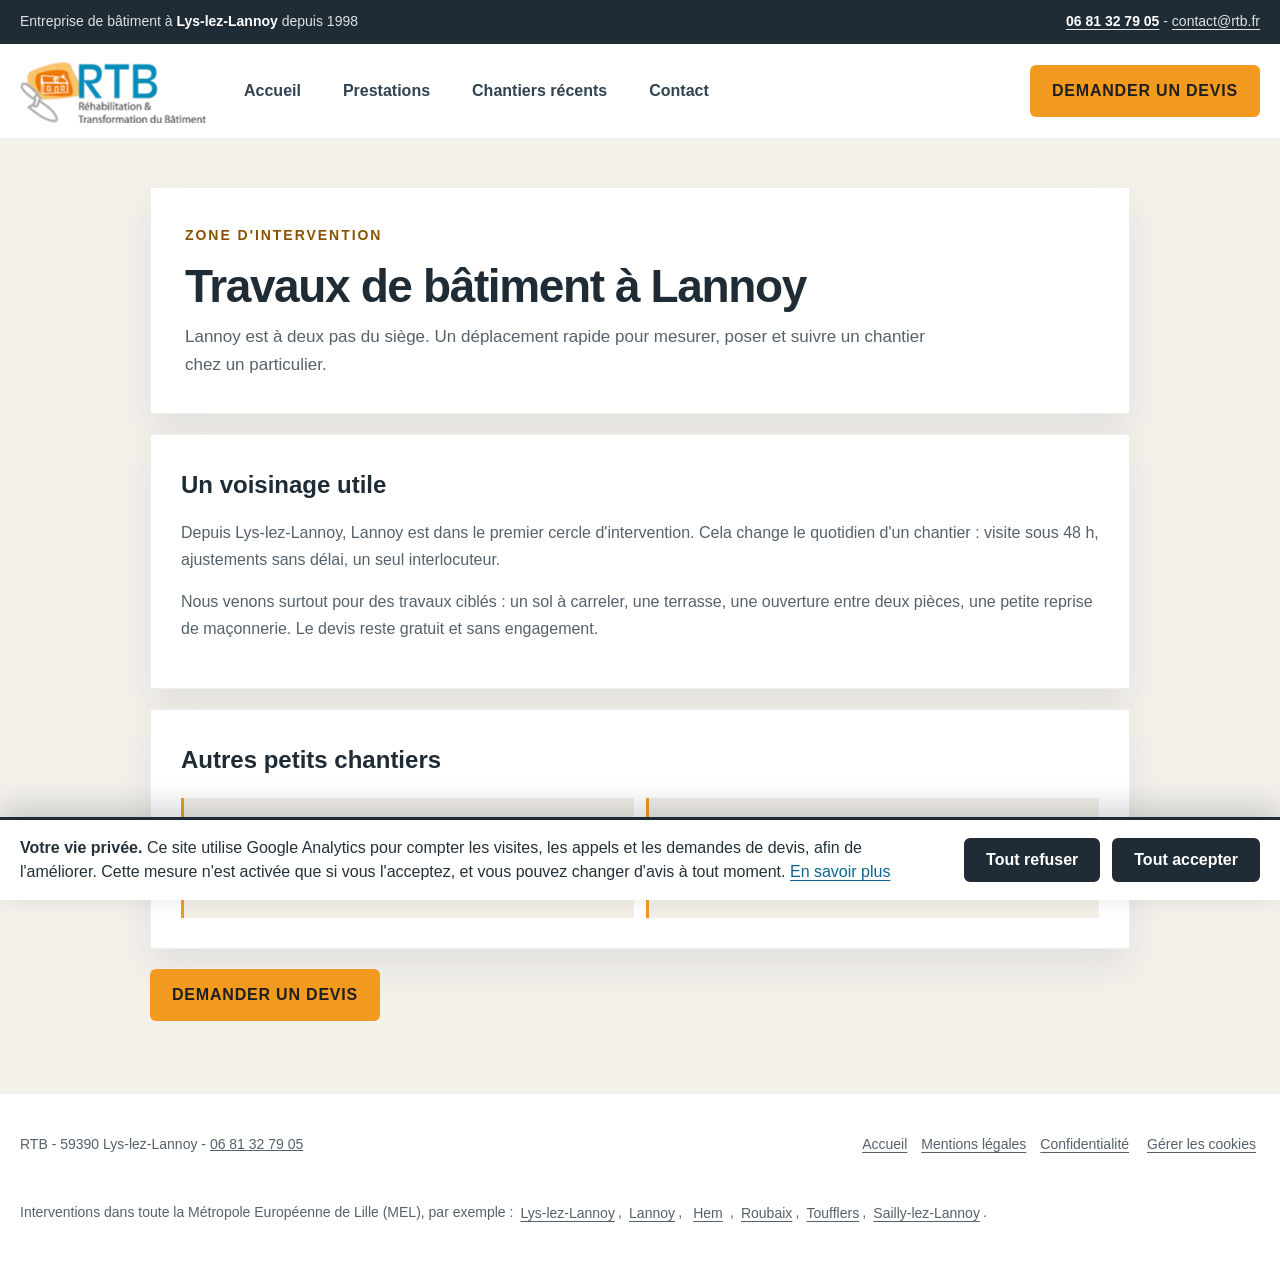
<file: lannoy.html>
﻿<!DOCTYPE html>
<html lang="fr">
<head>
    <meta charset="UTF-8">
    <meta http-equiv="Content-Security-Policy" content="upgrade-insecure-requests">
    <script>
        // Safari signale « non sécurisé » une page ou un formulaire en http. Sur le vrai domaine, on passe en https (pas en local).
        if (location.protocol === "http:" && /^(www\.)?rtb\.fr$/i.test(location.hostname)) location.replace("https://rtb.fr" + location.pathname + location.search + location.hash);
    </script>
    <meta name="viewport" content="width=device-width, initial-scale=1.0">
    <title>Carrelage et maçonnerie à Lannoy | RTB</title>
    <meta name="description" content="RTB intervient à Lannoy pour le carrelage, les terrasses, les ouvertures de mur et les petites reprises. Siège à Lys-lez-Lannoy, devis gratuit.">
    <link rel="canonical" href="https://rtb.fr/lannoy.html">
    <link rel="icon" href="favicon.ico" sizes="any">
    <link rel="icon" type="image/png" sizes="32x32" href="favicon-32.png">
    <link rel="apple-touch-icon" href="apple-touch-icon.png">
    <meta property="og:type" content="website">
    <meta property="og:url" content="https://rtb.fr/lannoy.html">
    <meta property="og:title" content="Carrelage et maçonnerie à Lannoy | RTB">
    <meta property="og:description" content="RTB intervient à Lannoy pour le carrelage, les terrasses, les ouvertures de mur et les petites reprises. Siège à Lys-lez-Lannoy, devis gratuit.">
    <meta property="og:image" content="https://rtb.fr/images/piece.jpg">
    <link rel="stylesheet" href="site.css">
    <link rel="stylesheet" href="ux.css">
    <script src="tracking.js" defer></script>
    <script src="site.js" defer></script>
    <script type="application/ld+json">
{
      "@context": "https://schema.org",
      "@type": "WebPage",
      "name": "Lannoy",
      "url": "https://rtb.fr/lannoy.html",
      "about": {
        "@type": "HomeAndConstructionBusiness",
        "name": "Réhabilitation Transformation Bâtiment Rtb",
        "alternateName": "RTB",
        "telephone": "+33681327905",
        "address": {
          "@type": "PostalAddress",
          "addressLocality": "Lys-lez-Lannoy",
          "postalCode": "59390",
          "addressCountry": "FR"
        },
        "areaServed": { "@type": "City", "name": "Lannoy" }
      }
    }
    </script>
</head>
<body class="has-mobile-bar">
    <a class="skip-link" href="#main">Aller au contenu principal</a>

    <div class="topbar" role="region" aria-label="Coordonnées de l'entreprise">
        <div class="container topbar-inner">
            <div>Entreprise de bâtiment à <strong>Lys-lez-Lannoy</strong> depuis 1998</div>
            <div>
                <a href="tel:0681327905" style="color: inherit;"><strong>06 81 32 79 05</strong></a>
                -
                <a href="mailto:contact@rtb.fr" style="color: inherit;">contact@rtb.fr</a>
            </div>
        </div>
    </div>
    <header class="site-header">
        <div class="container header-inner">
            <a class="brand" href="index.html" aria-label="Accueil RTB">
                <img src="rtb-logo.png" alt="RTB Bâtiment" width="186" height="54">
            </a>
            <div class="nav-wrap" id="site-nav" data-nav-wrap>
                <div class="nav-shell">
                    <nav class="nav" aria-label="Navigation principale">
                        <a class="nav-link" href="index.html">Accueil</a>
                        <a class="nav-link" href="index.html#prestations">Prestations</a>
                        <a class="nav-link" href="chantiers-recents.html">Chantiers récents</a>
                        <a class="nav-link" href="index.html#contact">Contact</a>
                    </nav>
                </div>
            </div>
            <div class="header-cta">
                <a href="index.html#devis" class="btn btn-primary"><span class="cta-full">Demander un devis</span><span class="cta-short">Devis</span></a>
            </div>
            <button class="menu-toggle" type="button" aria-label="Ouvrir le menu" aria-expanded="false" aria-controls="site-nav" data-menu-toggle>&#9776;</button>
        </div>
    </header>
    <main id="main" tabindex="-1" class="page-main">
        <div class="container">
            <section class="page-hero">
                <span class="eyebrow">Zone d'intervention</span>
                <h1>Travaux de bâtiment à Lannoy</h1>
                <p class="intro">Lannoy est à deux pas du siège. Un déplacement rapide pour mesurer, poser et suivre un chantier chez un particulier.</p>
            </section>
                        <section class="card">
                <h2>Un voisinage utile</h2>
                <p>Depuis Lys-lez-Lannoy, Lannoy est dans le premier cercle d'intervention. Cela change le quotidien d'un chantier : visite sous 48 h, ajustements sans délai, un seul interlocuteur.</p>
                <p>Nous venons surtout pour des travaux ciblés : un sol à carreler, une terrasse, une ouverture entre deux pièces, une petite reprise de maçonnerie. Le devis reste gratuit et sans engagement.</p>
            </section>            <section class="card">
                <h2>Autres petits chantiers</h2>
                <div class="related-grid">
                    <a href="carrelage.html">Carrelage</a>
                    <a href="ouverture-mur.html">Ouverture de mur</a>
                    <a href="dalles-terrasses.html">Dalles et terrasses</a>
                    <a href="maconnerie.html">Maçonnerie</a>
                </div>
            </section>
            <div class="cta-row">
                <a class="btn btn-primary" href="index.html#devis">Demander un devis</a>
            </div>
        </div>
    </main>
    <footer class="site-footer">
        <div class="container footer-inner">
            <div>RTB - 59390 Lys-lez-Lannoy - <a href="tel:0681327905">06 81 32 79 05</a></div>
            <div class="footer-links">
                <a href="index.html">Accueil</a>
                <a href="mentions-legales.html">Mentions légales</a>
                <a href="politique-confidentialite.html">Confidentialité</a>
            </div>
            <div class="footer-zones">
                Interventions dans toute la Métropole Européenne de Lille (MEL), par exemple : <a href="lys-lez-lannoy.html">Lys-lez-Lannoy</a>,
                <a href="lannoy.html">Lannoy</a>,
                <a href="hem.html">Hem</a>,
                <a href="roubaix.html">Roubaix</a>,
                <a href="toufflers.html">Toufflers</a>,
                <a href="sailly-lez-lannoy.html">Sailly-lez-Lannoy</a>.
            </div>
        </div>
    </footer>

    <nav class="mobile-bar" aria-label="Actions rapides">
        <a class="mobile-bar-btn mobile-bar-call" href="tel:0681327905">
            <svg viewBox="0 0 24 24" fill="currentColor" aria-hidden="true" focusable="false"><path d="M6.6 10.8a15.1 15.1 0 0 0 6.6 6.6l2.2-2.2a1 1 0 0 1 1-.25c1.1.37 2.3.57 3.6.57a1 1 0 0 1 1 1V20a1 1 0 0 1-1 1A17 17 0 0 1 3 4a1 1 0 0 1 1-1h3.5a1 1 0 0 1 1 1c0 1.25.2 2.45.57 3.57a1 1 0 0 1-.25 1z"/></svg>
            <span>Appeler<span class="sr-only"> le 06 81 32 79 05</span></span>
        </a>
        <a class="mobile-bar-btn mobile-bar-devis" href="index.html#devis">Devis</a>
    </nav>

</body>
</html>
</file>
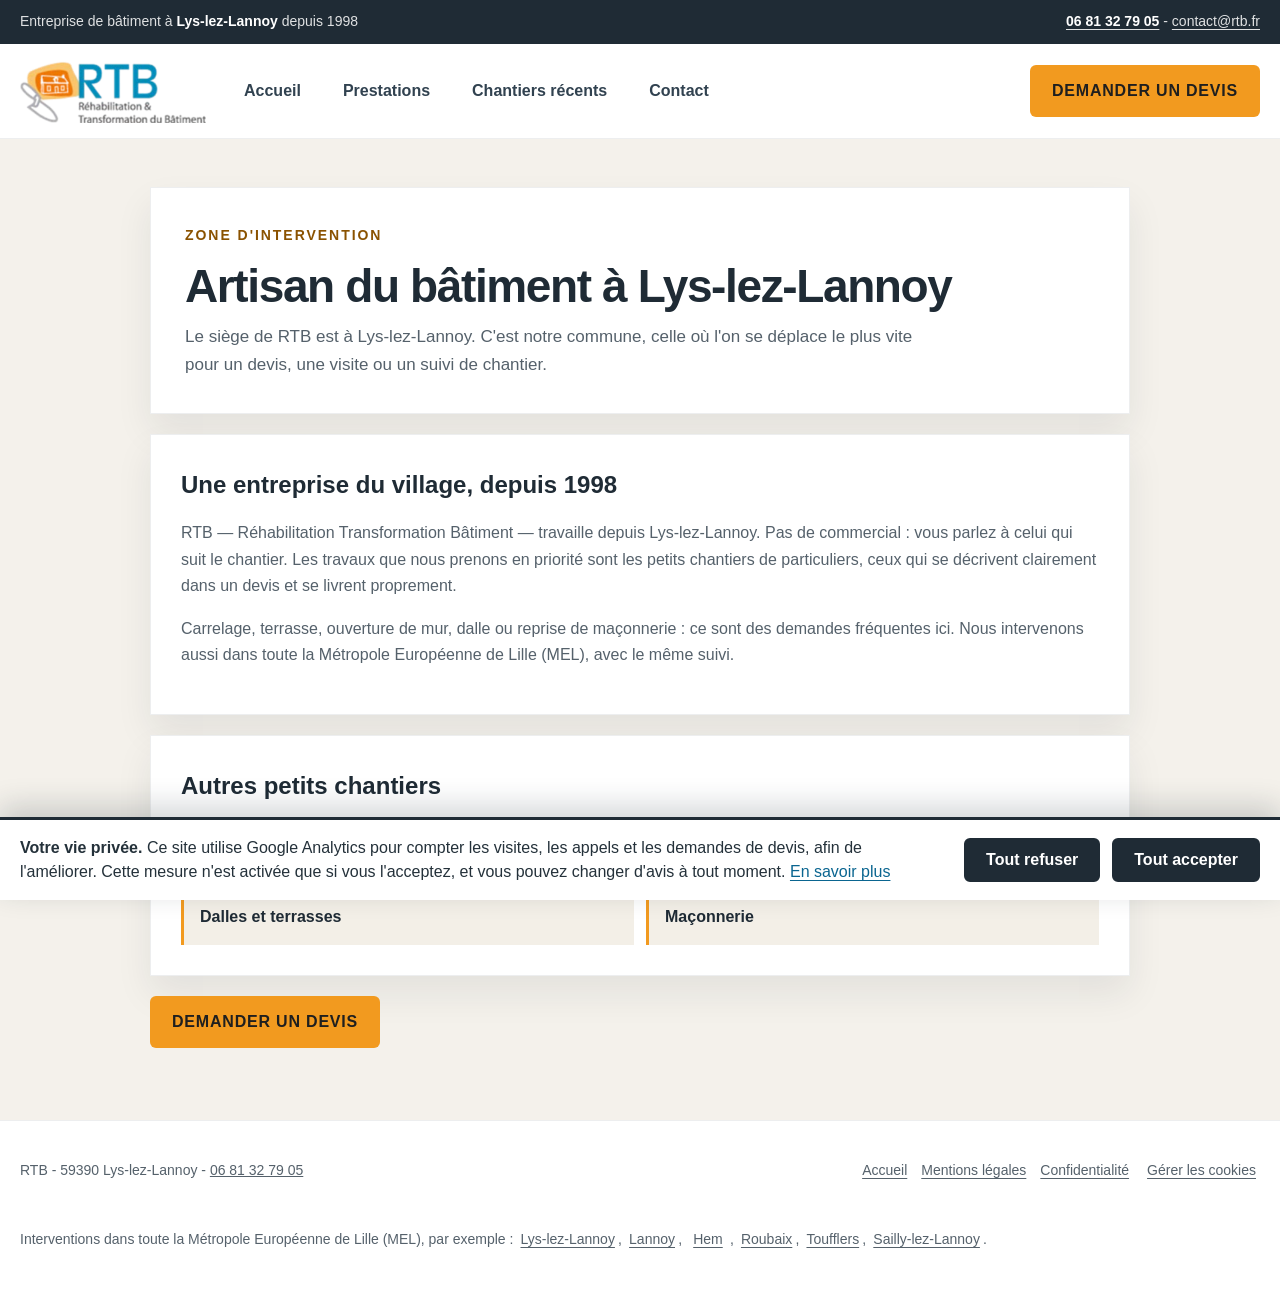
<file: lys-lez-lannoy.html>
﻿<!DOCTYPE html>
<html lang="fr">
<head>
    <meta charset="UTF-8">
    <meta http-equiv="Content-Security-Policy" content="upgrade-insecure-requests">
    <script>
        // Safari signale « non sécurisé » une page ou un formulaire en http. Sur le vrai domaine, on passe en https (pas en local).
        if (location.protocol === "http:" && /^(www\.)?rtb\.fr$/i.test(location.hostname)) location.replace("https://rtb.fr" + location.pathname + location.search + location.hash);
    </script>
    <meta name="viewport" content="width=device-width, initial-scale=1.0">
    <title>Maçonnerie et carrelage à Lys-lez-Lannoy | RTB</title>
    <meta name="description" content="RTB est installée à Lys-lez-Lannoy depuis 1998. Carrelage, terrasse, ouverture de mur et petites reprises. Devis gratuit.">
    <link rel="canonical" href="https://rtb.fr/lys-lez-lannoy.html">
    <link rel="icon" href="favicon.ico" sizes="any">
    <link rel="icon" type="image/png" sizes="32x32" href="favicon-32.png">
    <link rel="apple-touch-icon" href="apple-touch-icon.png">
    <meta property="og:type" content="website">
    <meta property="og:url" content="https://rtb.fr/lys-lez-lannoy.html">
    <meta property="og:title" content="Maçonnerie et carrelage à Lys-lez-Lannoy | RTB">
    <meta property="og:description" content="RTB est installée à Lys-lez-Lannoy depuis 1998. Carrelage, terrasse, ouverture de mur et petites reprises. Devis gratuit.">
    <meta property="og:image" content="https://rtb.fr/images/piece.jpg">
    <link rel="stylesheet" href="site.css">
    <link rel="stylesheet" href="ux.css">
    <script src="tracking.js" defer></script>
    <script src="site.js" defer></script>
    <script type="application/ld+json">
{
      "@context": "https://schema.org",
      "@type": "WebPage",
      "name": "Lys-lez-Lannoy",
      "url": "https://rtb.fr/lys-lez-lannoy.html",
      "about": {
        "@type": "HomeAndConstructionBusiness",
        "name": "Réhabilitation Transformation Bâtiment Rtb",
        "alternateName": "RTB",
        "telephone": "+33681327905",
        "address": {
          "@type": "PostalAddress",
          "addressLocality": "Lys-lez-Lannoy",
          "postalCode": "59390",
          "addressCountry": "FR"
        },
        "areaServed": { "@type": "City", "name": "Lys-lez-Lannoy" }
      }
    }
    </script>
</head>
<body class="has-mobile-bar">
    <a class="skip-link" href="#main">Aller au contenu principal</a>

    <div class="topbar" role="region" aria-label="Coordonnées de l'entreprise">
        <div class="container topbar-inner">
            <div>Entreprise de bâtiment à <strong>Lys-lez-Lannoy</strong> depuis 1998</div>
            <div>
                <a href="tel:0681327905" style="color: inherit;"><strong>06 81 32 79 05</strong></a>
                -
                <a href="mailto:contact@rtb.fr" style="color: inherit;">contact@rtb.fr</a>
            </div>
        </div>
    </div>
    <header class="site-header">
        <div class="container header-inner">
            <a class="brand" href="index.html" aria-label="Accueil RTB">
                <img src="rtb-logo.png" alt="RTB Bâtiment" width="186" height="54">
            </a>
            <div class="nav-wrap" id="site-nav" data-nav-wrap>
                <div class="nav-shell">
                    <nav class="nav" aria-label="Navigation principale">
                        <a class="nav-link" href="index.html">Accueil</a>
                        <a class="nav-link" href="index.html#prestations">Prestations</a>
                        <a class="nav-link" href="chantiers-recents.html">Chantiers récents</a>
                        <a class="nav-link" href="index.html#contact">Contact</a>
                    </nav>
                </div>
            </div>
            <div class="header-cta">
                <a href="index.html#devis" class="btn btn-primary"><span class="cta-full">Demander un devis</span><span class="cta-short">Devis</span></a>
            </div>
            <button class="menu-toggle" type="button" aria-label="Ouvrir le menu" aria-expanded="false" aria-controls="site-nav" data-menu-toggle>&#9776;</button>
        </div>
    </header>
    <main id="main" tabindex="-1" class="page-main">
        <div class="container">
            <section class="page-hero">
                <span class="eyebrow">Zone d'intervention</span>
                <h1>Artisan du bâtiment à Lys-lez-Lannoy</h1>
                <p class="intro">Le siège de RTB est à Lys-lez-Lannoy. C'est notre commune, celle où l'on se déplace le plus vite pour un devis, une visite ou un suivi de chantier.</p>
            </section>
                        <section class="card">
                <h2>Une entreprise du village, depuis 1998</h2>
                <p>RTB — Réhabilitation Transformation Bâtiment — travaille depuis Lys-lez-Lannoy. Pas de commercial : vous parlez à celui qui suit le chantier. Les travaux que nous prenons en priorité sont les petits chantiers de particuliers, ceux qui se décrivent clairement dans un devis et se livrent proprement.</p>
                <p>Carrelage, terrasse, ouverture de mur, dalle ou reprise de maçonnerie : ce sont des demandes fréquentes ici. Nous intervenons aussi dans toute la Métropole Européenne de Lille (MEL), avec le même suivi.</p>
            </section>            <section class="card">
                <h2>Autres petits chantiers</h2>
                <div class="related-grid">
                    <a href="carrelage.html">Carrelage</a>
                    <a href="ouverture-mur.html">Ouverture de mur</a>
                    <a href="dalles-terrasses.html">Dalles et terrasses</a>
                    <a href="maconnerie.html">Maçonnerie</a>
                </div>
            </section>
            <div class="cta-row">
                <a class="btn btn-primary" href="index.html#devis">Demander un devis</a>
            </div>
        </div>
    </main>
    <footer class="site-footer">
        <div class="container footer-inner">
            <div>RTB - 59390 Lys-lez-Lannoy - <a href="tel:0681327905">06 81 32 79 05</a></div>
            <div class="footer-links">
                <a href="index.html">Accueil</a>
                <a href="mentions-legales.html">Mentions légales</a>
                <a href="politique-confidentialite.html">Confidentialité</a>
            </div>
            <div class="footer-zones">
                Interventions dans toute la Métropole Européenne de Lille (MEL), par exemple : <a href="lys-lez-lannoy.html">Lys-lez-Lannoy</a>,
                <a href="lannoy.html">Lannoy</a>,
                <a href="hem.html">Hem</a>,
                <a href="roubaix.html">Roubaix</a>,
                <a href="toufflers.html">Toufflers</a>,
                <a href="sailly-lez-lannoy.html">Sailly-lez-Lannoy</a>.
            </div>
        </div>
    </footer>

    <nav class="mobile-bar" aria-label="Actions rapides">
        <a class="mobile-bar-btn mobile-bar-call" href="tel:0681327905">
            <svg viewBox="0 0 24 24" fill="currentColor" aria-hidden="true" focusable="false"><path d="M6.6 10.8a15.1 15.1 0 0 0 6.6 6.6l2.2-2.2a1 1 0 0 1 1-.25c1.1.37 2.3.57 3.6.57a1 1 0 0 1 1 1V20a1 1 0 0 1-1 1A17 17 0 0 1 3 4a1 1 0 0 1 1-1h3.5a1 1 0 0 1 1 1c0 1.25.2 2.45.57 3.57a1 1 0 0 1-.25 1z"/></svg>
            <span>Appeler<span class="sr-only"> le 06 81 32 79 05</span></span>
        </a>
        <a class="mobile-bar-btn mobile-bar-devis" href="index.html#devis">Devis</a>
    </nav>

</body>
</html>
</file>
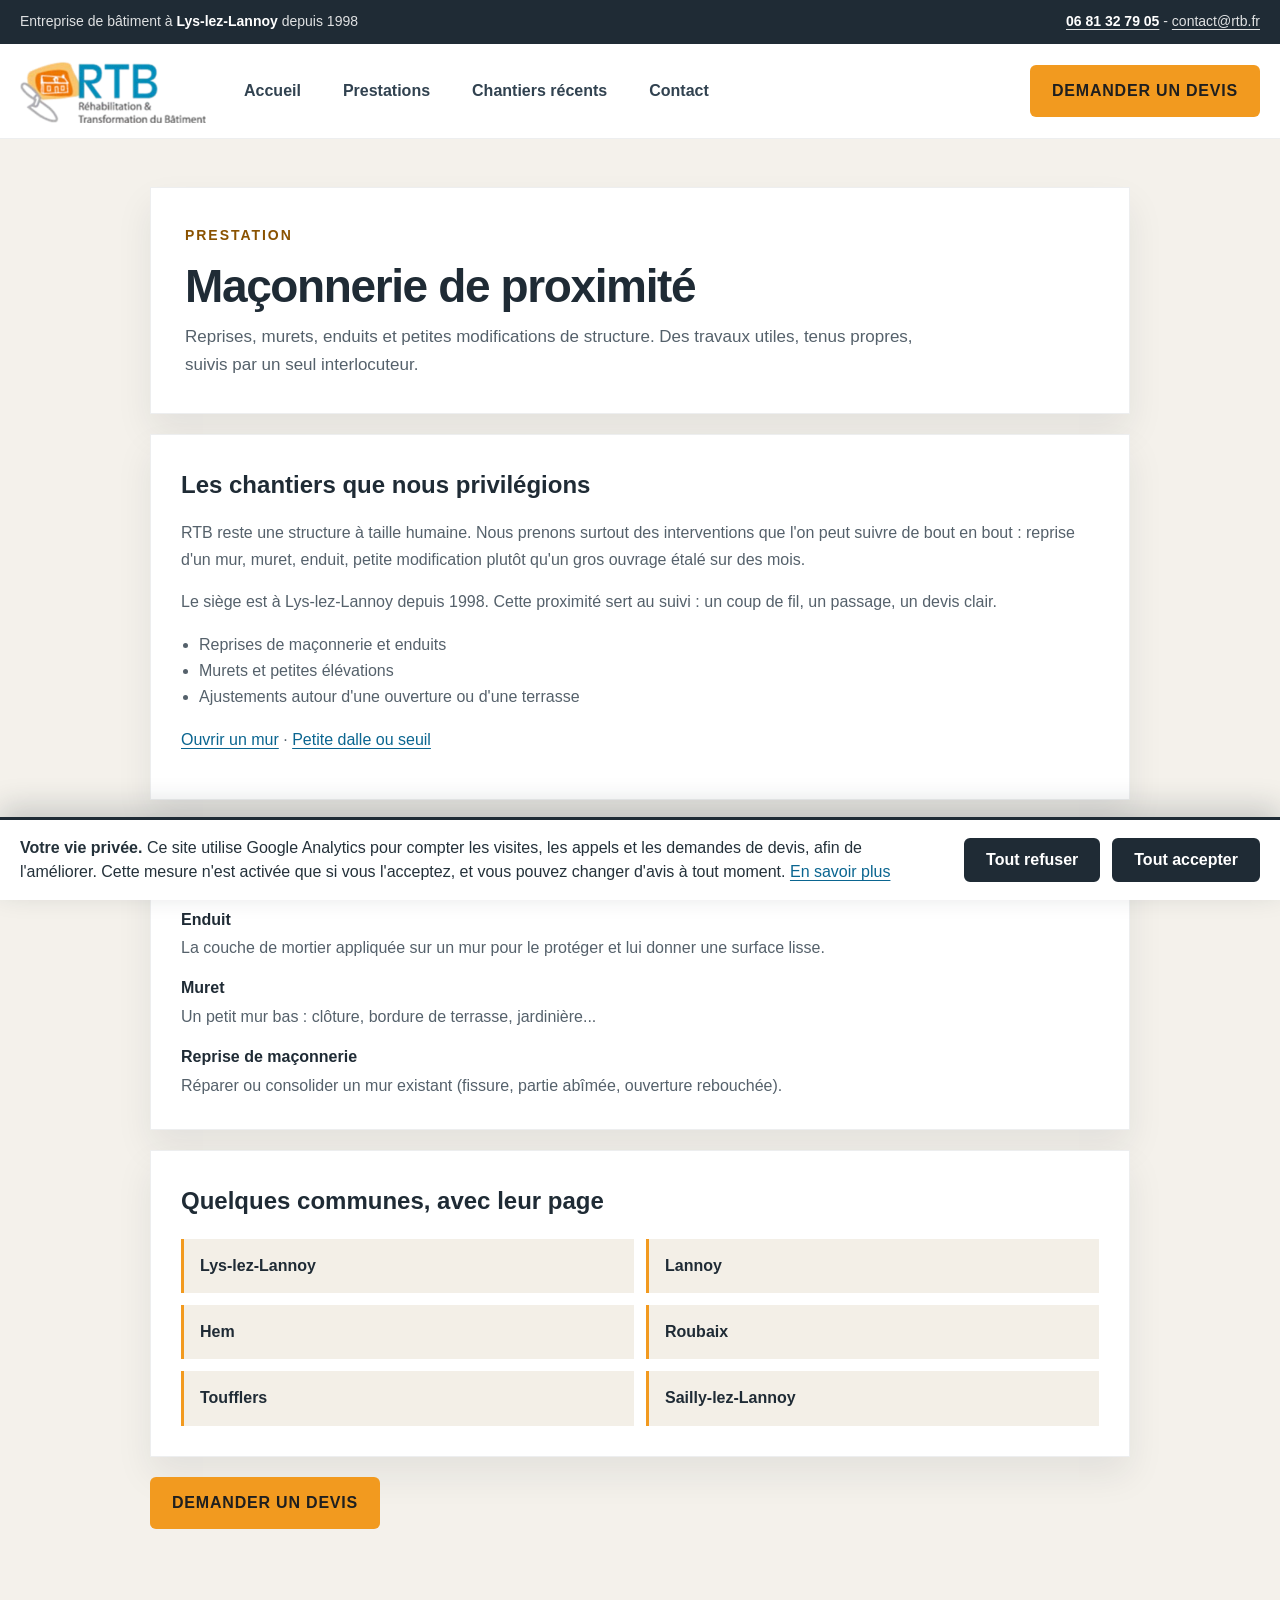
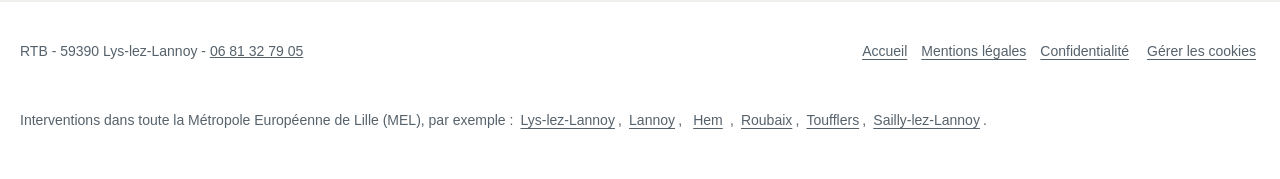
<file: maconnerie.html>
<!DOCTYPE html>
<html lang="fr">
<head>
    <meta charset="UTF-8">
    <meta http-equiv="Content-Security-Policy" content="upgrade-insecure-requests">
    <script>
        // Safari signale « non sécurisé » une page ou un formulaire en http. Sur le vrai domaine, on passe en https (pas en local).
        if (location.protocol === "http:" && /^(www\.)?rtb\.fr$/i.test(location.hostname)) location.replace("https://rtb.fr" + location.pathname + location.search + location.hash);
    </script>
    <meta name="viewport" content="width=device-width, initial-scale=1.0">
    <title>Maçonnerie à Lys-lez-Lannoy | RTB</title>
    <meta name="description" content="Petites reprises de maçonnerie, murets et enduits à Lys-lez-Lannoy. Entreprise locale depuis 1998. Devis gratuit.">
    <link rel="canonical" href="https://rtb.fr/maconnerie.html">
    <link rel="icon" href="favicon.ico" sizes="any">
    <link rel="icon" type="image/png" sizes="32x32" href="favicon-32.png">
    <link rel="apple-touch-icon" href="apple-touch-icon.png">
    <meta property="og:type" content="website">
    <meta property="og:url" content="https://rtb.fr/maconnerie.html">
    <meta property="og:title" content="Maçonnerie à Lys-lez-Lannoy | RTB">
    <meta property="og:description" content="Petites reprises de maçonnerie, murets et enduits à Lys-lez-Lannoy. Entreprise locale depuis 1998. Devis gratuit.">
    <meta property="og:image" content="https://rtb.fr/images/piece.jpg">
    <link rel="stylesheet" href="site.css">
    <link rel="stylesheet" href="ux.css">
    <script src="tracking.js" defer></script>
    <script src="site.js" defer></script>
    <script type="application/ld+json">
{
      "@context": "https://schema.org",
      "@type": "Service",
      "name": "Maçonnerie",
      "url": "https://rtb.fr/maconnerie.html",
      "provider": {
        "@type": "HomeAndConstructionBusiness",
        "name": "Réhabilitation Transformation Bâtiment Rtb",
        "alternateName": "RTB",
        "telephone": "+33681327905",
        "address": {
          "@type": "PostalAddress",
          "addressLocality": "Lys-lez-Lannoy",
          "postalCode": "59390",
          "addressCountry": "FR"
        }
      },
      "areaServed": [
        {"@type":"City","name":"Lys-lez-Lannoy"},
        {"@type":"City","name":"Lannoy"},
        {"@type":"City","name":"Hem"},
        {"@type":"City","name":"Roubaix"},
        {"@type":"City","name":"Toufflers"},
        {"@type":"City","name":"Sailly-lez-Lannoy"},
        { "@type": "AdministrativeArea", "name": "Métropole Européenne de Lille" }
      ]
    }
    </script>
</head>
<body class="has-mobile-bar">
    <a class="skip-link" href="#main">Aller au contenu principal</a>

    <div class="topbar" role="region" aria-label="Coordonnées de l'entreprise">
        <div class="container topbar-inner">
            <div>Entreprise de bâtiment à <strong>Lys-lez-Lannoy</strong> depuis 1998</div>
            <div>
                <a href="tel:0681327905" style="color: inherit;"><strong>06 81 32 79 05</strong></a>
                -
                <a href="mailto:contact@rtb.fr" style="color: inherit;">contact@rtb.fr</a>
            </div>
        </div>
    </div>
    <header class="site-header">
        <div class="container header-inner">
            <a class="brand" href="index.html" aria-label="Accueil RTB">
                <img src="rtb-logo.png" alt="RTB Bâtiment" width="186" height="54">
            </a>
            <div class="nav-wrap" id="site-nav" data-nav-wrap>
                <div class="nav-shell">
                    <nav class="nav" aria-label="Navigation principale">
                        <a class="nav-link" href="index.html">Accueil</a>
                        <a class="nav-link" href="index.html#prestations">Prestations</a>
                        <a class="nav-link" href="chantiers-recents.html">Chantiers récents</a>
                        <a class="nav-link" href="index.html#contact">Contact</a>
                    </nav>
                </div>
            </div>
            <div class="header-cta">
                <a href="index.html#devis" class="btn btn-primary"><span class="cta-full">Demander un devis</span><span class="cta-short">Devis</span></a>
            </div>
            <button class="menu-toggle" type="button" aria-label="Ouvrir le menu" aria-expanded="false" aria-controls="site-nav" data-menu-toggle>&#9776;</button>
        </div>
    </header>
    <main id="main" tabindex="-1" class="page-main">
        <div class="container">
            <section class="page-hero">
                <span class="eyebrow">Prestation</span>
                <h1>Maçonnerie de proximité</h1>
                <p class="intro">Reprises, murets, enduits et petites modifications de structure. Des travaux utiles, tenus propres, suivis par un seul interlocuteur.</p>
            </section>
                        <section class="card">
                <h2>Les chantiers que nous privilégions</h2>
                <p>RTB reste une structure à taille humaine. Nous prenons surtout des interventions que l'on peut suivre de bout en bout : reprise d'un mur, muret, enduit, petite modification plutôt qu'un gros ouvrage étalé sur des mois.</p>
                <p>Le siège est à Lys-lez-Lannoy depuis 1998. Cette proximité sert au suivi : un coup de fil, un passage, un devis clair.</p>
                <ul>
                    <li>Reprises de maçonnerie et enduits</li>
                    <li>Murets et petites élévations</li>
                    <li>Ajustements autour d'une ouverture ou d'une terrasse</li>
                </ul>
                <p><a href="ouverture-mur.html">Ouvrir un mur</a> · <a href="dalles-terrasses.html">Petite dalle ou seuil</a></p>
            </section>
            <section class="card">
                <h2>Les mots du métier, en clair</h2>
                <dl class="glossary">
                    <dt>Enduit</dt>
                    <dd>La couche de mortier appliquée sur un mur pour le protéger et lui donner une surface lisse.</dd>
                    <dt>Muret</dt>
                    <dd>Un petit mur bas : clôture, bordure de terrasse, jardinière...</dd>
                    <dt>Reprise de maçonnerie</dt>
                    <dd>Réparer ou consolider un mur existant (fissure, partie abîmée, ouverture rebouchée).</dd>
                </dl>
            </section>
            <section class="card">
                <h2>Quelques communes, avec leur page</h2>
                <div class="related-grid">
                    <a href="lys-lez-lannoy.html">Lys-lez-Lannoy</a>
                    <a href="lannoy.html">Lannoy</a>
                    <a href="hem.html">Hem</a>
                    <a href="roubaix.html">Roubaix</a>
                    <a href="toufflers.html">Toufflers</a>
                    <a href="sailly-lez-lannoy.html">Sailly-lez-Lannoy</a>
                </div>
            </section>
            <div class="cta-row">
                <a class="btn btn-primary" href="index.html#devis">Demander un devis</a>
            </div>
        </div>
    </main>
    <footer class="site-footer">
        <div class="container footer-inner">
            <div>RTB - 59390 Lys-lez-Lannoy - <a href="tel:0681327905">06 81 32 79 05</a></div>
            <div class="footer-links">
                <a href="index.html">Accueil</a>
                <a href="mentions-legales.html">Mentions légales</a>
                <a href="politique-confidentialite.html">Confidentialité</a>
            </div>
            <div class="footer-zones">
                Interventions dans toute la Métropole Européenne de Lille (MEL), par exemple : <a href="lys-lez-lannoy.html">Lys-lez-Lannoy</a>,
                <a href="lannoy.html">Lannoy</a>,
                <a href="hem.html">Hem</a>,
                <a href="roubaix.html">Roubaix</a>,
                <a href="toufflers.html">Toufflers</a>,
                <a href="sailly-lez-lannoy.html">Sailly-lez-Lannoy</a>.
            </div>
        </div>
    </footer>

    <nav class="mobile-bar" aria-label="Actions rapides">
        <a class="mobile-bar-btn mobile-bar-call" href="tel:0681327905">
            <svg viewBox="0 0 24 24" fill="currentColor" aria-hidden="true" focusable="false"><path d="M6.6 10.8a15.1 15.1 0 0 0 6.6 6.6l2.2-2.2a1 1 0 0 1 1-.25c1.1.37 2.3.57 3.6.57a1 1 0 0 1 1 1V20a1 1 0 0 1-1 1A17 17 0 0 1 3 4a1 1 0 0 1 1-1h3.5a1 1 0 0 1 1 1c0 1.25.2 2.45.57 3.57a1 1 0 0 1-.25 1z"/></svg>
            <span>Appeler<span class="sr-only"> le 06 81 32 79 05</span></span>
        </a>
        <a class="mobile-bar-btn mobile-bar-devis" href="index.html#devis">Devis</a>
    </nav>

</body>
</html>
</file>
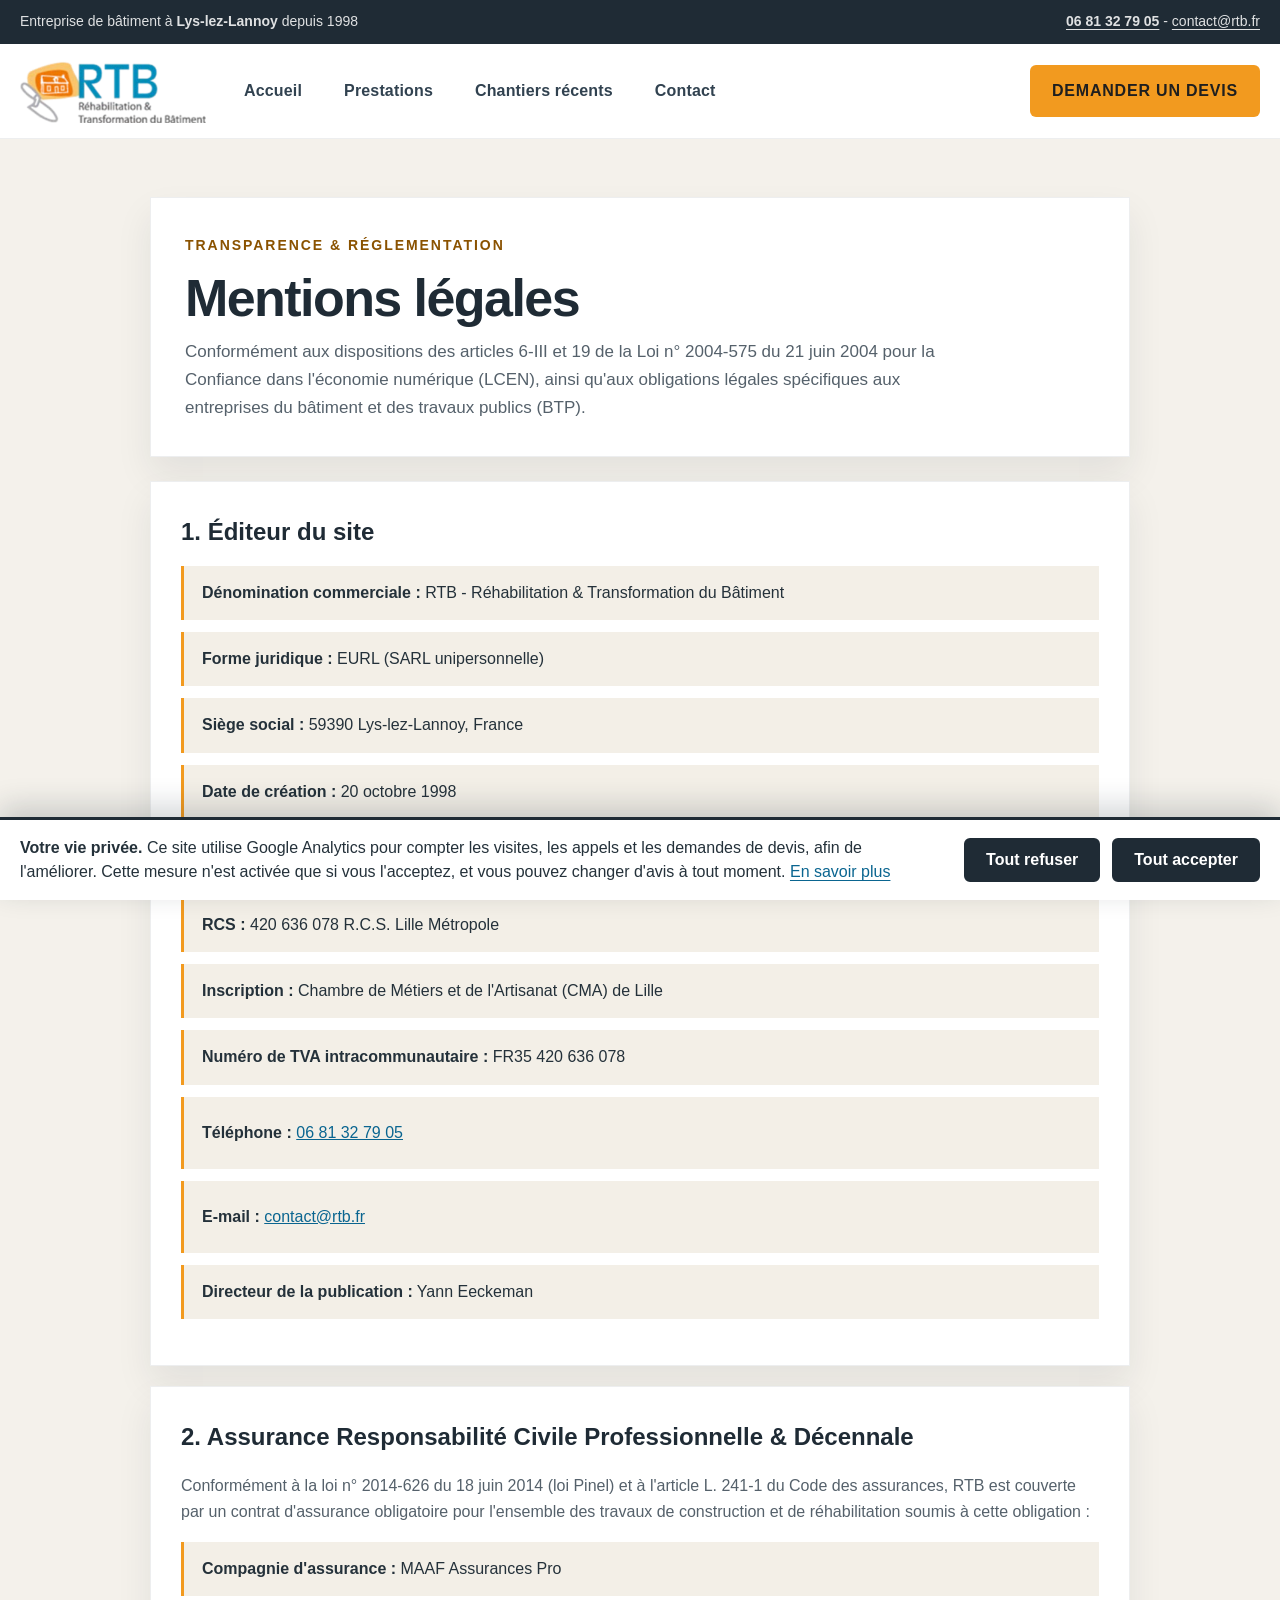
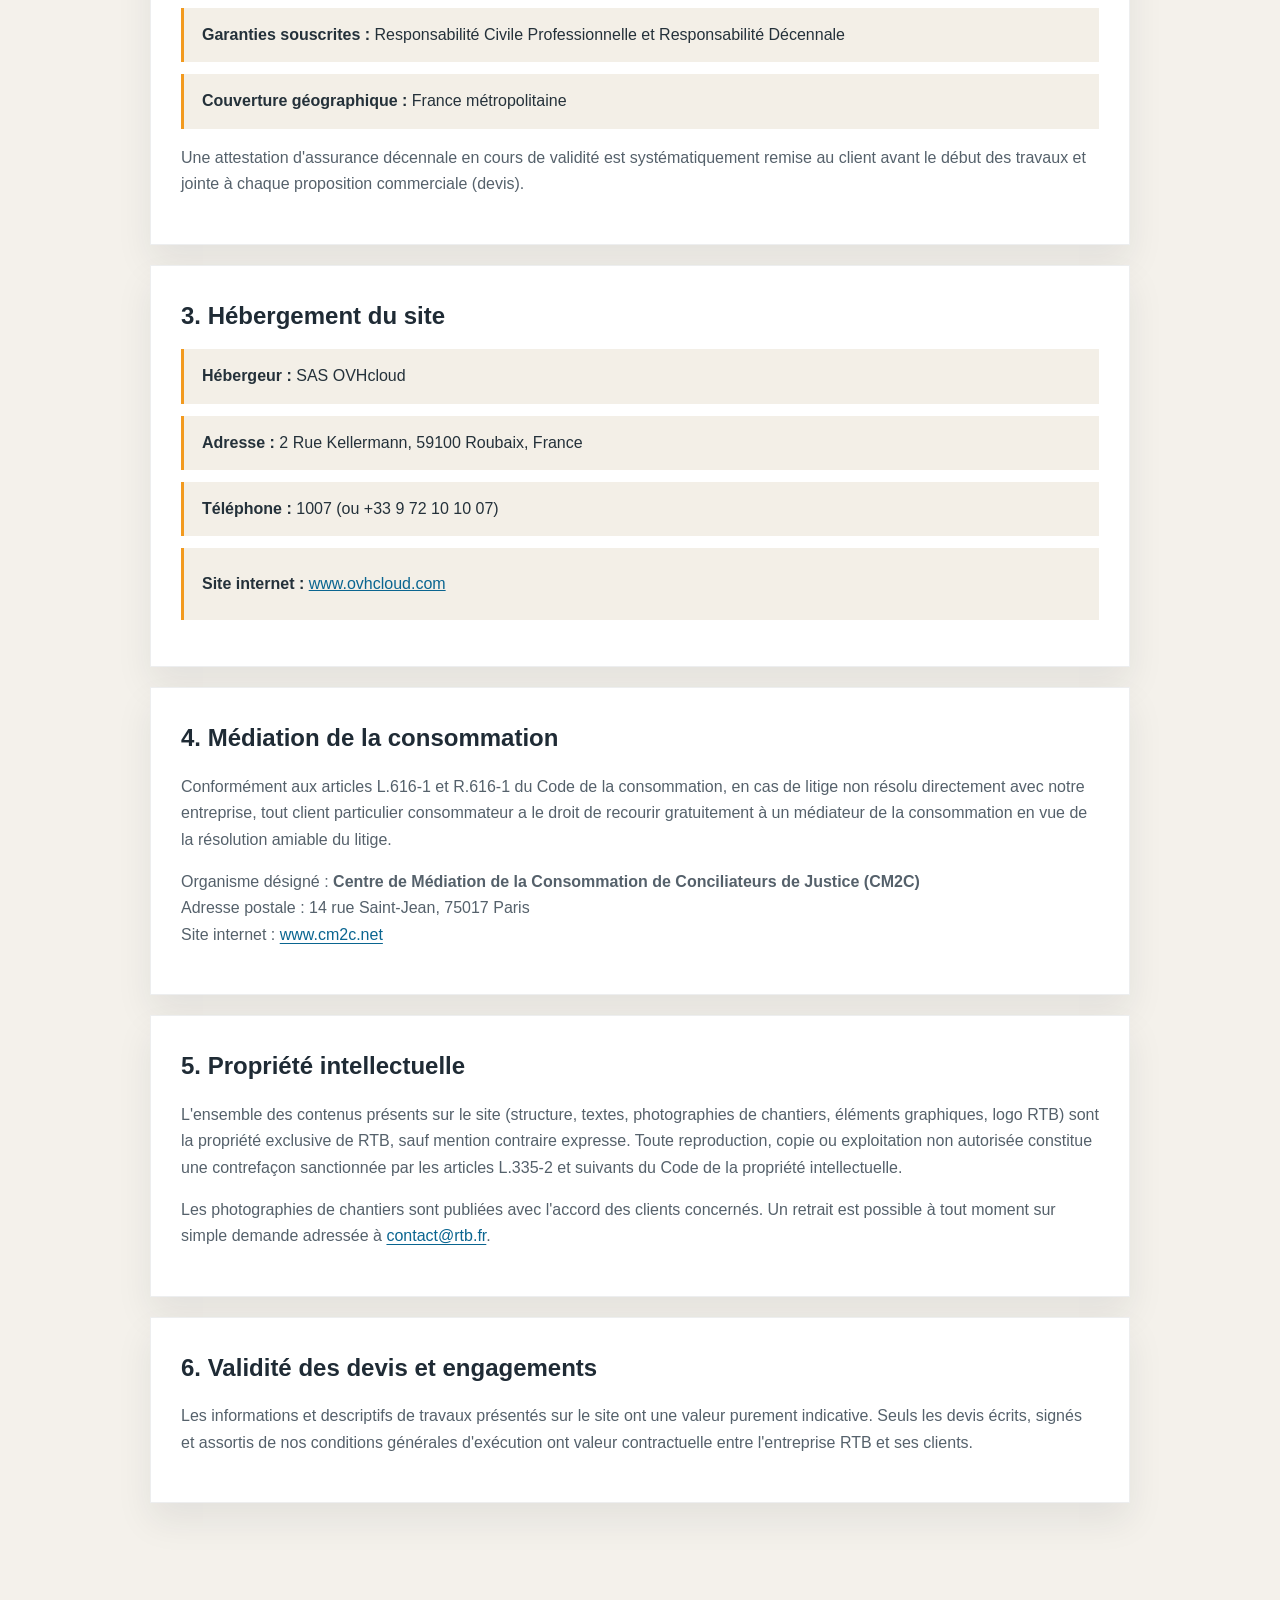
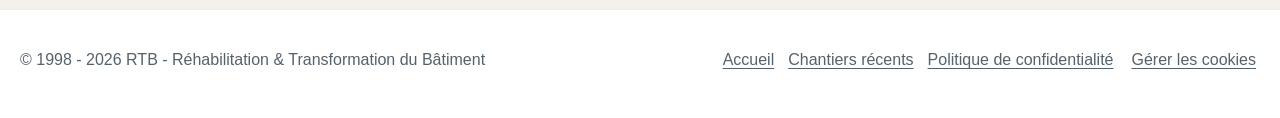
<file: mentions-legales.html>
<!DOCTYPE html>
<html lang="fr">
<head>
    <meta charset="UTF-8">
    <meta http-equiv="Content-Security-Policy" content="upgrade-insecure-requests">
    <script>
        // Safari signale « non sécurisé » une page ou un formulaire en http. Sur le vrai domaine, on passe en https (pas en local).
        if (location.protocol === "http:" && /^(www\.)?rtb\.fr$/i.test(location.hostname)) location.replace("https://rtb.fr" + location.pathname + location.search + location.hash);
    </script>
    <meta name="viewport" content="width=device-width, initial-scale=1.0">
    <title>Mentions légales | RTB</title>
    <link rel="canonical" href="https://rtb.fr/mentions-legales.html">
    <meta name="robots" content="noindex, follow">
    <link rel="icon" href="favicon.ico" sizes="any">
    <link rel="icon" type="image/png" sizes="32x32" href="favicon-32.png">
    <link rel="apple-touch-icon" href="apple-touch-icon.png">
    <meta
        name="description"
        content="Mentions légales du site RTB - Réhabilitation & Transformation du Bâtiment."
    >
    <script src="tracking.js" defer></script>
    <script src="site.js" defer></script>
    <style>
        :root {
            --bg: #f4f1eb;
            --surface: #ffffff;
            --surface-alt: #f3efe7;
            --dark: #1f2b35;
            --dark-soft: #314250;
            --text: #24313a;
            --muted: #55616b;
            --line: #d8d3ca;
            --blue: #1495c9;
            --blue-text: #0a6590;
            --orange: #f29a1f;
            --orange-dark: #8a5200; /* orange foncé : texte (≥ 5:1 sur fonds clairs) ; --orange reste réservé aux aplats et filets */
            --shadow: 0 18px 34px rgba(27, 39, 49, 0.08);
            --content: 1240px;
        }

        * { box-sizing: border-box; }
        body {
            margin: 0;
            font-family: Inter, "Segoe UI", Arial, sans-serif;
            color: var(--text);
            background: var(--bg);
            line-height: 1.65;
        }
        a { color: inherit; text-decoration: none; }
        .container { width: min(var(--content), calc(100% - 32px)); margin: 0 auto; }
        .topbar {
            background: var(--dark);
            color: rgba(255, 255, 255, 0.86);
            font-size: 0.875rem;
        }
        .topbar-inner {
            min-height: 44px;
            display: flex;
            align-items: center;
            justify-content: space-between;
            gap: 16px;
        }
        .site-header {
            position: sticky;
            top: 0;
            z-index: 40;
            background: rgba(255, 255, 255, 0.97);
            border-bottom: 1px solid rgba(31, 43, 53, 0.08);
            backdrop-filter: blur(12px);
        }
        .header-inner {
            min-height: 94px;
            display: flex;
            align-items: center;
            gap: 26px;
        }
        .brand {
            flex: 0 0 auto;
            display: inline-flex;
            align-items: center;
        }
        .brand img { width: 186px; height: auto; }
        .menu-toggle {
            display: none;
            margin-left: auto;
            width: 48px;
            height: 48px;
            border: 1px solid rgba(31, 43, 53, 0.12);
            border-radius: 6px;
            background: #fff;
            color: var(--dark);
            font-size: 1.625rem;
            cursor: pointer;
        }
        .nav-wrap {
            flex: 1 1 auto;
            display: flex;
            align-items: center;
            justify-content: space-between;
            gap: 18px;
            min-width: 0;
        }
        .nav-shell {
            width: 100%;
            display: flex;
            align-items: center;
            justify-content: space-between;
            gap: 18px;
            min-width: 0;
        }
        .nav {
            display: flex;
            align-items: center;
            flex-wrap: nowrap;
            gap: 18px;
            min-width: 0;
        }
        .nav-link {
            display: inline-flex;
            align-items: center;
            justify-content: center;
            min-height: 36px;
            padding: 0 12px;
            white-space: nowrap;
            color: var(--dark-soft);
            font-size: 1rem;
            font-weight: 700;
            border-radius: 999px;
            letter-spacing: 0.01em;
            transition: color 0.2s ease, background 0.2s ease, box-shadow 0.2s ease;
        }
        .nav-link:hover,
        .nav-link:focus-visible {
            color: var(--dark);
            outline: none;
        }
        .header-cta {
            flex: 0 0 auto;
            margin-left: auto;
            display: flex;
            align-items: center;
        }
        .header-cta .cta-short { display: none; }
        .btn {
            display: inline-flex;
            align-items: center;
            justify-content: center;
            min-height: 52px;
            padding: 0 22px;
            border: 0;
            border-radius: 6px;
            font-size: 1rem;
            font-weight: 800;
            text-transform: uppercase;
            letter-spacing: 0.05em;
            cursor: pointer;
        }
        .btn-primary { background: var(--orange); color: #1f1f1f; }
        main { padding: 58px 0 86px; }
        main .container { width: min(980px, calc(100% - 32px)); }
        .hero {
            background: #fff;
            border: 1px solid rgba(31, 43, 53, 0.08);
            box-shadow: var(--shadow);
            padding: 34px;
            margin-bottom: 24px;
        }
        .eyebrow {
            display: inline-block;
            color: var(--orange-dark);
            font-size: 0.875rem;
            font-weight: 800;
            letter-spacing: 0.14em;
            text-transform: uppercase;
        }
        h1 {
            margin: 14px 0 12px;
            font-size: clamp(2.125rem, 5vw, 3.25rem);
            line-height: 1.03;
            letter-spacing: -0.03em;
            color: var(--dark);
        }
        .intro {
            margin: 0;
            max-width: 760px;
            color: var(--muted);
            font-size: 1.0625rem;
        }
        .card {
            background: #fff;
            border: 1px solid rgba(31, 43, 53, 0.08);
            box-shadow: var(--shadow);
            padding: 30px;
            margin-bottom: 20px;
        }
        .card h2 {
            margin: 0 0 14px;
            color: var(--dark);
            font-size: 1.5rem;
        }
        .card p,
        .card li {
            color: var(--muted);
            font-size: 1rem;
        }
        .card a {
            color: var(--blue-text);
            text-decoration: underline;
        }
        .card ul {
            margin: 14px 0 0;
            padding-left: 18px;
        }
        .key-list {
            display: grid;
            gap: 12px;
            margin-bottom: 16px;
        }
        .key-list div {
            padding: 14px 18px;
            background: var(--surface-alt);
            border-left: 3px solid var(--orange);
            font-size: 1rem;
        }
        .footer {
            padding: 28px 0 36px;
            background: #fff;
            border-top: 1px solid rgba(31, 43, 53, 0.08);
            color: var(--muted);
        }
        .footer-inner {
            display: flex;
            justify-content: space-between;
            gap: 16px;
            align-items: center;
            flex-wrap: wrap;
        }
        .footer-links {
            display: flex;
            gap: 14px;
            flex-wrap: wrap;
        }

        @media (max-width: 1180px) {
            .menu-toggle { display: inline-flex; align-items: center; justify-content: center; }
            .nav-wrap {
                position: absolute;
                top: 94px;
                left: 0;
                right: 0;
                display: none;
                padding: 0 20px 18px;
                z-index: 12;
            }
            .nav-wrap.open { display: block; }
            .nav-shell {
                background: #fff;
                border: 1px solid rgba(31, 43, 53, 0.08);
                box-shadow: var(--shadow);
                padding: 18px;
            }
            .nav {
                display: grid;
                grid-template-columns: repeat(2, minmax(0, 1fr));
                gap: 10px;
            }
            .nav-link {
                justify-content: flex-start;
                min-height: 48px;
                padding: 0 16px;
            }
            .header-cta {
                margin-top: 0;
                margin-left: auto;
            }
            .header-cta .btn {
                min-height: 44px;
                padding: 0 12px;
                font-size: 0.9375rem;
            }
            .header-cta .cta-full { display: none; }
            .header-cta .cta-short { display: inline; }
            .menu-toggle { margin-left: 0; }
        }

        @media (max-width: 720px) {
            .topbar-inner,
            .footer-inner {
                flex-direction: column;
                align-items: flex-start;
            }
            .header-inner { min-height: 82px; }
            .nav-wrap { top: 82px; padding: 0 14px 14px; }
            .nav { grid-template-columns: 1fr; }
            .hero,
            .card { padding: 22px; }
        }
    </style>
    <link rel="stylesheet" href="ux.css">
</head>
<body class="has-mobile-bar">
    <a class="skip-link" href="#main">Aller au contenu principal</a>

    <div class="topbar" role="region" aria-label="Coordonnées de l'entreprise">
        <div class="container topbar-inner">
            <div>Entreprise de bâtiment à <strong>Lys-lez-Lannoy</strong> depuis 1998</div>
            <div>
                <a href="tel:0681327905" style="color: inherit;"><strong>06 81 32 79 05</strong></a>
                -
                <a href="mailto:contact@rtb.fr" style="color: inherit;">contact@rtb.fr</a>
            </div>
        </div>
    </div>

    <header class="site-header">
        <div class="container header-inner">
            <a class="brand" href="index.html" aria-label="Accueil RTB">
                <img src="rtb-logo.png" alt="RTB Bâtiment" width="186" height="54">
            </a>

            <div class="nav-wrap" id="site-nav" data-nav-wrap>
                <div class="nav-shell">
                    <nav class="nav" aria-label="Navigation principale">
                        <a class="nav-link" href="index.html">Accueil</a>
                        <a class="nav-link" href="index.html#prestations">Prestations</a>
                        <a class="nav-link" href="chantiers-recents.html">Chantiers récents</a>
                        <a class="nav-link" href="index.html#contact">Contact</a>
                    </nav>
                </div>
            </div>

            <div class="header-cta">
                <a href="index.html#devis" class="btn btn-primary"><span class="cta-full">Demander un devis</span><span class="cta-short">Devis</span></a>
            </div>

            <button class="menu-toggle" type="button" aria-label="Ouvrir le menu" aria-expanded="false" aria-controls="site-nav" data-menu-toggle>
                &#9776;
            </button>
        </div>
    </header>

    <main id="main" tabindex="-1">
        <div class="container">
            <section class="hero">
                <span class="eyebrow">Transparence &amp; Réglementation</span>
                <h1>Mentions légales</h1>
                <p class="intro">
                    Conformément aux dispositions des articles 6-III et 19 de la Loi n° 2004-575 du 21 juin 2004 pour la Confiance dans l'économie numérique (LCEN), ainsi qu'aux obligations légales spécifiques aux entreprises du bâtiment et des travaux publics (BTP).
                </p>
            </section>

            <section class="card">
                <h2>1. Éditeur du site</h2>
                <div class="key-list">
                    <div><strong>Dénomination commerciale :</strong> RTB - Réhabilitation &amp; Transformation du Bâtiment</div>
                    <div><strong>Forme juridique :</strong> EURL (SARL unipersonnelle)</div>
                    <div><strong>Siège social :</strong> 59390 Lys-lez-Lannoy, France</div>
                    <div><strong>Date de création :</strong> 20 octobre 1998</div>
                    <div><strong>Numéro SIREN / SIRET :</strong> 420 636 078 00024</div>
                    <div><strong>RCS :</strong> 420 636 078 R.C.S. Lille Métropole</div>
                    <div><strong>Inscription :</strong> Chambre de Métiers et de l'Artisanat (CMA) de Lille</div>
                    <div><strong>Numéro de TVA intracommunautaire :</strong> FR35 420 636 078</div>
                    <div><strong>Téléphone :</strong> <a href="tel:0681327905">06 81 32 79 05</a></div>
                    <div><strong>E-mail :</strong> <a href="mailto:contact@rtb.fr">contact@rtb.fr</a></div>
                    <div><strong>Directeur de la publication :</strong> Yann Eeckeman</div>
                </div>
            </section>

            <section class="card">
                <h2>2. Assurance Responsabilité Civile Professionnelle &amp; Décennale</h2>
                <p>
                    Conformément à la loi n° 2014-626 du 18 juin 2014 (loi Pinel) et à l'article L. 241-1 du Code des assurances, RTB est couverte par un contrat d'assurance obligatoire pour l'ensemble des travaux de construction et de réhabilitation soumis à cette obligation :
                </p>
                <div class="key-list">
                    <div><strong>Compagnie d'assurance :</strong> MAAF Assurances Pro</div>
                    <div><strong>Garanties souscrites :</strong> Responsabilité Civile Professionnelle et Responsabilité Décennale</div>
                    <div><strong>Couverture géographique :</strong> France métropolitaine</div>
                </div>
                <p>
                    Une attestation d'assurance décennale en cours de validité est systématiquement remise au client avant le début des travaux et jointe à chaque proposition commerciale (devis).
                </p>
            </section>

            <section class="card">
                <h2>3. Hébergement du site</h2>
                <div class="key-list">
                    <div><strong>Hébergeur :</strong> SAS OVHcloud</div>
                    <div><strong>Adresse :</strong> 2 Rue Kellermann, 59100 Roubaix, France</div>
                    <div><strong>Téléphone :</strong> 1007 (ou +33 9 72 10 10 07)</div>
                    <div><strong>Site internet :</strong> <a href="https://www.ovhcloud.com" target="_blank" rel="noopener">www.ovhcloud.com</a></div>
                </div>
            </section>

            <section class="card">
                <h2>4. Médiation de la consommation</h2>
                <p>
                    Conformément aux articles L.616-1 et R.616-1 du Code de la consommation, en cas de litige non résolu directement avec notre entreprise, tout client particulier consommateur a le droit de recourir gratuitement à un médiateur de la consommation en vue de la résolution amiable du litige.
                </p>
                <p>
                    Organisme désigné : <strong>Centre de Médiation de la Consommation de Conciliateurs de Justice (CM2C)</strong><br>
                    Adresse postale : 14 rue Saint-Jean, 75017 Paris<br>
                    Site internet : <a href="https://www.cm2c.net" target="_blank" rel="noopener">www.cm2c.net</a>
                </p>
            </section>

            <section class="card">
                <h2>5. Propriété intellectuelle</h2>
                <p>
                    L'ensemble des contenus présents sur le site (structure, textes, photographies de chantiers, éléments graphiques, logo RTB) sont la propriété exclusive de RTB, sauf mention contraire expresse. Toute reproduction, copie ou exploitation non autorisée constitue une contrefaçon sanctionnée par les articles L.335-2 et suivants du Code de la propriété intellectuelle.
                </p>
                <p>
                    Les photographies de chantiers sont publiées avec l'accord des clients concernés. Un retrait est possible à tout moment sur simple demande adressée à <a href="mailto:contact@rtb.fr">contact@rtb.fr</a>.
                </p>
            </section>

            <section class="card">
                <h2>6. Validité des devis et engagements</h2>
                <p>
                    Les informations et descriptifs de travaux présentés sur le site ont une valeur purement indicative. Seuls les devis écrits, signés et assortis de nos conditions générales d'exécution ont valeur contractuelle entre l'entreprise RTB et ses clients.
                </p>
            </section>
        </div>
    </main>

    <footer class="footer">
        <div class="container footer-inner">
            <div>&copy; 1998 - 2026 RTB - Réhabilitation &amp; Transformation du Bâtiment</div>
            <div class="footer-links">
                <a href="index.html">Accueil</a>
                <a href="chantiers-recents.html">Chantiers récents</a>
                <a href="politique-confidentialite.html">Politique de confidentialité</a>
            </div>
        </div>
    </footer>

    <nav class="mobile-bar" aria-label="Actions rapides">
        <a class="mobile-bar-btn mobile-bar-call" href="tel:0681327905">
            <svg viewBox="0 0 24 24" fill="currentColor" aria-hidden="true" focusable="false"><path d="M6.6 10.8a15.1 15.1 0 0 0 6.6 6.6l2.2-2.2a1 1 0 0 1 1-.25c1.1.37 2.3.57 3.6.57a1 1 0 0 1 1 1V20a1 1 0 0 1-1 1A17 17 0 0 1 3 4a1 1 0 0 1 1-1h3.5a1 1 0 0 1 1 1c0 1.25.2 2.45.57 3.57a1 1 0 0 1-.25 1z"/></svg>
            <span>Appeler<span class="sr-only"> le 06 81 32 79 05</span></span>
        </a>
        <a class="mobile-bar-btn mobile-bar-devis" href="index.html#devis">Devis</a>
    </nav>


</body>
</html>
</file>
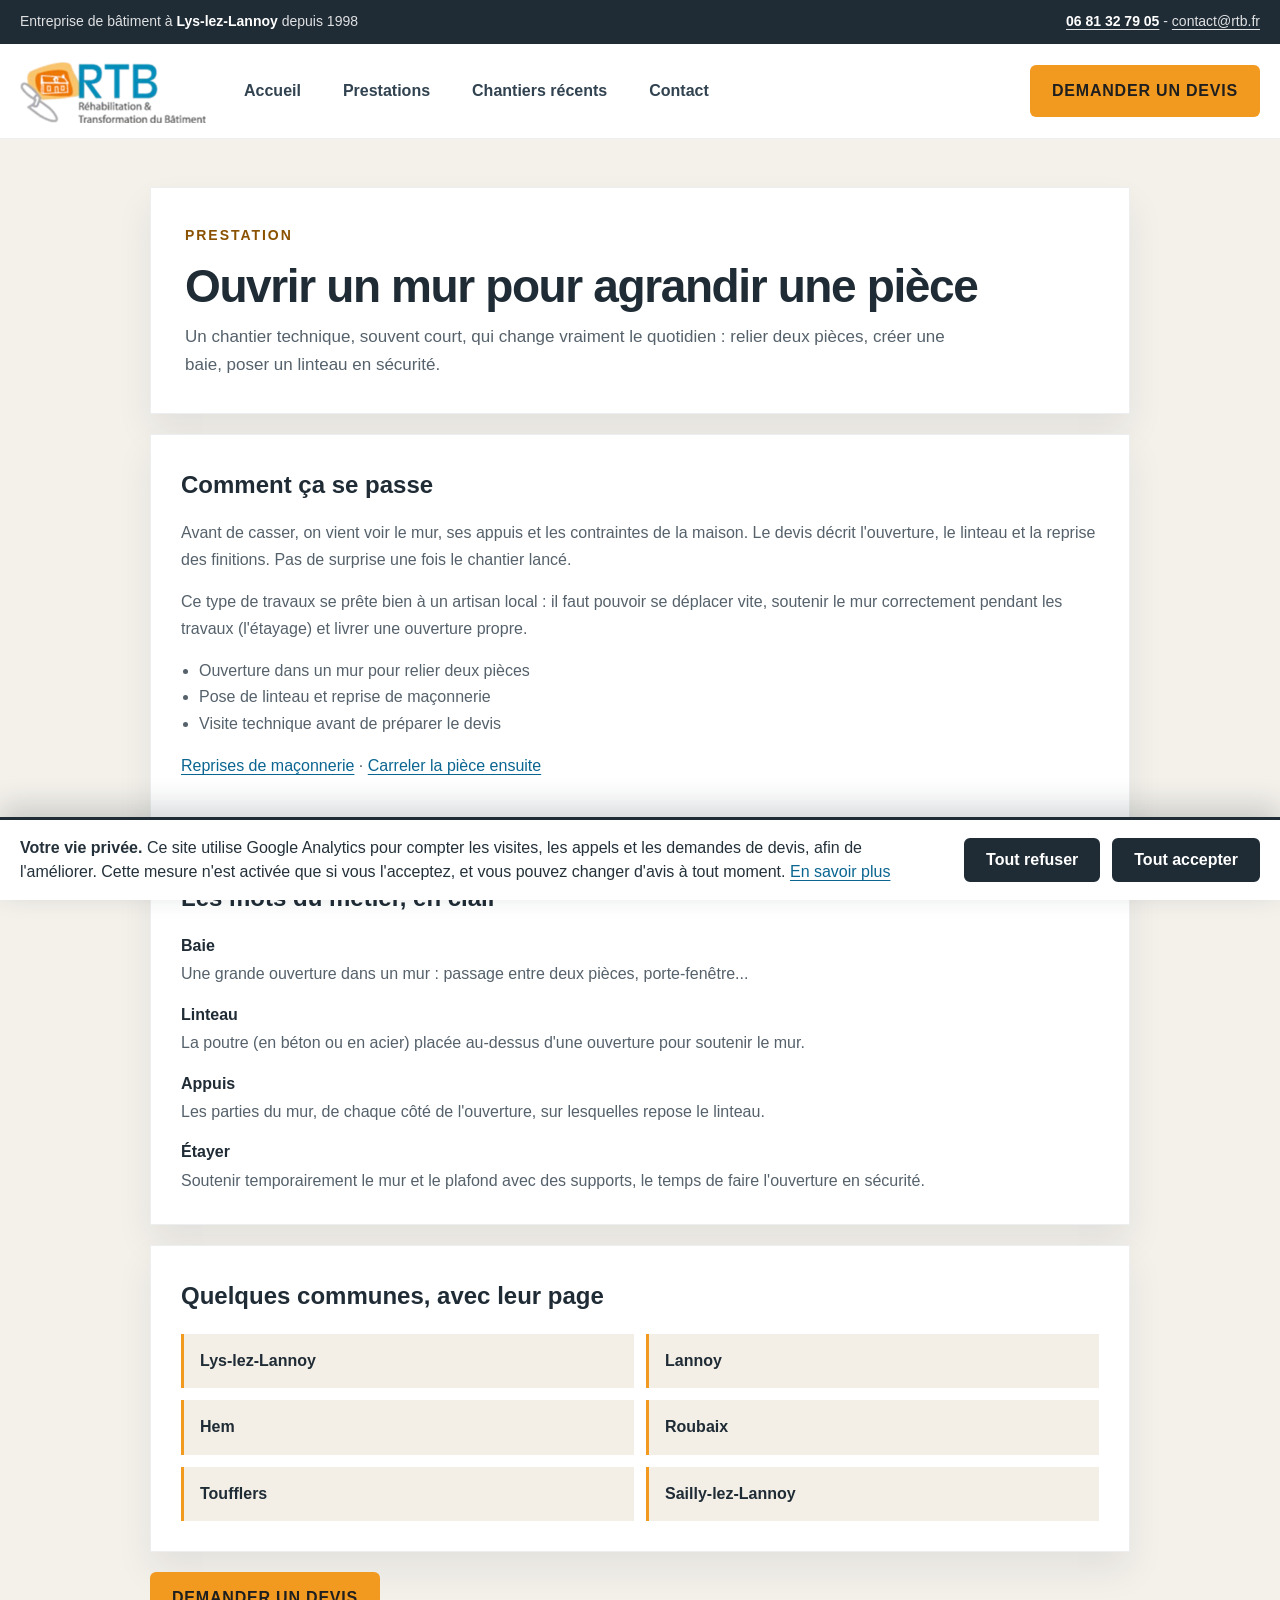
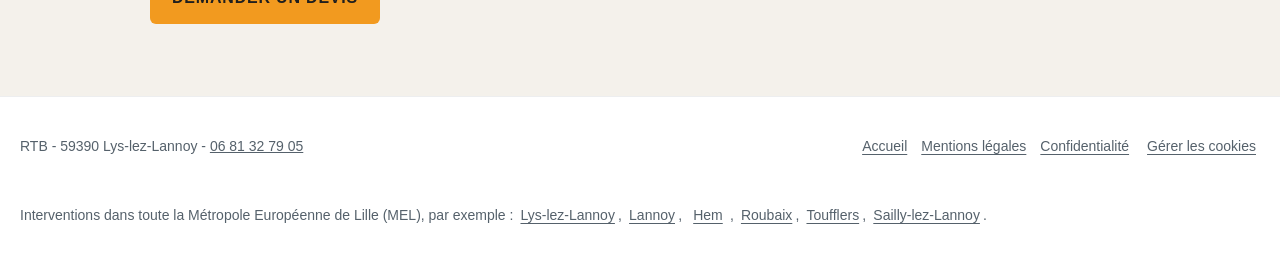
<file: ouverture-mur.html>
<!DOCTYPE html>
<html lang="fr">
<head>
    <meta charset="UTF-8">
    <meta http-equiv="Content-Security-Policy" content="upgrade-insecure-requests">
    <script>
        // Safari signale « non sécurisé » une page ou un formulaire en http. Sur le vrai domaine, on passe en https (pas en local).
        if (location.protocol === "http:" && /^(www\.)?rtb\.fr$/i.test(location.hostname)) location.replace("https://rtb.fr" + location.pathname + location.search + location.hash);
    </script>
    <meta name="viewport" content="width=device-width, initial-scale=1.0">
    <title>Ouverture de mur à Lys-lez-Lannoy | RTB</title>
    <meta name="description" content="Ouverture de mur et pose de linteau à Lys-lez-Lannoy et dans la Métropole Européenne de Lille (MEL). Visite sur place, devis clair, rappel sous 48 h.">
    <link rel="canonical" href="https://rtb.fr/ouverture-mur.html">
    <link rel="icon" href="favicon.ico" sizes="any">
    <link rel="icon" type="image/png" sizes="32x32" href="favicon-32.png">
    <link rel="apple-touch-icon" href="apple-touch-icon.png">
    <meta property="og:type" content="website">
    <meta property="og:url" content="https://rtb.fr/ouverture-mur.html">
    <meta property="og:title" content="Ouverture de mur à Lys-lez-Lannoy | RTB">
    <meta property="og:description" content="Ouverture de mur et pose de linteau à Lys-lez-Lannoy et dans la Métropole Européenne de Lille (MEL). Visite sur place, devis clair, rappel sous 48 h.">
    <meta property="og:image" content="https://rtb.fr/images/piece.jpg">
    <link rel="stylesheet" href="site.css">
    <link rel="stylesheet" href="ux.css">
    <script src="tracking.js" defer></script>
    <script src="site.js" defer></script>
    <script type="application/ld+json">
{
      "@context": "https://schema.org",
      "@type": "Service",
      "name": "Ouverture de mur",
      "url": "https://rtb.fr/ouverture-mur.html",
      "provider": {
        "@type": "HomeAndConstructionBusiness",
        "name": "Réhabilitation Transformation Bâtiment Rtb",
        "alternateName": "RTB",
        "telephone": "+33681327905",
        "address": {
          "@type": "PostalAddress",
          "addressLocality": "Lys-lez-Lannoy",
          "postalCode": "59390",
          "addressCountry": "FR"
        }
      },
      "areaServed": [
        {"@type":"City","name":"Lys-lez-Lannoy"},
        {"@type":"City","name":"Lannoy"},
        {"@type":"City","name":"Hem"},
        {"@type":"City","name":"Roubaix"},
        {"@type":"City","name":"Toufflers"},
        {"@type":"City","name":"Sailly-lez-Lannoy"},
        { "@type": "AdministrativeArea", "name": "Métropole Européenne de Lille" }
      ]
    }
    </script>
</head>
<body class="has-mobile-bar">
    <a class="skip-link" href="#main">Aller au contenu principal</a>

    <div class="topbar" role="region" aria-label="Coordonnées de l'entreprise">
        <div class="container topbar-inner">
            <div>Entreprise de bâtiment à <strong>Lys-lez-Lannoy</strong> depuis 1998</div>
            <div>
                <a href="tel:0681327905" style="color: inherit;"><strong>06 81 32 79 05</strong></a>
                -
                <a href="mailto:contact@rtb.fr" style="color: inherit;">contact@rtb.fr</a>
            </div>
        </div>
    </div>
    <header class="site-header">
        <div class="container header-inner">
            <a class="brand" href="index.html" aria-label="Accueil RTB">
                <img src="rtb-logo.png" alt="RTB Bâtiment" width="186" height="54">
            </a>
            <div class="nav-wrap" id="site-nav" data-nav-wrap>
                <div class="nav-shell">
                    <nav class="nav" aria-label="Navigation principale">
                        <a class="nav-link" href="index.html">Accueil</a>
                        <a class="nav-link" href="index.html#prestations">Prestations</a>
                        <a class="nav-link" href="chantiers-recents.html">Chantiers récents</a>
                        <a class="nav-link" href="index.html#contact">Contact</a>
                    </nav>
                </div>
            </div>
            <div class="header-cta">
                <a href="index.html#devis" class="btn btn-primary"><span class="cta-full">Demander un devis</span><span class="cta-short">Devis</span></a>
            </div>
            <button class="menu-toggle" type="button" aria-label="Ouvrir le menu" aria-expanded="false" aria-controls="site-nav" data-menu-toggle>&#9776;</button>
        </div>
    </header>
    <main id="main" tabindex="-1" class="page-main">
        <div class="container">
            <section class="page-hero">
                <span class="eyebrow">Prestation</span>
                <h1>Ouvrir un mur pour agrandir une pièce</h1>
                <p class="intro">Un chantier technique, souvent court, qui change vraiment le quotidien : relier deux pièces, créer une baie, poser un linteau en sécurité.</p>
            </section>
                        <section class="card">
                <h2>Comment ça se passe</h2>
                <p>Avant de casser, on vient voir le mur, ses appuis et les contraintes de la maison. Le devis décrit l'ouverture, le linteau et la reprise des finitions. Pas de surprise une fois le chantier lancé.</p>
                <p>Ce type de travaux se prête bien à un artisan local : il faut pouvoir se déplacer vite, soutenir le mur correctement pendant les travaux (l'étayage) et livrer une ouverture propre.</p>
                <ul>
                    <li>Ouverture dans un mur pour relier deux pièces</li>
                    <li>Pose de linteau et reprise de maçonnerie</li>
                    <li>Visite technique avant de préparer le devis</li>
                </ul>
                <p><a href="maconnerie.html">Reprises de maçonnerie</a> · <a href="carrelage.html">Carreler la pièce ensuite</a></p>
            </section>
            <section class="card">
                <h2>Les mots du métier, en clair</h2>
                <dl class="glossary">
                    <dt>Baie</dt>
                    <dd>Une grande ouverture dans un mur : passage entre deux pièces, porte-fenêtre...</dd>
                    <dt>Linteau</dt>
                    <dd>La poutre (en béton ou en acier) placée au-dessus d'une ouverture pour soutenir le mur.</dd>
                    <dt>Appuis</dt>
                    <dd>Les parties du mur, de chaque côté de l'ouverture, sur lesquelles repose le linteau.</dd>
                    <dt>Étayer</dt>
                    <dd>Soutenir temporairement le mur et le plafond avec des supports, le temps de faire l'ouverture en sécurité.</dd>
                </dl>
            </section>
            <section class="card">
                <h2>Quelques communes, avec leur page</h2>
                <div class="related-grid">
                    <a href="lys-lez-lannoy.html">Lys-lez-Lannoy</a>
                    <a href="lannoy.html">Lannoy</a>
                    <a href="hem.html">Hem</a>
                    <a href="roubaix.html">Roubaix</a>
                    <a href="toufflers.html">Toufflers</a>
                    <a href="sailly-lez-lannoy.html">Sailly-lez-Lannoy</a>
                </div>
            </section>
            <div class="cta-row">
                <a class="btn btn-primary" href="index.html#devis">Demander un devis</a>
            </div>
        </div>
    </main>
    <footer class="site-footer">
        <div class="container footer-inner">
            <div>RTB - 59390 Lys-lez-Lannoy - <a href="tel:0681327905">06 81 32 79 05</a></div>
            <div class="footer-links">
                <a href="index.html">Accueil</a>
                <a href="mentions-legales.html">Mentions légales</a>
                <a href="politique-confidentialite.html">Confidentialité</a>
            </div>
            <div class="footer-zones">
                Interventions dans toute la Métropole Européenne de Lille (MEL), par exemple : <a href="lys-lez-lannoy.html">Lys-lez-Lannoy</a>,
                <a href="lannoy.html">Lannoy</a>,
                <a href="hem.html">Hem</a>,
                <a href="roubaix.html">Roubaix</a>,
                <a href="toufflers.html">Toufflers</a>,
                <a href="sailly-lez-lannoy.html">Sailly-lez-Lannoy</a>.
            </div>
        </div>
    </footer>

    <nav class="mobile-bar" aria-label="Actions rapides">
        <a class="mobile-bar-btn mobile-bar-call" href="tel:0681327905">
            <svg viewBox="0 0 24 24" fill="currentColor" aria-hidden="true" focusable="false"><path d="M6.6 10.8a15.1 15.1 0 0 0 6.6 6.6l2.2-2.2a1 1 0 0 1 1-.25c1.1.37 2.3.57 3.6.57a1 1 0 0 1 1 1V20a1 1 0 0 1-1 1A17 17 0 0 1 3 4a1 1 0 0 1 1-1h3.5a1 1 0 0 1 1 1c0 1.25.2 2.45.57 3.57a1 1 0 0 1-.25 1z"/></svg>
            <span>Appeler<span class="sr-only"> le 06 81 32 79 05</span></span>
        </a>
        <a class="mobile-bar-btn mobile-bar-devis" href="index.html#devis">Devis</a>
    </nav>

</body>
</html>
</file>
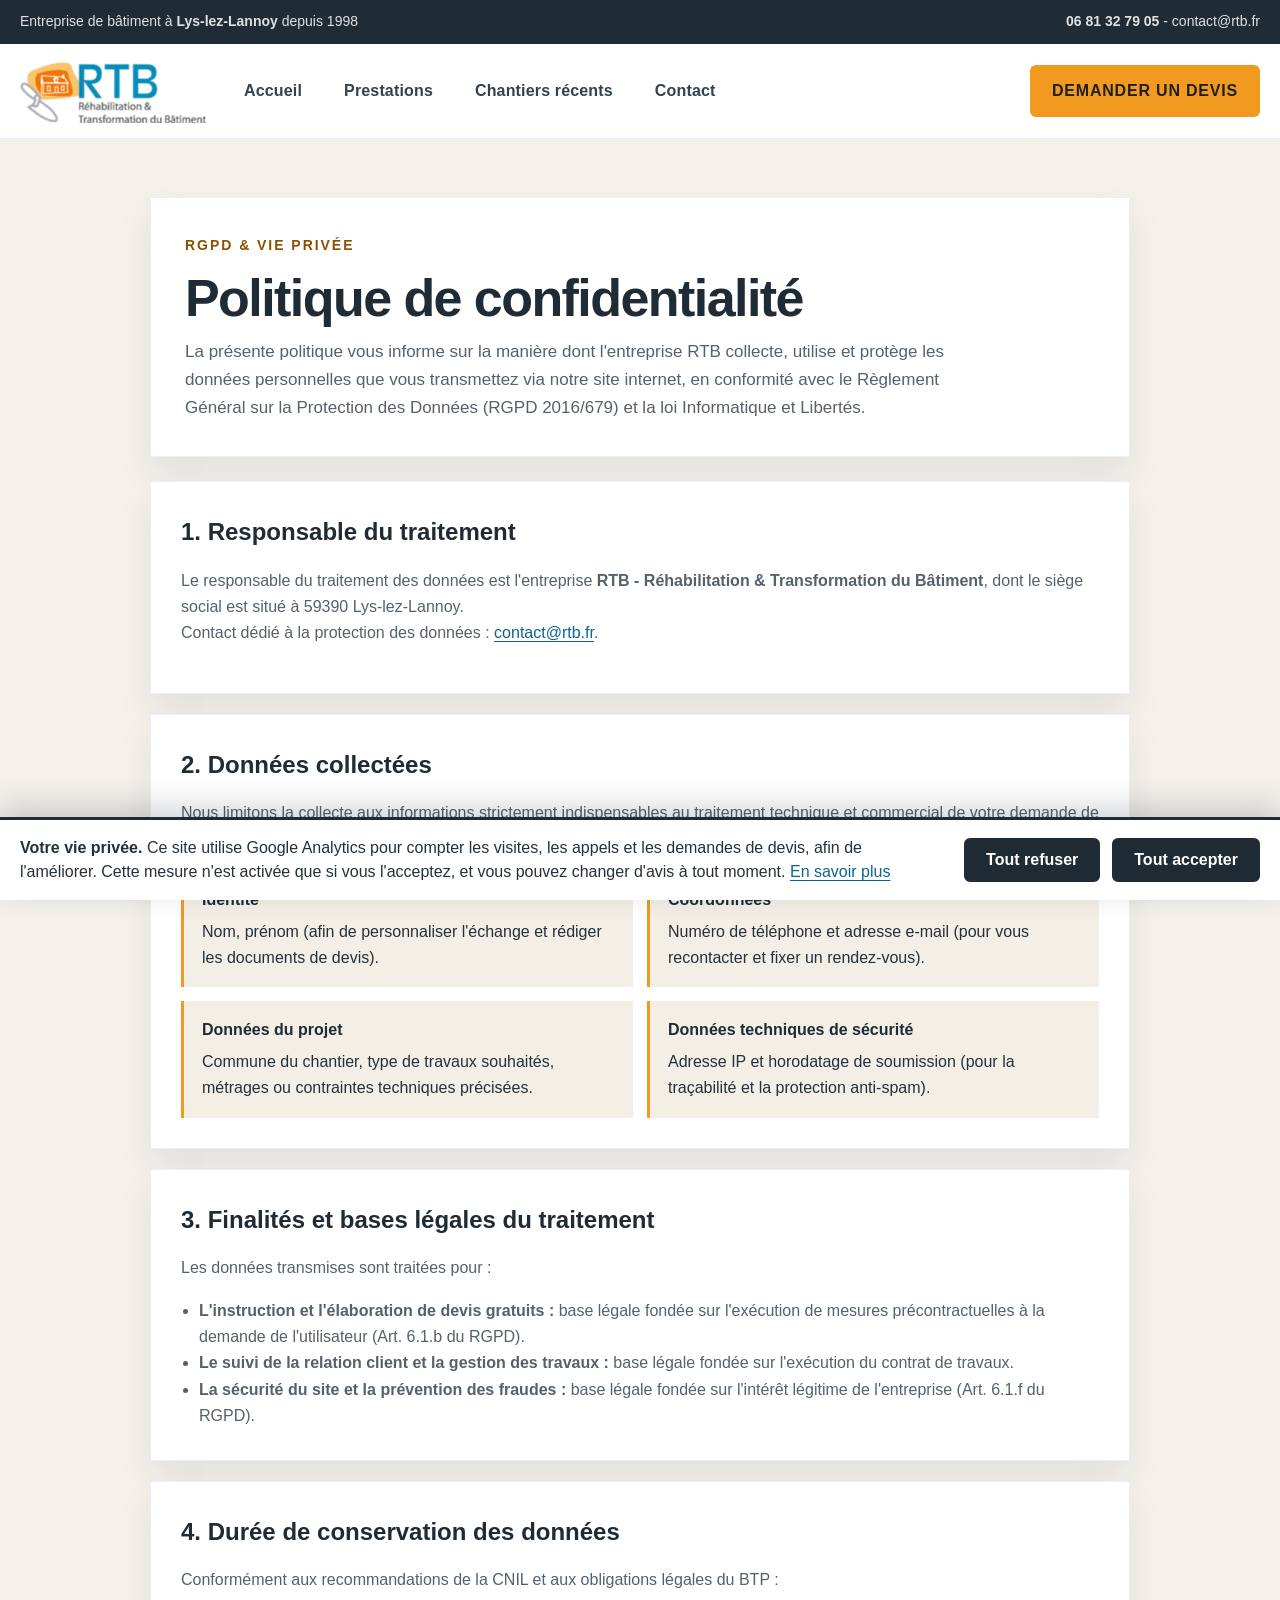
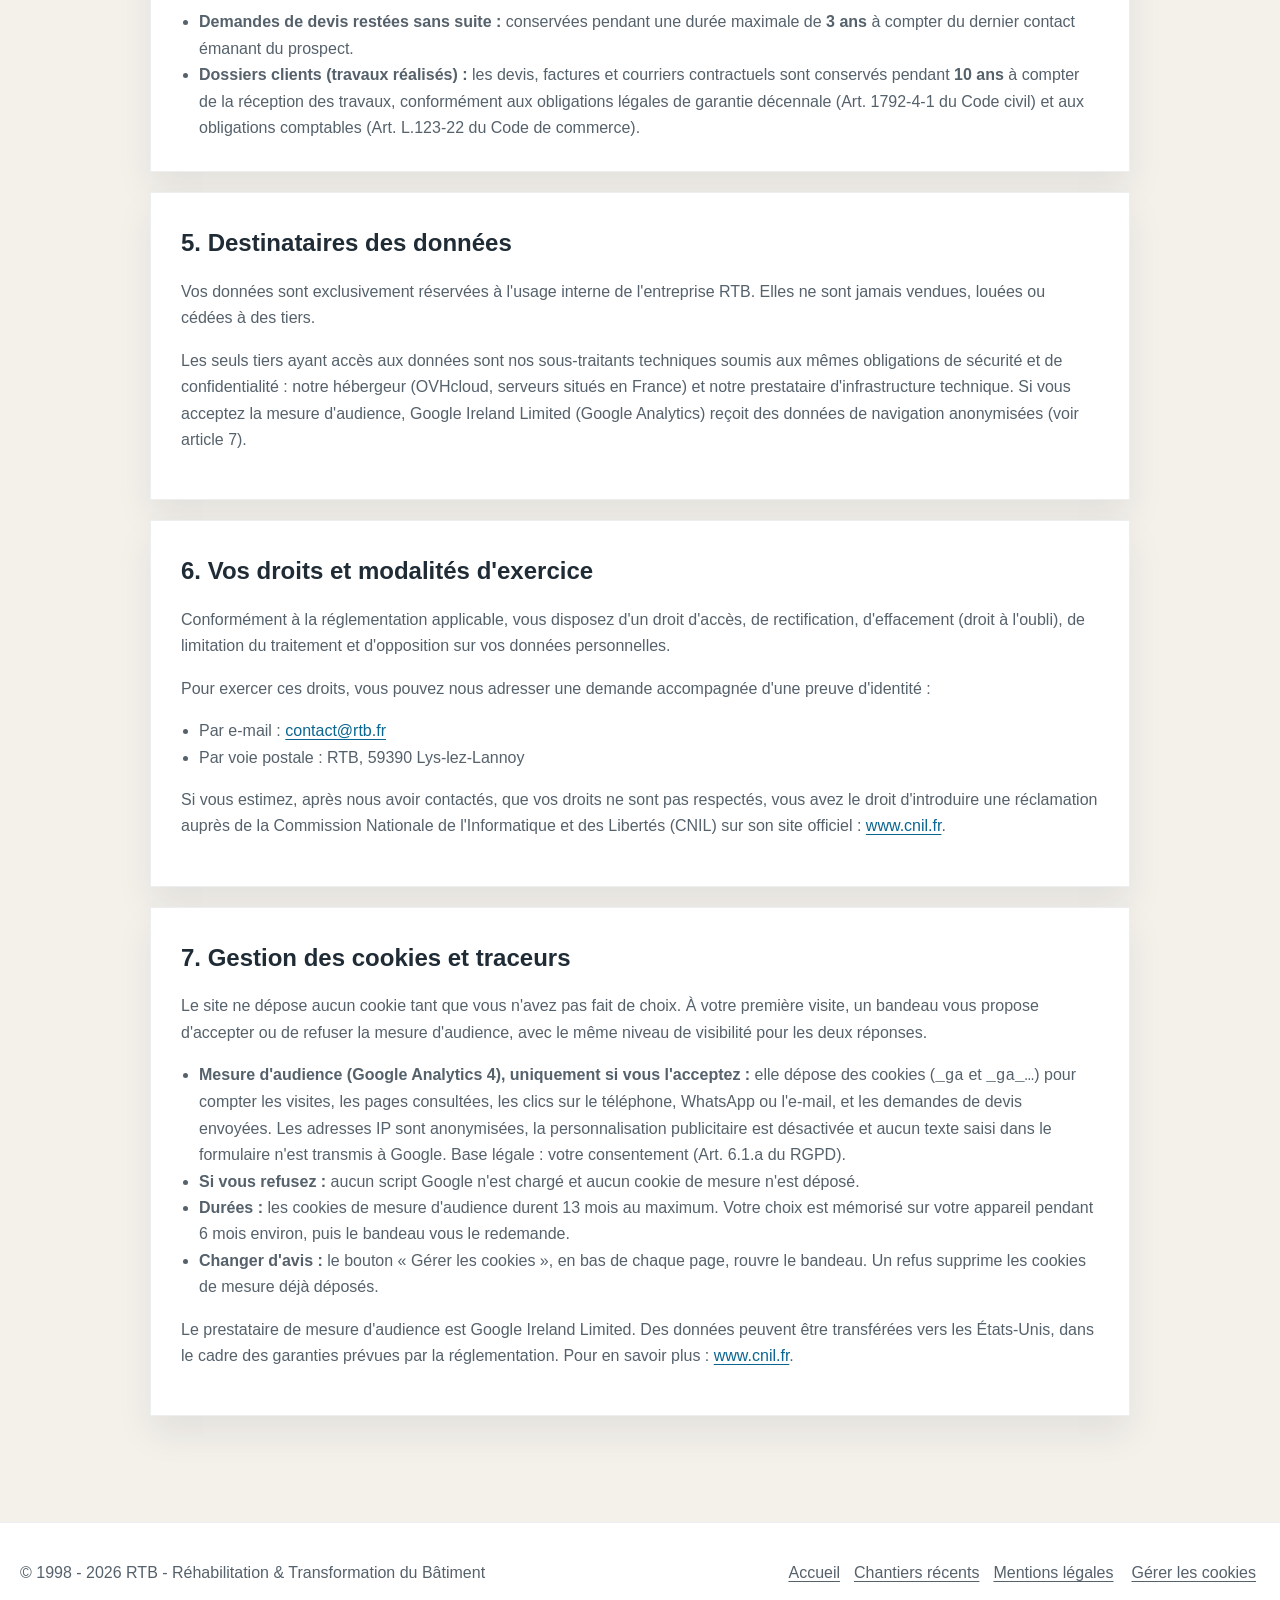
<file: politique-confidentialite.html>
<!DOCTYPE html>
<html lang="fr">
<head>
    <meta charset="UTF-8">
    <meta http-equiv="Content-Security-Policy" content="upgrade-insecure-requests">
    <script>
        // Safari signale « non sécurisé » une page ou un formulaire en http. Sur le vrai domaine, on passe en https (pas en local).
        if (location.protocol === "http:" && /^(www\.)?rtb\.fr$/i.test(location.hostname)) location.replace("https://rtb.fr" + location.pathname + location.search + location.hash);
    </script>
    <meta name="viewport" content="width=device-width, initial-scale=1.0">
    <title>Politique de confidentialité | RTB</title>
    <link rel="canonical" href="https://rtb.fr/politique-confidentialite.html">
    <meta name="robots" content="noindex, follow">
    <link rel="icon" href="favicon.ico" sizes="any">
    <link rel="icon" type="image/png" sizes="32x32" href="favicon-32.png">
    <link rel="apple-touch-icon" href="apple-touch-icon.png">
    <meta
        name="description"
        content="Politique de confidentialité et protection des données personnelles de RTB conformément au RGPD."
    >
    <script src="tracking.js" defer></script>
    <script src="site.js" defer></script>
    <style>
        :root {
            --bg: #f4f1eb;
            --surface: #ffffff;
            --surface-alt: #f3efe7;
            --dark: #1f2b35;
            --dark-soft: #314250;
            --text: #24313a;
            --muted: #55616b;
            --line: #d8d3ca;
            --blue: #1495c9;
            --blue-text: #0a6590;
            --orange: #f29a1f;
            --orange-dark: #8a5200; /* orange foncé : texte (≥ 5:1 sur fonds clairs) ; --orange reste réservé aux aplats et filets */
            --shadow: 0 18px 34px rgba(27, 39, 49, 0.08);
            --content: 1240px;
        }

        * { box-sizing: border-box; }
        body {
            margin: 0;
            font-family: Inter, "Segoe UI", Arial, sans-serif;
            color: var(--text);
            background: var(--bg);
            line-height: 1.65;
        }
        a { color: var(--blue-text); text-decoration: none; }
        a:hover { text-decoration: underline; }
        .container { width: min(var(--content), calc(100% - 32px)); margin: 0 auto; }
        .topbar {
            background: var(--dark);
            color: rgba(255, 255, 255, 0.86);
            font-size: 0.875rem;
        }
        .topbar-inner {
            min-height: 44px;
            display: flex;
            align-items: center;
            justify-content: space-between;
            gap: 16px;
        }
        .site-header {
            position: sticky;
            top: 0;
            z-index: 40;
            background: rgba(255, 255, 255, 0.97);
            border-bottom: 1px solid rgba(31, 43, 53, 0.08);
            backdrop-filter: blur(12px);
        }
        .header-inner {
            min-height: 94px;
            display: flex;
            align-items: center;
            gap: 26px;
        }
        .brand {
            flex: 0 0 auto;
            display: inline-flex;
            align-items: center;
        }
        .brand img { width: 186px; height: auto; }
        .menu-toggle {
            display: none;
            margin-left: auto;
            width: 48px;
            height: 48px;
            border: 1px solid rgba(31, 43, 53, 0.12);
            border-radius: 6px;
            background: #fff;
            color: var(--dark);
            font-size: 1.625rem;
            cursor: pointer;
        }
        .nav-wrap {
            flex: 1 1 auto;
            display: flex;
            align-items: center;
            justify-content: space-between;
            gap: 18px;
            min-width: 0;
        }
        .nav-shell {
            width: 100%;
            display: flex;
            align-items: center;
            justify-content: space-between;
            gap: 18px;
            min-width: 0;
        }
        .nav {
            display: flex;
            align-items: center;
            flex-wrap: nowrap;
            gap: 18px;
            min-width: 0;
        }
        .nav-link {
            display: inline-flex;
            align-items: center;
            justify-content: center;
            min-height: 36px;
            padding: 0 12px;
            white-space: nowrap;
            color: var(--dark-soft);
            font-size: 1rem;
            font-weight: 700;
            border-radius: 999px;
            letter-spacing: 0.01em;
            transition: color 0.2s ease, background 0.2s ease, box-shadow 0.2s ease;
        }
        .nav-link:hover,
        .nav-link:focus-visible {
            color: var(--dark);
            outline: none;
            text-decoration: none;
        }
        .header-cta {
            flex: 0 0 auto;
            margin-left: auto;
            display: flex;
            align-items: center;
        }
        .header-cta .cta-short { display: none; }
        .btn {
            display: inline-flex;
            align-items: center;
            justify-content: center;
            min-height: 52px;
            padding: 0 22px;
            border: 0;
            border-radius: 6px;
            font-size: 1rem;
            font-weight: 800;
            text-transform: uppercase;
            letter-spacing: 0.05em;
            cursor: pointer;
        }
        .btn-primary { background: var(--orange); color: #1f1f1f; }
        .btn-primary:hover { text-decoration: none; }
        main { padding: 58px 0 86px; }
        main .container { width: min(980px, calc(100% - 32px)); }
        .hero {
            background: #fff;
            border: 1px solid rgba(31, 43, 53, 0.08);
            box-shadow: var(--shadow);
            padding: 34px;
            margin-bottom: 24px;
        }
        .eyebrow {
            display: inline-block;
            color: var(--orange-dark);
            font-size: 0.875rem;
            font-weight: 800;
            letter-spacing: 0.14em;
            text-transform: uppercase;
        }
        h1 {
            margin: 14px 0 12px;
            font-size: clamp(2.125rem, 5vw, 3.25rem);
            line-height: 1.03;
            letter-spacing: -0.03em;
            color: var(--dark);
        }
        .intro {
            margin: 0;
            max-width: 760px;
            color: var(--muted);
            font-size: 1.0625rem;
        }
        .card {
            background: #fff;
            border: 1px solid rgba(31, 43, 53, 0.08);
            box-shadow: var(--shadow);
            padding: 30px;
            margin-bottom: 20px;
        }
        .card h2 {
            margin: 0 0 14px;
            color: var(--dark);
            font-size: 1.5rem;
        }
        .card p,
        .card li {
            color: var(--muted);
            font-size: 1rem;
        }
        .card ul {
            margin: 14px 0 0;
            padding-left: 18px;
        }
        .data-grid {
            display: grid;
            grid-template-columns: repeat(2, minmax(0, 1fr));
            gap: 14px;
            margin-top: 18px;
        }
        .data-item {
            padding: 16px 18px;
            background: var(--surface-alt);
            border-left: 3px solid var(--orange);
            font-size: 1rem;
        }
        .data-item strong {
            display: block;
            color: var(--dark);
            margin-bottom: 5px;
            font-size: 1rem;
        }
        .footer {
            padding: 28px 0 36px;
            background: #fff;
            border-top: 1px solid rgba(31, 43, 53, 0.08);
            color: var(--muted);
        }
        .footer-inner {
            display: flex;
            justify-content: space-between;
            gap: 16px;
            align-items: center;
            flex-wrap: wrap;
        }
        .footer-links {
            display: flex;
            gap: 14px;
            flex-wrap: wrap;
        }
        .footer-links a { color: inherit; }

        @media (max-width: 1180px) {
            .menu-toggle { display: inline-flex; align-items: center; justify-content: center; }
            .nav-wrap {
                position: absolute;
                top: 94px;
                left: 0;
                right: 0;
                display: none;
                padding: 0 20px 18px;
                z-index: 12;
            }
            .nav-wrap.open { display: block; }
            .nav-shell {
                background: #fff;
                border: 1px solid rgba(31, 43, 53, 0.08);
                box-shadow: var(--shadow);
                padding: 18px;
            }
            .nav {
                display: grid;
                grid-template-columns: repeat(2, minmax(0, 1fr));
                gap: 10px;
            }
            .nav-link {
                justify-content: flex-start;
                min-height: 48px;
                padding: 0 16px;
            }
            .header-cta {
                margin-top: 0;
                margin-left: auto;
            }
            .header-cta .btn {
                min-height: 44px;
                padding: 0 12px;
                font-size: 0.9375rem;
            }
            .header-cta .cta-full { display: none; }
            .header-cta .cta-short { display: inline; }
            .menu-toggle { margin-left: 0; }
        }

        @media (max-width: 780px) {
            .topbar-inner,
            .footer-inner {
                flex-direction: column;
                align-items: flex-start;
            }
            .header-inner { min-height: 82px; }
            .nav-wrap { top: 82px; padding: 0 14px 14px; }
            .nav { grid-template-columns: 1fr; }
            .data-grid { grid-template-columns: 1fr; }
            .hero,
            .card { padding: 22px; }
        }
    </style>
    <link rel="stylesheet" href="ux.css">
</head>
<body class="has-mobile-bar">
    <a class="skip-link" href="#main">Aller au contenu principal</a>

    <div class="topbar" role="region" aria-label="Coordonnées de l'entreprise">
        <div class="container topbar-inner">
            <div>Entreprise de bâtiment à <strong>Lys-lez-Lannoy</strong> depuis 1998</div>
            <div>
                <a href="tel:0681327905" style="color: inherit; text-decoration: none;"><strong>06 81 32 79 05</strong></a>
                -
                <a href="mailto:contact@rtb.fr" style="color: inherit; text-decoration: none;">contact@rtb.fr</a>
            </div>
        </div>
    </div>

    <header class="site-header">
        <div class="container header-inner">
            <a class="brand" href="index.html" aria-label="Accueil RTB">
                <img src="rtb-logo.png" alt="RTB Bâtiment" width="186" height="54">
            </a>

            <div class="nav-wrap" id="site-nav" data-nav-wrap>
                <div class="nav-shell">
                    <nav class="nav" aria-label="Navigation principale">
                        <a class="nav-link" href="index.html">Accueil</a>
                        <a class="nav-link" href="index.html#prestations">Prestations</a>
                        <a class="nav-link" href="chantiers-recents.html">Chantiers récents</a>
                        <a class="nav-link" href="index.html#contact">Contact</a>
                    </nav>
                </div>
            </div>

            <div class="header-cta">
                <a href="index.html#devis" class="btn btn-primary"><span class="cta-full">Demander un devis</span><span class="cta-short">Devis</span></a>
            </div>

            <button class="menu-toggle" type="button" aria-label="Ouvrir le menu" aria-expanded="false" aria-controls="site-nav" data-menu-toggle>
                &#9776;
            </button>
        </div>
    </header>

    <main id="main" tabindex="-1">
        <div class="container">
            <section class="hero">
                <span class="eyebrow">RGPD &amp; Vie privée</span>
                <h1>Politique de confidentialité</h1>
                <p class="intro">
                    La présente politique vous informe sur la manière dont l'entreprise RTB collecte, utilise et protège les données personnelles que vous transmettez via notre site internet, en conformité avec le Règlement Général sur la Protection des Données (RGPD 2016/679) et la loi Informatique et Libertés.
                </p>
            </section>

            <section class="card">
                <h2>1. Responsable du traitement</h2>
                <p>
                    Le responsable du traitement des données est l'entreprise <strong>RTB - Réhabilitation &amp; Transformation du Bâtiment</strong>, dont le siège social est situé à 59390 Lys-lez-Lannoy.<br>
                    Contact dédié à la protection des données : <a href="mailto:contact@rtb.fr">contact@rtb.fr</a>.
                </p>
            </section>

            <section class="card">
                <h2>2. Données collectées</h2>
                <p>
                    Nous limitons la collecte aux informations strictement indispensables au traitement technique et commercial de votre demande de travaux :
                </p>
                <div class="data-grid">
                    <div class="data-item">
                        <strong>Identité</strong>
                        Nom, prénom (afin de personnaliser l'échange et rédiger les documents de devis).
                    </div>
                    <div class="data-item">
                        <strong>Coordonnées</strong>
                        Numéro de téléphone et adresse e-mail (pour vous recontacter et fixer un rendez-vous).
                    </div>
                    <div class="data-item">
                        <strong>Données du projet</strong>
                        Commune du chantier, type de travaux souhaités, métrages ou contraintes techniques précisées.
                    </div>
                    <div class="data-item">
                        <strong>Données techniques de sécurité</strong>
                        Adresse IP et horodatage de soumission (pour la traçabilité et la protection anti-spam).
                    </div>
                </div>
            </section>

            <section class="card">
                <h2>3. Finalités et bases légales du traitement</h2>
                <p>Les données transmises sont traitées pour :</p>
                <ul>
                    <li><strong>L'instruction et l'élaboration de devis gratuits :</strong> base légale fondée sur l'exécution de mesures précontractuelles à la demande de l'utilisateur (Art. 6.1.b du RGPD).</li>
                    <li><strong>Le suivi de la relation client et la gestion des travaux :</strong> base légale fondée sur l'exécution du contrat de travaux.</li>
                    <li><strong>La sécurité du site et la prévention des fraudes :</strong> base légale fondée sur l'intérêt légitime de l'entreprise (Art. 6.1.f du RGPD).</li>
                </ul>
            </section>

            <section class="card">
                <h2>4. Durée de conservation des données</h2>
                <p>Conformément aux recommandations de la CNIL et aux obligations légales du BTP :</p>
                <ul>
                    <li><strong>Demandes de devis restées sans suite :</strong> conservées pendant une durée maximale de <strong>3 ans</strong> à compter du dernier contact émanant du prospect.</li>
                    <li><strong>Dossiers clients (travaux réalisés) :</strong> les devis, factures et courriers contractuels sont conservés pendant <strong>10 ans</strong> à compter de la réception des travaux, conformément aux obligations légales de garantie décennale (Art. 1792-4-1 du Code civil) et aux obligations comptables (Art. L.123-22 du Code de commerce).</li>
                </ul>
            </section>

            <section class="card">
                <h2>5. Destinataires des données</h2>
                <p>
                    Vos données sont exclusivement réservées à l'usage interne de l'entreprise RTB. Elles ne sont jamais vendues, louées ou cédées à des tiers.
                </p>
                <p>
                    Les seuls tiers ayant accès aux données sont nos sous-traitants techniques soumis aux mêmes obligations de sécurité et de confidentialité : notre hébergeur (OVHcloud, serveurs situés en France) et notre prestataire d'infrastructure technique. Si vous acceptez la mesure d'audience, Google Ireland Limited (Google Analytics) reçoit des données de navigation anonymisées (voir article 7).
                </p>
            </section>

            <section class="card">
                <h2>6. Vos droits et modalités d'exercice</h2>
                <p>
                    Conformément à la réglementation applicable, vous disposez d'un droit d'accès, de rectification, d'effacement (droit à l'oubli), de limitation du traitement et d'opposition sur vos données personnelles.
                </p>
                <p>
                    Pour exercer ces droits, vous pouvez nous adresser une demande accompagnée d'une preuve d'identité :
                </p>
                <ul>
                    <li>Par e-mail : <a href="mailto:contact@rtb.fr">contact@rtb.fr</a></li>
                    <li>Par voie postale : RTB, 59390 Lys-lez-Lannoy</li>
                </ul>
                <p>
                    Si vous estimez, après nous avoir contactés, que vos droits ne sont pas respectés, vous avez le droit d'introduire une réclamation auprès de la Commission Nationale de l'Informatique et des Libertés (CNIL) sur son site officiel : <a href="https://www.cnil.fr/fr/plaintes" target="_blank" rel="noopener">www.cnil.fr</a>.
                </p>
            </section>

            <section class="card" id="cookies">
                <h2>7. Gestion des cookies et traceurs</h2>
                <p>
                    Le site ne dépose aucun cookie tant que vous n'avez pas fait de choix. À votre première visite, un bandeau vous propose d'accepter ou de refuser la mesure d'audience, avec le même niveau de visibilité pour les deux réponses.
                </p>
                <ul>
                    <li><strong>Mesure d'audience (Google Analytics 4), uniquement si vous l'acceptez :</strong> elle dépose des cookies (<code>_ga</code> et <code>_ga_…</code>) pour compter les visites, les pages consultées, les clics sur le téléphone, WhatsApp ou l'e-mail, et les demandes de devis envoyées. Les adresses IP sont anonymisées, la personnalisation publicitaire est désactivée et aucun texte saisi dans le formulaire n'est transmis à Google. Base légale : votre consentement (Art. 6.1.a du RGPD).</li>
                    <li><strong>Si vous refusez :</strong> aucun script Google n'est chargé et aucun cookie de mesure n'est déposé.</li>
                    <li><strong>Durées :</strong> les cookies de mesure d'audience durent 13 mois au maximum. Votre choix est mémorisé sur votre appareil pendant 6 mois environ, puis le bandeau vous le redemande.</li>
                    <li><strong>Changer d'avis :</strong> le bouton « Gérer les cookies », en bas de chaque page, rouvre le bandeau. Un refus supprime les cookies de mesure déjà déposés.</li>
                </ul>
                <p>
                    Le prestataire de mesure d'audience est Google Ireland Limited. Des données peuvent être transférées vers les États-Unis, dans le cadre des garanties prévues par la réglementation. Pour en savoir plus : <a href="https://www.cnil.fr/fr/cookies-et-autres-traceurs" target="_blank" rel="noopener">www.cnil.fr</a>.
                </p>
            </section>
        </div>
    </main>

    <footer class="footer">
        <div class="container footer-inner">
            <div>&copy; 1998 - 2026 RTB - Réhabilitation &amp; Transformation du Bâtiment</div>
            <div class="footer-links">
                <a href="index.html">Accueil</a>
                <a href="chantiers-recents.html">Chantiers récents</a>
                <a href="mentions-legales.html">Mentions légales</a>
            </div>
        </div>
    </footer>

    <nav class="mobile-bar" aria-label="Actions rapides">
        <a class="mobile-bar-btn mobile-bar-call" href="tel:0681327905">
            <svg viewBox="0 0 24 24" fill="currentColor" aria-hidden="true" focusable="false"><path d="M6.6 10.8a15.1 15.1 0 0 0 6.6 6.6l2.2-2.2a1 1 0 0 1 1-.25c1.1.37 2.3.57 3.6.57a1 1 0 0 1 1 1V20a1 1 0 0 1-1 1A17 17 0 0 1 3 4a1 1 0 0 1 1-1h3.5a1 1 0 0 1 1 1c0 1.25.2 2.45.57 3.57a1 1 0 0 1-.25 1z"/></svg>
            <span>Appeler<span class="sr-only"> le 06 81 32 79 05</span></span>
        </a>
        <a class="mobile-bar-btn mobile-bar-devis" href="index.html#devis">Devis</a>
    </nav>


</body>
</html>
</file>
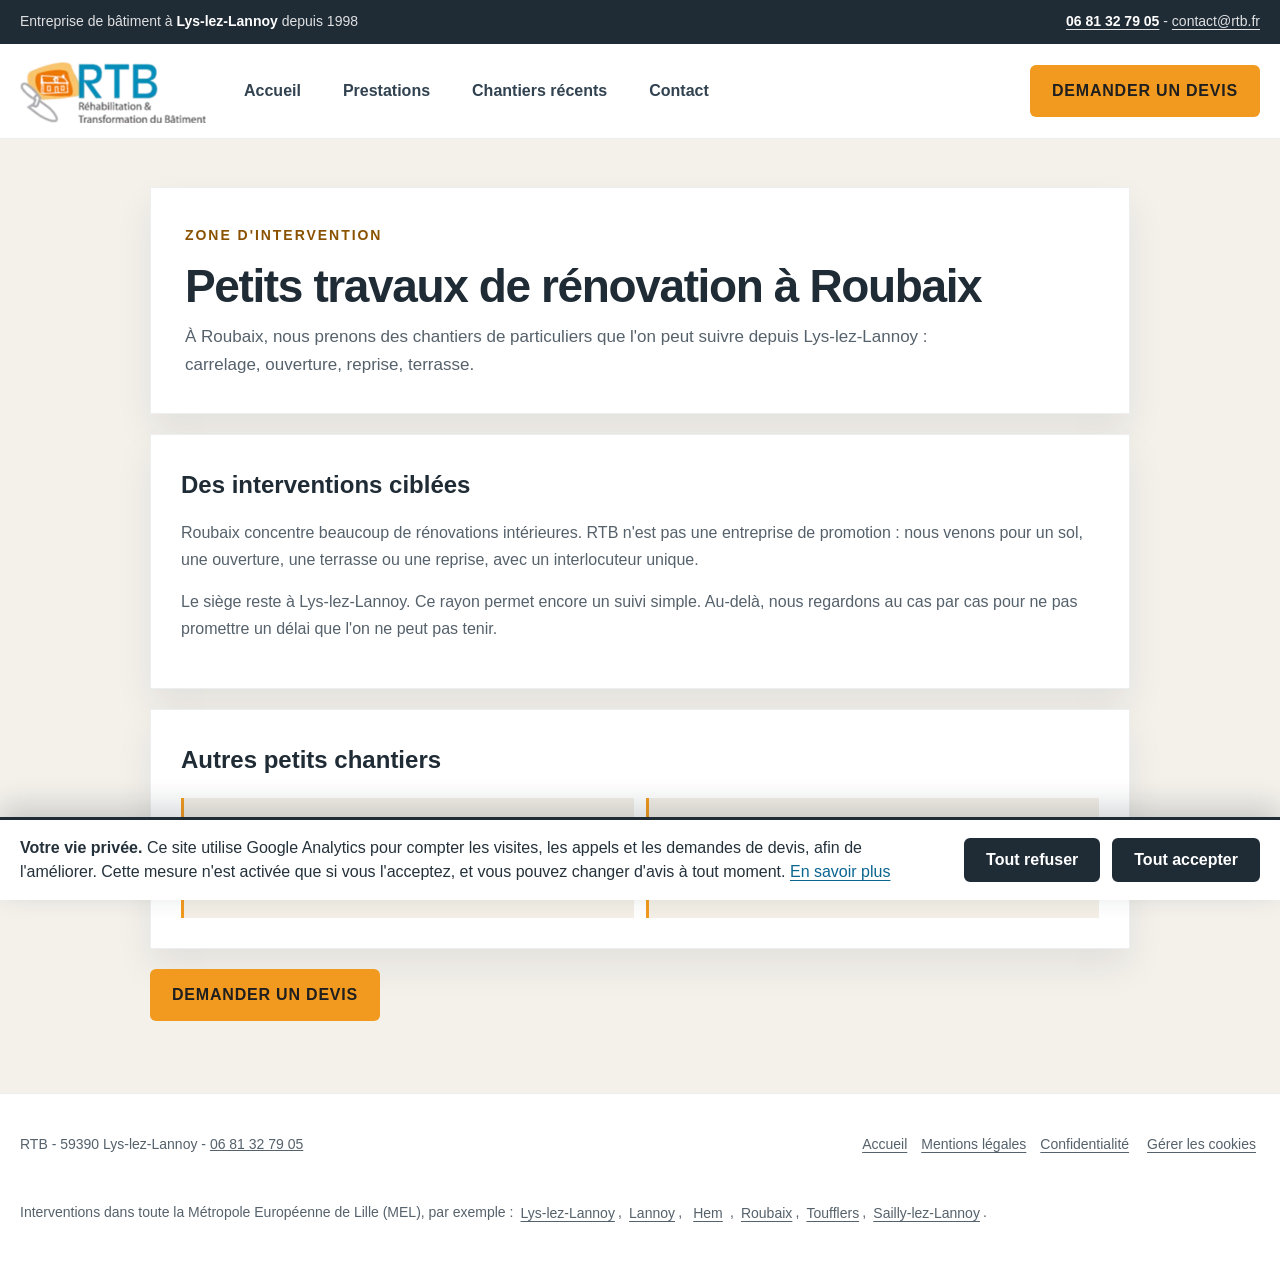
<file: roubaix.html>
﻿<!DOCTYPE html>
<html lang="fr">
<head>
    <meta charset="UTF-8">
    <meta http-equiv="Content-Security-Policy" content="upgrade-insecure-requests">
    <script>
        // Safari signale « non sécurisé » une page ou un formulaire en http. Sur le vrai domaine, on passe en https (pas en local).
        if (location.protocol === "http:" && /^(www\.)?rtb\.fr$/i.test(location.hostname)) location.replace("https://rtb.fr" + location.pathname + location.search + location.hash);
    </script>
    <meta name="viewport" content="width=device-width, initial-scale=1.0">
    <title>Rénovation et carrelage à Roubaix | RTB</title>
    <meta name="description" content="RTB intervient à Roubaix pour le carrelage, les ouvertures et les petites reprises de maçonnerie. Entreprise basée à Lys-lez-Lannoy.">
    <link rel="canonical" href="https://rtb.fr/roubaix.html">
    <link rel="icon" href="favicon.ico" sizes="any">
    <link rel="icon" type="image/png" sizes="32x32" href="favicon-32.png">
    <link rel="apple-touch-icon" href="apple-touch-icon.png">
    <meta property="og:type" content="website">
    <meta property="og:url" content="https://rtb.fr/roubaix.html">
    <meta property="og:title" content="Rénovation et carrelage à Roubaix | RTB">
    <meta property="og:description" content="RTB intervient à Roubaix pour le carrelage, les ouvertures et les petites reprises de maçonnerie. Entreprise basée à Lys-lez-Lannoy.">
    <meta property="og:image" content="https://rtb.fr/images/piece.jpg">
    <link rel="stylesheet" href="site.css">
    <link rel="stylesheet" href="ux.css">
    <script src="tracking.js" defer></script>
    <script src="site.js" defer></script>
    <script type="application/ld+json">
{
      "@context": "https://schema.org",
      "@type": "WebPage",
      "name": "Roubaix",
      "url": "https://rtb.fr/roubaix.html",
      "about": {
        "@type": "HomeAndConstructionBusiness",
        "name": "Réhabilitation Transformation Bâtiment Rtb",
        "alternateName": "RTB",
        "telephone": "+33681327905",
        "address": {
          "@type": "PostalAddress",
          "addressLocality": "Lys-lez-Lannoy",
          "postalCode": "59390",
          "addressCountry": "FR"
        },
        "areaServed": { "@type": "City", "name": "Roubaix" }
      }
    }
    </script>
</head>
<body class="has-mobile-bar">
    <a class="skip-link" href="#main">Aller au contenu principal</a>

    <div class="topbar" role="region" aria-label="Coordonnées de l'entreprise">
        <div class="container topbar-inner">
            <div>Entreprise de bâtiment à <strong>Lys-lez-Lannoy</strong> depuis 1998</div>
            <div>
                <a href="tel:0681327905" style="color: inherit;"><strong>06 81 32 79 05</strong></a>
                -
                <a href="mailto:contact@rtb.fr" style="color: inherit;">contact@rtb.fr</a>
            </div>
        </div>
    </div>
    <header class="site-header">
        <div class="container header-inner">
            <a class="brand" href="index.html" aria-label="Accueil RTB">
                <img src="rtb-logo.png" alt="RTB Bâtiment" width="186" height="54">
            </a>
            <div class="nav-wrap" id="site-nav" data-nav-wrap>
                <div class="nav-shell">
                    <nav class="nav" aria-label="Navigation principale">
                        <a class="nav-link" href="index.html">Accueil</a>
                        <a class="nav-link" href="index.html#prestations">Prestations</a>
                        <a class="nav-link" href="chantiers-recents.html">Chantiers récents</a>
                        <a class="nav-link" href="index.html#contact">Contact</a>
                    </nav>
                </div>
            </div>
            <div class="header-cta">
                <a href="index.html#devis" class="btn btn-primary"><span class="cta-full">Demander un devis</span><span class="cta-short">Devis</span></a>
            </div>
            <button class="menu-toggle" type="button" aria-label="Ouvrir le menu" aria-expanded="false" aria-controls="site-nav" data-menu-toggle>&#9776;</button>
        </div>
    </header>
    <main id="main" tabindex="-1" class="page-main">
        <div class="container">
            <section class="page-hero">
                <span class="eyebrow">Zone d'intervention</span>
                <h1>Petits travaux de rénovation à Roubaix</h1>
                <p class="intro">À Roubaix, nous prenons des chantiers de particuliers que l'on peut suivre depuis Lys-lez-Lannoy : carrelage, ouverture, reprise, terrasse.</p>
            </section>
                        <section class="card">
                <h2>Des interventions ciblées</h2>
                <p>Roubaix concentre beaucoup de rénovations intérieures. RTB n'est pas une entreprise de promotion : nous venons pour un sol, une ouverture, une terrasse ou une reprise, avec un interlocuteur unique.</p>
                <p>Le siège reste à Lys-lez-Lannoy. Ce rayon permet encore un suivi simple. Au-delà, nous regardons au cas par cas pour ne pas promettre un délai que l'on ne peut pas tenir.</p>
            </section>            <section class="card">
                <h2>Autres petits chantiers</h2>
                <div class="related-grid">
                    <a href="carrelage.html">Carrelage</a>
                    <a href="ouverture-mur.html">Ouverture de mur</a>
                    <a href="dalles-terrasses.html">Dalles et terrasses</a>
                    <a href="maconnerie.html">Maçonnerie</a>
                </div>
            </section>
            <div class="cta-row">
                <a class="btn btn-primary" href="index.html#devis">Demander un devis</a>
            </div>
        </div>
    </main>
    <footer class="site-footer">
        <div class="container footer-inner">
            <div>RTB - 59390 Lys-lez-Lannoy - <a href="tel:0681327905">06 81 32 79 05</a></div>
            <div class="footer-links">
                <a href="index.html">Accueil</a>
                <a href="mentions-legales.html">Mentions légales</a>
                <a href="politique-confidentialite.html">Confidentialité</a>
            </div>
            <div class="footer-zones">
                Interventions dans toute la Métropole Européenne de Lille (MEL), par exemple : <a href="lys-lez-lannoy.html">Lys-lez-Lannoy</a>,
                <a href="lannoy.html">Lannoy</a>,
                <a href="hem.html">Hem</a>,
                <a href="roubaix.html">Roubaix</a>,
                <a href="toufflers.html">Toufflers</a>,
                <a href="sailly-lez-lannoy.html">Sailly-lez-Lannoy</a>.
            </div>
        </div>
    </footer>

    <nav class="mobile-bar" aria-label="Actions rapides">
        <a class="mobile-bar-btn mobile-bar-call" href="tel:0681327905">
            <svg viewBox="0 0 24 24" fill="currentColor" aria-hidden="true" focusable="false"><path d="M6.6 10.8a15.1 15.1 0 0 0 6.6 6.6l2.2-2.2a1 1 0 0 1 1-.25c1.1.37 2.3.57 3.6.57a1 1 0 0 1 1 1V20a1 1 0 0 1-1 1A17 17 0 0 1 3 4a1 1 0 0 1 1-1h3.5a1 1 0 0 1 1 1c0 1.25.2 2.45.57 3.57a1 1 0 0 1-.25 1z"/></svg>
            <span>Appeler<span class="sr-only"> le 06 81 32 79 05</span></span>
        </a>
        <a class="mobile-bar-btn mobile-bar-devis" href="index.html#devis">Devis</a>
    </nav>

</body>
</html>
</file>
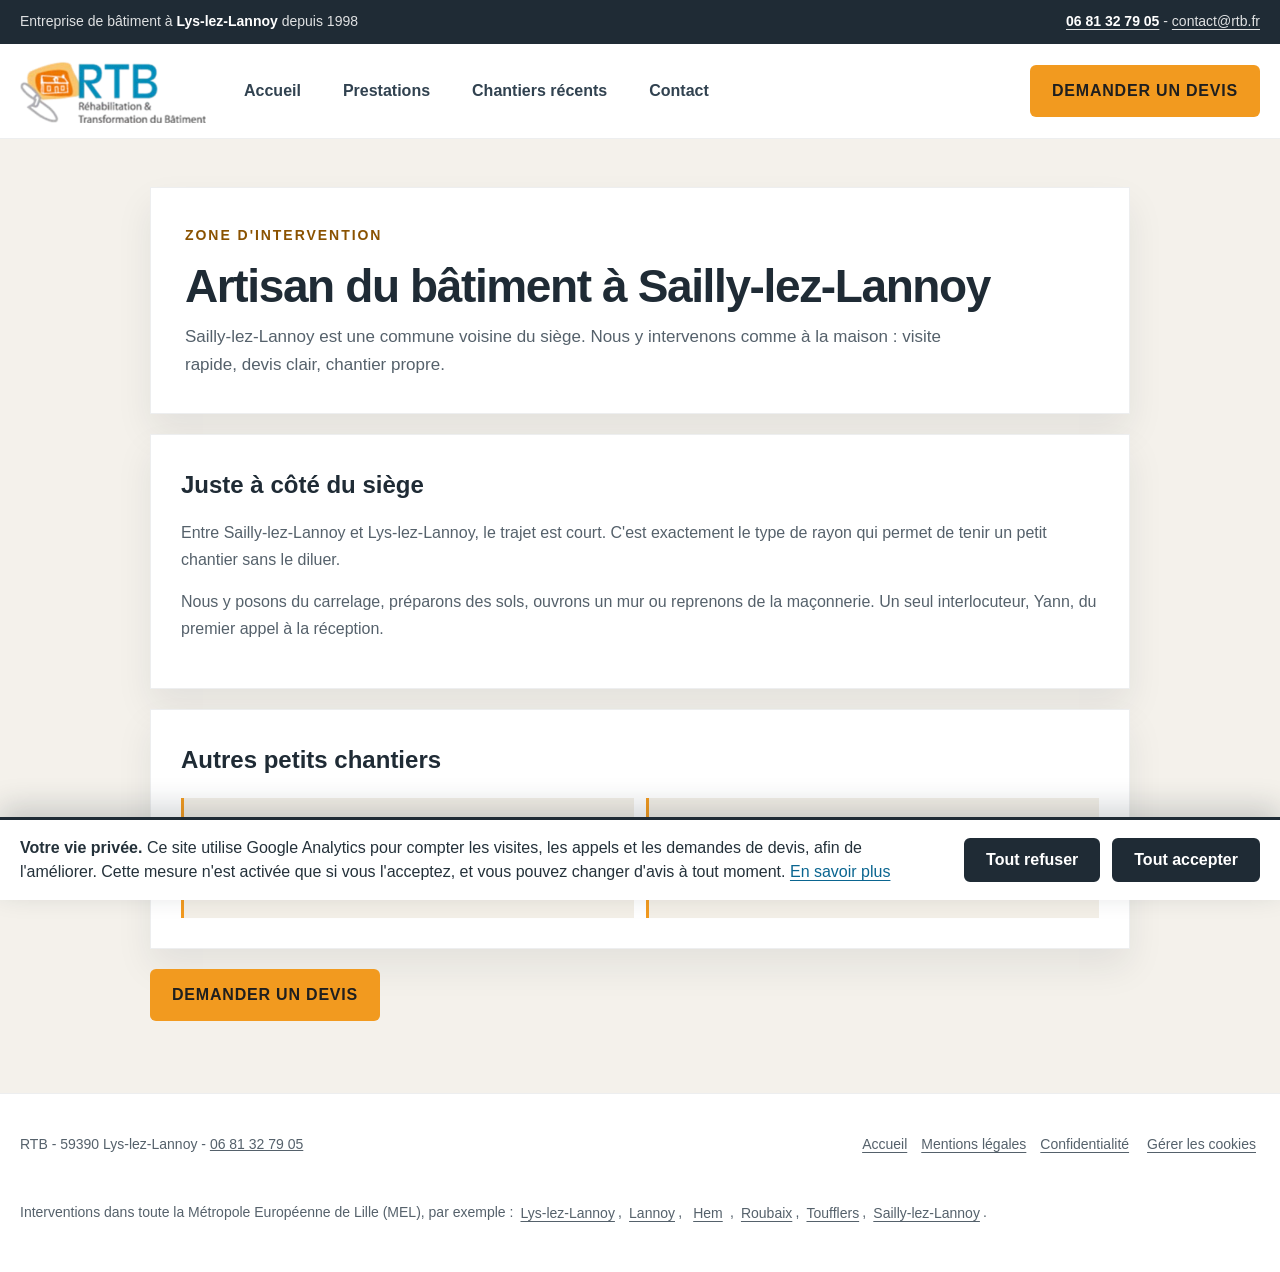
<file: sailly-lez-lannoy.html>
﻿<!DOCTYPE html>
<html lang="fr">
<head>
    <meta charset="UTF-8">
    <meta http-equiv="Content-Security-Policy" content="upgrade-insecure-requests">
    <script>
        // Safari signale « non sécurisé » une page ou un formulaire en http. Sur le vrai domaine, on passe en https (pas en local).
        if (location.protocol === "http:" && /^(www\.)?rtb\.fr$/i.test(location.hostname)) location.replace("https://rtb.fr" + location.pathname + location.search + location.hash);
    </script>
    <meta name="viewport" content="width=device-width, initial-scale=1.0">
    <title>Maçonnerie et carrelage à Sailly-lez-Lannoy | RTB</title>
    <meta name="description" content="Intervention RTB à Sailly-lez-Lannoy : carrelage, terrasse, ouverture de mur et petites reprises. Siège à Lys-lez-Lannoy.">
    <link rel="canonical" href="https://rtb.fr/sailly-lez-lannoy.html">
    <link rel="icon" href="favicon.ico" sizes="any">
    <link rel="icon" type="image/png" sizes="32x32" href="favicon-32.png">
    <link rel="apple-touch-icon" href="apple-touch-icon.png">
    <meta property="og:type" content="website">
    <meta property="og:url" content="https://rtb.fr/sailly-lez-lannoy.html">
    <meta property="og:title" content="Maçonnerie et carrelage à Sailly-lez-Lannoy | RTB">
    <meta property="og:description" content="Intervention RTB à Sailly-lez-Lannoy : carrelage, terrasse, ouverture de mur et petites reprises. Siège à Lys-lez-Lannoy.">
    <meta property="og:image" content="https://rtb.fr/images/piece.jpg">
    <link rel="stylesheet" href="site.css">
    <link rel="stylesheet" href="ux.css">
    <script src="tracking.js" defer></script>
    <script src="site.js" defer></script>
    <script type="application/ld+json">
{
      "@context": "https://schema.org",
      "@type": "WebPage",
      "name": "Sailly-lez-Lannoy",
      "url": "https://rtb.fr/sailly-lez-lannoy.html",
      "about": {
        "@type": "HomeAndConstructionBusiness",
        "name": "Réhabilitation Transformation Bâtiment Rtb",
        "alternateName": "RTB",
        "telephone": "+33681327905",
        "address": {
          "@type": "PostalAddress",
          "addressLocality": "Lys-lez-Lannoy",
          "postalCode": "59390",
          "addressCountry": "FR"
        },
        "areaServed": { "@type": "City", "name": "Sailly-lez-Lannoy" }
      }
    }
    </script>
</head>
<body class="has-mobile-bar">
    <a class="skip-link" href="#main">Aller au contenu principal</a>

    <div class="topbar" role="region" aria-label="Coordonnées de l'entreprise">
        <div class="container topbar-inner">
            <div>Entreprise de bâtiment à <strong>Lys-lez-Lannoy</strong> depuis 1998</div>
            <div>
                <a href="tel:0681327905" style="color: inherit;"><strong>06 81 32 79 05</strong></a>
                -
                <a href="mailto:contact@rtb.fr" style="color: inherit;">contact@rtb.fr</a>
            </div>
        </div>
    </div>
    <header class="site-header">
        <div class="container header-inner">
            <a class="brand" href="index.html" aria-label="Accueil RTB">
                <img src="rtb-logo.png" alt="RTB Bâtiment" width="186" height="54">
            </a>
            <div class="nav-wrap" id="site-nav" data-nav-wrap>
                <div class="nav-shell">
                    <nav class="nav" aria-label="Navigation principale">
                        <a class="nav-link" href="index.html">Accueil</a>
                        <a class="nav-link" href="index.html#prestations">Prestations</a>
                        <a class="nav-link" href="chantiers-recents.html">Chantiers récents</a>
                        <a class="nav-link" href="index.html#contact">Contact</a>
                    </nav>
                </div>
            </div>
            <div class="header-cta">
                <a href="index.html#devis" class="btn btn-primary"><span class="cta-full">Demander un devis</span><span class="cta-short">Devis</span></a>
            </div>
            <button class="menu-toggle" type="button" aria-label="Ouvrir le menu" aria-expanded="false" aria-controls="site-nav" data-menu-toggle>&#9776;</button>
        </div>
    </header>
    <main id="main" tabindex="-1" class="page-main">
        <div class="container">
            <section class="page-hero">
                <span class="eyebrow">Zone d'intervention</span>
                <h1>Artisan du bâtiment à Sailly-lez-Lannoy</h1>
                <p class="intro">Sailly-lez-Lannoy est une commune voisine du siège. Nous y intervenons comme à la maison : visite rapide, devis clair, chantier propre.</p>
            </section>
                        <section class="card">
                <h2>Juste à côté du siège</h2>
                <p>Entre Sailly-lez-Lannoy et Lys-lez-Lannoy, le trajet est court. C'est exactement le type de rayon qui permet de tenir un petit chantier sans le diluer.</p>
                <p>Nous y posons du carrelage, préparons des sols, ouvrons un mur ou reprenons de la maçonnerie. Un seul interlocuteur, Yann, du premier appel à la réception.</p>
            </section>            <section class="card">
                <h2>Autres petits chantiers</h2>
                <div class="related-grid">
                    <a href="carrelage.html">Carrelage</a>
                    <a href="ouverture-mur.html">Ouverture de mur</a>
                    <a href="dalles-terrasses.html">Dalles et terrasses</a>
                    <a href="maconnerie.html">Maçonnerie</a>
                </div>
            </section>
            <div class="cta-row">
                <a class="btn btn-primary" href="index.html#devis">Demander un devis</a>
            </div>
        </div>
    </main>
    <footer class="site-footer">
        <div class="container footer-inner">
            <div>RTB - 59390 Lys-lez-Lannoy - <a href="tel:0681327905">06 81 32 79 05</a></div>
            <div class="footer-links">
                <a href="index.html">Accueil</a>
                <a href="mentions-legales.html">Mentions légales</a>
                <a href="politique-confidentialite.html">Confidentialité</a>
            </div>
            <div class="footer-zones">
                Interventions dans toute la Métropole Européenne de Lille (MEL), par exemple : <a href="lys-lez-lannoy.html">Lys-lez-Lannoy</a>,
                <a href="lannoy.html">Lannoy</a>,
                <a href="hem.html">Hem</a>,
                <a href="roubaix.html">Roubaix</a>,
                <a href="toufflers.html">Toufflers</a>,
                <a href="sailly-lez-lannoy.html">Sailly-lez-Lannoy</a>.
            </div>
        </div>
    </footer>

    <nav class="mobile-bar" aria-label="Actions rapides">
        <a class="mobile-bar-btn mobile-bar-call" href="tel:0681327905">
            <svg viewBox="0 0 24 24" fill="currentColor" aria-hidden="true" focusable="false"><path d="M6.6 10.8a15.1 15.1 0 0 0 6.6 6.6l2.2-2.2a1 1 0 0 1 1-.25c1.1.37 2.3.57 3.6.57a1 1 0 0 1 1 1V20a1 1 0 0 1-1 1A17 17 0 0 1 3 4a1 1 0 0 1 1-1h3.5a1 1 0 0 1 1 1c0 1.25.2 2.45.57 3.57a1 1 0 0 1-.25 1z"/></svg>
            <span>Appeler<span class="sr-only"> le 06 81 32 79 05</span></span>
        </a>
        <a class="mobile-bar-btn mobile-bar-devis" href="index.html#devis">Devis</a>
    </nav>

</body>
</html>
</file>
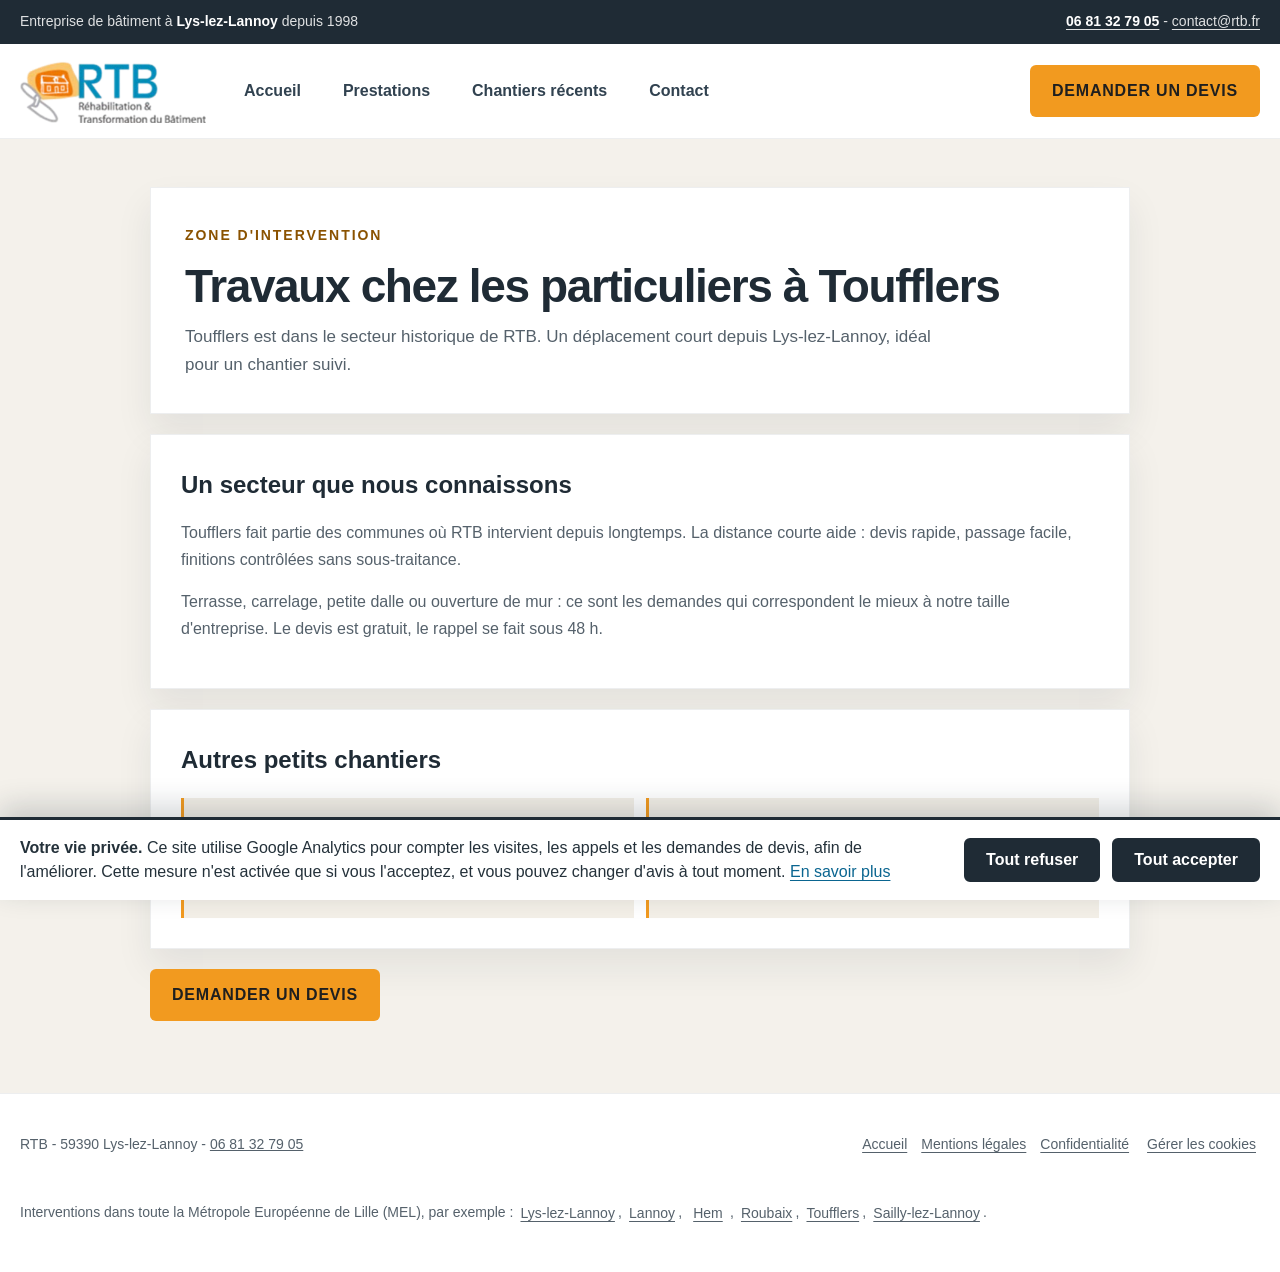
<file: toufflers.html>
﻿<!DOCTYPE html>
<html lang="fr">
<head>
    <meta charset="UTF-8">
    <meta http-equiv="Content-Security-Policy" content="upgrade-insecure-requests">
    <script>
        // Safari signale « non sécurisé » une page ou un formulaire en http. Sur le vrai domaine, on passe en https (pas en local).
        if (location.protocol === "http:" && /^(www\.)?rtb\.fr$/i.test(location.hostname)) location.replace("https://rtb.fr" + location.pathname + location.search + location.hash);
    </script>
    <meta name="viewport" content="width=device-width, initial-scale=1.0">
    <title>Terrasse et maçonnerie à Toufflers | RTB</title>
    <meta name="description" content="RTB intervient à Toufflers pour terrasses, carrelage, dalles et petites reprises. Entreprise locale à Lys-lez-Lannoy depuis 1998.">
    <link rel="canonical" href="https://rtb.fr/toufflers.html">
    <link rel="icon" href="favicon.ico" sizes="any">
    <link rel="icon" type="image/png" sizes="32x32" href="favicon-32.png">
    <link rel="apple-touch-icon" href="apple-touch-icon.png">
    <meta property="og:type" content="website">
    <meta property="og:url" content="https://rtb.fr/toufflers.html">
    <meta property="og:title" content="Terrasse et maçonnerie à Toufflers | RTB">
    <meta property="og:description" content="RTB intervient à Toufflers pour terrasses, carrelage, dalles et petites reprises. Entreprise locale à Lys-lez-Lannoy depuis 1998.">
    <meta property="og:image" content="https://rtb.fr/images/piece.jpg">
    <link rel="stylesheet" href="site.css">
    <link rel="stylesheet" href="ux.css">
    <script src="tracking.js" defer></script>
    <script src="site.js" defer></script>
    <script type="application/ld+json">
{
      "@context": "https://schema.org",
      "@type": "WebPage",
      "name": "Toufflers",
      "url": "https://rtb.fr/toufflers.html",
      "about": {
        "@type": "HomeAndConstructionBusiness",
        "name": "Réhabilitation Transformation Bâtiment Rtb",
        "alternateName": "RTB",
        "telephone": "+33681327905",
        "address": {
          "@type": "PostalAddress",
          "addressLocality": "Lys-lez-Lannoy",
          "postalCode": "59390",
          "addressCountry": "FR"
        },
        "areaServed": { "@type": "City", "name": "Toufflers" }
      }
    }
    </script>
</head>
<body class="has-mobile-bar">
    <a class="skip-link" href="#main">Aller au contenu principal</a>

    <div class="topbar" role="region" aria-label="Coordonnées de l'entreprise">
        <div class="container topbar-inner">
            <div>Entreprise de bâtiment à <strong>Lys-lez-Lannoy</strong> depuis 1998</div>
            <div>
                <a href="tel:0681327905" style="color: inherit;"><strong>06 81 32 79 05</strong></a>
                -
                <a href="mailto:contact@rtb.fr" style="color: inherit;">contact@rtb.fr</a>
            </div>
        </div>
    </div>
    <header class="site-header">
        <div class="container header-inner">
            <a class="brand" href="index.html" aria-label="Accueil RTB">
                <img src="rtb-logo.png" alt="RTB Bâtiment" width="186" height="54">
            </a>
            <div class="nav-wrap" id="site-nav" data-nav-wrap>
                <div class="nav-shell">
                    <nav class="nav" aria-label="Navigation principale">
                        <a class="nav-link" href="index.html">Accueil</a>
                        <a class="nav-link" href="index.html#prestations">Prestations</a>
                        <a class="nav-link" href="chantiers-recents.html">Chantiers récents</a>
                        <a class="nav-link" href="index.html#contact">Contact</a>
                    </nav>
                </div>
            </div>
            <div class="header-cta">
                <a href="index.html#devis" class="btn btn-primary"><span class="cta-full">Demander un devis</span><span class="cta-short">Devis</span></a>
            </div>
            <button class="menu-toggle" type="button" aria-label="Ouvrir le menu" aria-expanded="false" aria-controls="site-nav" data-menu-toggle>&#9776;</button>
        </div>
    </header>
    <main id="main" tabindex="-1" class="page-main">
        <div class="container">
            <section class="page-hero">
                <span class="eyebrow">Zone d'intervention</span>
                <h1>Travaux chez les particuliers à Toufflers</h1>
                <p class="intro">Toufflers est dans le secteur historique de RTB. Un déplacement court depuis Lys-lez-Lannoy, idéal pour un chantier suivi.</p>
            </section>
                        <section class="card">
                <h2>Un secteur que nous connaissons</h2>
                <p>Toufflers fait partie des communes où RTB intervient depuis longtemps. La distance courte aide : devis rapide, passage facile, finitions contrôlées sans sous-traitance.</p>
                <p>Terrasse, carrelage, petite dalle ou ouverture de mur : ce sont les demandes qui correspondent le mieux à notre taille d'entreprise. Le devis est gratuit, le rappel se fait sous 48 h.</p>
            </section>            <section class="card">
                <h2>Autres petits chantiers</h2>
                <div class="related-grid">
                    <a href="carrelage.html">Carrelage</a>
                    <a href="ouverture-mur.html">Ouverture de mur</a>
                    <a href="dalles-terrasses.html">Dalles et terrasses</a>
                    <a href="maconnerie.html">Maçonnerie</a>
                </div>
            </section>
            <div class="cta-row">
                <a class="btn btn-primary" href="index.html#devis">Demander un devis</a>
            </div>
        </div>
    </main>
    <footer class="site-footer">
        <div class="container footer-inner">
            <div>RTB - 59390 Lys-lez-Lannoy - <a href="tel:0681327905">06 81 32 79 05</a></div>
            <div class="footer-links">
                <a href="index.html">Accueil</a>
                <a href="mentions-legales.html">Mentions légales</a>
                <a href="politique-confidentialite.html">Confidentialité</a>
            </div>
            <div class="footer-zones">
                Interventions dans toute la Métropole Européenne de Lille (MEL), par exemple : <a href="lys-lez-lannoy.html">Lys-lez-Lannoy</a>,
                <a href="lannoy.html">Lannoy</a>,
                <a href="hem.html">Hem</a>,
                <a href="roubaix.html">Roubaix</a>,
                <a href="toufflers.html">Toufflers</a>,
                <a href="sailly-lez-lannoy.html">Sailly-lez-Lannoy</a>.
            </div>
        </div>
    </footer>

    <nav class="mobile-bar" aria-label="Actions rapides">
        <a class="mobile-bar-btn mobile-bar-call" href="tel:0681327905">
            <svg viewBox="0 0 24 24" fill="currentColor" aria-hidden="true" focusable="false"><path d="M6.6 10.8a15.1 15.1 0 0 0 6.6 6.6l2.2-2.2a1 1 0 0 1 1-.25c1.1.37 2.3.57 3.6.57a1 1 0 0 1 1 1V20a1 1 0 0 1-1 1A17 17 0 0 1 3 4a1 1 0 0 1 1-1h3.5a1 1 0 0 1 1 1c0 1.25.2 2.45.57 3.57a1 1 0 0 1-.25 1z"/></svg>
            <span>Appeler<span class="sr-only"> le 06 81 32 79 05</span></span>
        </a>
        <a class="mobile-bar-btn mobile-bar-devis" href="index.html#devis">Devis</a>
    </nav>

</body>
</html>
</file>
<file: ux.css>
/*
 * RTB - couche partagée accessibilité / mobile.
 * Chargée après le CSS propre à chaque page pour ne modifier que ce qui est nécessaire.
 */

/* ---------- Texte : base 16 px, tout en unités relatives ---------- */
html { -webkit-text-size-adjust: 100%; text-size-adjust: 100%; }
body { font-size: 1rem; overflow-wrap: break-word; }

/* ---------- Lien d'évitement ---------- */
.skip-link {
    position: absolute;
    top: -5rem;
    left: 0.75rem;
    z-index: 100;
    padding: 0.75rem 1rem;
    border-radius: 6px;
    background: #1f2b35;
    color: #fff;
    font-weight: 700;
    text-decoration: underline;
}
.skip-link:focus { top: 0.75rem; }
main:focus, main:focus-visible { outline: none; }

/* ---------- Focus clavier visible ---------- */
:focus-visible {
    outline: 3px solid #1f2b35;
    outline-offset: 2px;
}
/* Sur fonds sombres, l'anneau passe en blanc pour rester visible (≥ 3:1). */
.topbar :focus-visible,
.hero-copy :focus-visible,
.contact-panel :focus-visible,
.territory-note :focus-visible { outline-color: #fff; }
input:focus-visible,
textarea:focus-visible,
select:focus-visible {
    outline-offset: 0;
    border-color: #1f2b35;
}

/* ---------- Liens reconnaissables sans la couleur : soulignés ---------- */
p a:not(.btn),
li a:not(.channel):not(.btn),
.card > a:not(.btn),
.photo-rights a,
.reviews-note a,
.footer-links a,
.footer-zones a,
.topbar a { text-decoration: underline; text-underline-offset: 0.18em; }

/* ---------- Cibles tactiles d'au moins 44 x 44 px ---------- */
.nav-link,
.nav a { min-height: 2.75rem; }
.menu-toggle { min-width: 2.75rem; min-height: 2.75rem; border-color: rgba(31, 43, 53, 0.55); }
.topbar a,
.footer-links a { display: inline-flex; align-items: center; min-height: 2.75rem; }
.footer-zones a { display: inline-block; min-width: 2.75rem; padding: 0.7rem 0.2rem; text-align: center; }
.brand { min-height: 2.75rem; }
.contact-line a,
.card div > a { display: inline-flex; align-items: center; min-height: 2.75rem; }
.zone-links a { min-width: 2.75rem; justify-content: center; }
.nav-link.is-current,
.nav a.is-current {
    text-decoration: underline;
    text-decoration-thickness: 2px;
    text-underline-offset: 6px;
}

/* Très petits écrans (320 px, zoom 400 %) : l'en-tête reste sur une ligne sans débordement. */
@media (max-width: 22.5rem) {
    .header-inner { gap: 0.25rem; }
    .brand img { width: 6rem; }
    .header-cta .btn { padding: 0 0.5rem; }
}

/* ---------- Mouvement réduit ---------- */
@media (prefers-reduced-motion: reduce) {
    html { scroll-behavior: auto !important; }
    *, *::before, *::after {
        animation-duration: 0.01ms !important;
        animation-iteration-count: 1 !important;
        transition-duration: 0.01ms !important;
        scroll-behavior: auto !important;
    }
    .btn:hover,
    a.service-card:hover { transform: none !important; }
}

/* ---------- Explications du jargon, toujours visibles (aucune infobulle au survol) ---------- */
.plain-note {
    margin: 0.75rem 0 0;
    padding: 0.625rem 0.75rem;
    border-left: 4px solid #1495c9;
    background: #eef6fa;
    color: #24313a;
    font-size: 1rem;
}
.service-body .plain-note { margin-top: 0.75rem; }
.glossary { margin: 1rem 0 0; }
.glossary dt { margin-top: 0.875rem; color: #1f2b35; font-weight: 800; }
.glossary dt:first-child { margin-top: 0; }
.glossary dd { margin: 0.125rem 0 0; color: #55616b; font-size: 1rem; }

/* ---------- Bandeau cookies (consentement) ---------- */
.cookie-banner {
    position: fixed;
    left: 0;
    right: 0;
    bottom: 0;
    z-index: 90;
    max-height: 80vh;
    overflow: auto;
    padding: 1rem max(1rem, env(safe-area-inset-right)) calc(1rem + env(safe-area-inset-bottom)) max(1rem, env(safe-area-inset-left));
    background: #fff;
    color: #24313a;
    border-top: 3px solid #1f2b35;
    box-shadow: 0 -10px 30px rgba(27, 39, 49, 0.2);
}
.cookie-banner[hidden] { display: none; }
.cookie-banner-inner {
    width: min(1240px, 100%);
    margin: 0 auto;
    display: flex;
    flex-wrap: wrap;
    align-items: center;
    justify-content: space-between;
    gap: 1rem 1.5rem;
}
.cookie-banner-text { flex: 1 1 26rem; margin: 0; font-size: 1rem; line-height: 1.5; }
.cookie-banner-text a { color: #0a6590; text-decoration: underline; text-underline-offset: 0.18em; }
.cookie-actions { display: flex; flex: 0 1 auto; flex-wrap: wrap; gap: 0.75rem; }
/* « Tout refuser » et « Tout accepter » ont exactement le même aspect (recommandation CNIL). */
.cookie-btn {
    min-width: 8.5rem;
    min-height: 2.75rem;
    padding: 0 1.25rem;
    border: 2px solid #1f2b35;
    border-radius: 6px;
    background: #1f2b35;
    color: #fff;
    font: inherit;
    font-weight: 800;
    cursor: pointer;
}
.cookie-btn:hover { background: #314250; }
.cookie-link {
    display: inline-flex;
    align-items: center;
    min-height: 2.75rem;
    padding: 0 0.25rem;
    border: 0;
    background: none;
    color: inherit;
    font: inherit;
    text-decoration: underline;
    text-underline-offset: 0.18em;
    cursor: pointer;
}
@media (max-width: 760px) {
    .cookie-actions { width: 100%; }
    .cookie-btn { flex: 1 1 0; }
}

/* ---------- Utilitaires ---------- */
.sr-only {
    position: absolute;
    width: 1px;
    height: 1px;
    margin: -1px;
    padding: 0;
    overflow: hidden;
    clip: rect(0, 0, 0, 0);
    white-space: nowrap;
    border: 0;
}

/* Le formulaire de devis ne doit pas passer sous l'en-tête fixe après un défilement. */
#devis { scroll-margin-top: 7rem; }

/* ---------- Barre d'actions mobile (Appeler / Devis) ---------- */
.mobile-bar { display: none; }

@media (max-width: 760px) {
    .mobile-bar {
        position: fixed;
        left: 0;
        right: 0;
        bottom: 0;
        z-index: 60;
        display: grid;
        grid-template-columns: 1fr 1fr;
        gap: 0.5rem;
        padding: 0.5rem max(0.75rem, env(safe-area-inset-right)) calc(0.5rem + env(safe-area-inset-bottom)) max(0.75rem, env(safe-area-inset-left));
        background: #fff;
        border-top: 1px solid rgba(31, 43, 53, 0.25);
        box-shadow: 0 -8px 20px rgba(27, 39, 49, 0.12);
    }

    .mobile-bar-btn {
        display: inline-flex;
        align-items: center;
        justify-content: center;
        gap: 0.5rem;
        min-height: 3rem;
        padding: 0 1rem;
        border-radius: 6px;
        font-size: 1rem;
        font-weight: 800;
        letter-spacing: 0.04em;
        text-transform: uppercase;
        text-decoration: none;
    }

    .mobile-bar-btn svg { flex: 0 0 auto; width: 1.25rem; height: 1.25rem; }
    .mobile-bar-call { background: #1f2b35; color: #fff; }
    .mobile-bar-devis { background: #f29a1f; color: #1f1f1f; }

    /* Le contenu et le pied de page restent entièrement accessibles au-dessus de la barre. */
    body.has-mobile-bar .site-footer,
    body.has-mobile-bar .footer {
        padding-bottom: calc(5.5rem + env(safe-area-inset-bottom));
    }

    html { scroll-padding-bottom: 5.5rem; }

    body.has-mobile-bar .scroll-top {
        right: 1rem;
        bottom: calc(5.5rem + env(safe-area-inset-bottom));
    }
}

/* Écrans très courts (zoom élevé, paysage) : rien ne reste fixé et ne masque le contenu. */
@media (max-height: 30rem) {
    .site-header { position: static; }
    .mobile-bar { position: static; box-shadow: none; }
    body.has-mobile-bar .site-footer,
    body.has-mobile-bar .footer { padding-bottom: 2rem; }
    body.has-mobile-bar .scroll-top { bottom: 1rem; }
}

/* Formulaire : les messages restent visibles sous l'en-tete collant lors du deplacement du focus. */
.form-success,
.form-summary,
.form-alert {
    scroll-margin-top: 7rem;
    scroll-margin-bottom: 6rem;
}

select,
select option {
    font-size: 1rem;
}
</file>
<file: site.css>
:root {
    --bg: #f4f1eb;
    --surface: #ffffff;
    --surface-alt: #f3efe7;
    --dark: #1f2b35;
    --dark-soft: #314250;
    --text: #24313a;
    --muted: #55616b;
    --line: #d8d3ca;
    --blue: #1495c9;
    --orange: #f29a1f;
    --orange-dark: #8a5200; /* orange foncé : texte (≥ 5:1) ; --orange reste réservé aux aplats */
    --blue-text: #0a6590;
    --shadow: 0 18px 34px rgba(27, 39, 49, 0.08);
    --content: 1240px;
}

* { box-sizing: border-box; }
html { scroll-behavior: smooth; }
body {
    margin: 0;
    font-family: Inter, "Segoe UI", Arial, sans-serif;
    color: var(--text);
    background: var(--bg);
    line-height: 1.65;
}
a { color: inherit; text-decoration: none; }
img { display: block; max-width: 100%; height: auto; }
.container { width: min(var(--content), calc(100% - 32px)); margin: 0 auto; }

.topbar {
    background: var(--dark);
    color: rgba(255, 255, 255, 0.86);
    font-size: 0.875rem;
}
.topbar-inner {
    min-height: 44px;
    display: flex;
    align-items: center;
    justify-content: space-between;
    gap: 16px;
}
.topbar strong { color: #fff; }

.site-header {
    position: sticky;
    top: 0;
    z-index: 40;
    background: rgba(255, 255, 255, 0.97);
    border-bottom: 1px solid rgba(31, 43, 53, 0.08);
    backdrop-filter: blur(12px);
}
.header-inner {
    min-height: 94px;
    display: flex;
    align-items: center;
    gap: 26px;
}
.brand { flex: 0 0 auto; display: inline-flex; align-items: center; }
.brand img { width: 186px; height: auto; }
.menu-toggle {
    display: none;
    margin-left: auto;
    width: 48px;
    height: 48px;
    border: 1px solid rgba(31, 43, 53, 0.55);
    border-radius: 6px;
    background: #fff;
    color: var(--dark);
    font-size: 1.625rem;
    cursor: pointer;
}
.nav-wrap {
    flex: 1 1 auto;
    display: flex;
    align-items: center;
    justify-content: space-between;
    gap: 18px;
    min-width: 0;
}
.nav-shell {
    width: 100%;
    display: flex;
    align-items: center;
    justify-content: space-between;
    gap: 18px;
    min-width: 0;
}
.nav {
    display: flex;
    align-items: center;
    flex-wrap: nowrap;
    gap: 18px;
    min-width: 0;
}
.nav-link {
    display: inline-flex;
    align-items: center;
    justify-content: center;
    min-height: 2.75rem;
    padding: 0 12px;
    white-space: nowrap;
    color: var(--dark-soft);
    font-size: 1rem;
    font-weight: 700;
    border-radius: 999px;
}
.nav-link.is-current,
.nav a.is-current {
    background: #f4ede0;
    color: var(--dark);
    box-shadow: inset 0 0 0 1px rgba(242, 154, 31, 0.2);
}
.header-cta {
    flex: 0 0 auto;
    margin-left: auto;
    display: flex;
    align-items: center;
}
.header-cta .cta-short { display: none; }

.btn {
    display: inline-flex;
    align-items: center;
    justify-content: center;
    min-height: 52px;
    padding: 0 22px;
    border: 0;
    border-radius: 6px;
    font-size: 1rem;
    font-weight: 800;
    text-transform: uppercase;
    letter-spacing: 0.05em;
    cursor: pointer;
}
.btn-primary { background: var(--orange); color: #1f1f1f; }
.btn-dark { background: var(--dark); color: #fff; }

.page-main { padding: 48px 0 72px; }
.page-main .container { width: min(980px, calc(100% - 32px)); }
.page-hero {
    background: #fff;
    border: 1px solid rgba(31, 43, 53, 0.08);
    box-shadow: var(--shadow);
    padding: 34px;
    margin-bottom: 20px;
}
.eyebrow {
    display: inline-block;
    color: var(--orange-dark);
    font-size: 0.875rem;
    font-weight: 800;
    letter-spacing: 0.14em;
    text-transform: uppercase;
}
.page-hero h1 {
    margin: 14px 0 12px;
    font-size: clamp(1.875rem, 5vw, 2.875rem);
    line-height: 1.05;
    letter-spacing: -0.03em;
    color: var(--dark);
}
.intro {
    margin: 0;
    max-width: 760px;
    color: var(--muted);
    font-size: 1.0625rem;
}
.card {
    background: #fff;
    border: 1px solid rgba(31, 43, 53, 0.08);
    box-shadow: var(--shadow);
    padding: 30px;
    margin-bottom: 20px;
}
.card h2 {
    margin: 0 0 14px;
    color: var(--dark);
    font-size: 1.5rem;
}
.card p,
.card li { color: var(--muted); font-size: 1rem; }
.card a { color: var(--blue-text); text-decoration: underline; }
.card ul { margin: 14px 0 0; padding-left: 18px; }
.related-grid {
    display: grid;
    grid-template-columns: repeat(2, minmax(0, 1fr));
    gap: 12px;
    margin-top: 18px;
}
.related-grid a {
    display: block;
    padding: 14px 16px;
    background: var(--surface-alt);
    border-left: 3px solid var(--orange);
    color: var(--dark);
    text-decoration: none;
    font-weight: 700;
    font-size: 1rem;
}
.cta-row { margin-top: 8px; }

.site-footer,
.footer {
    padding: 28px 0 36px;
    background: #fff;
    border-top: 1px solid rgba(31, 43, 53, 0.08);
    color: var(--muted);
    font-size: 0.875rem;
}
.footer-inner {
    display: flex;
    justify-content: space-between;
    gap: 16px;
    align-items: center;
    flex-wrap: wrap;
}
.footer-links {
    display: flex;
    gap: 14px;
    flex-wrap: wrap;
}
.footer-zones {
    width: 100%;
    margin-top: 8px;
    color: var(--muted);
    font-size: 0.875rem;
}
.footer-zones a { text-decoration: underline; }
.site-footer a[href^="tel"] { text-decoration: underline; }

@media (max-width: 1180px) {
    .menu-toggle { display: inline-flex; align-items: center; justify-content: center; margin-left: 0; }
    .nav-wrap {
        position: absolute;
        top: 94px;
        left: 0;
        right: 0;
        display: none;
        padding: 0 20px 18px;
        z-index: 12;
    }
    .nav-wrap.open { display: block; }
    .nav-shell {
        background: #fff;
        border: 1px solid rgba(31, 43, 53, 0.08);
        box-shadow: var(--shadow);
        padding: 18px;
    }
    .nav {
        display: grid;
        grid-template-columns: repeat(2, minmax(0, 1fr));
        gap: 10px;
    }
    .nav-link {
        justify-content: flex-start;
        min-height: 48px;
        padding: 0 16px;
    }
    .header-cta { margin-left: auto; }
    .header-cta .btn { min-height: 44px; padding: 0 12px; font-size: 0.9375rem; }
    .header-cta .cta-full { display: none; }
    .header-cta .cta-short { display: inline; }
}

@media (max-width: 720px) {
    .topbar-inner,
    .footer-inner { flex-direction: column; align-items: flex-start; }
    .header-inner { min-height: 82px; }
    .nav-wrap { top: 82px; padding: 0 14px 14px; }
    .nav { grid-template-columns: 1fr; }
    .page-hero,
    .card { padding: 22px; }
    .related-grid { grid-template-columns: 1fr; }
    .brand img { width: 118px; }
}
</file>
